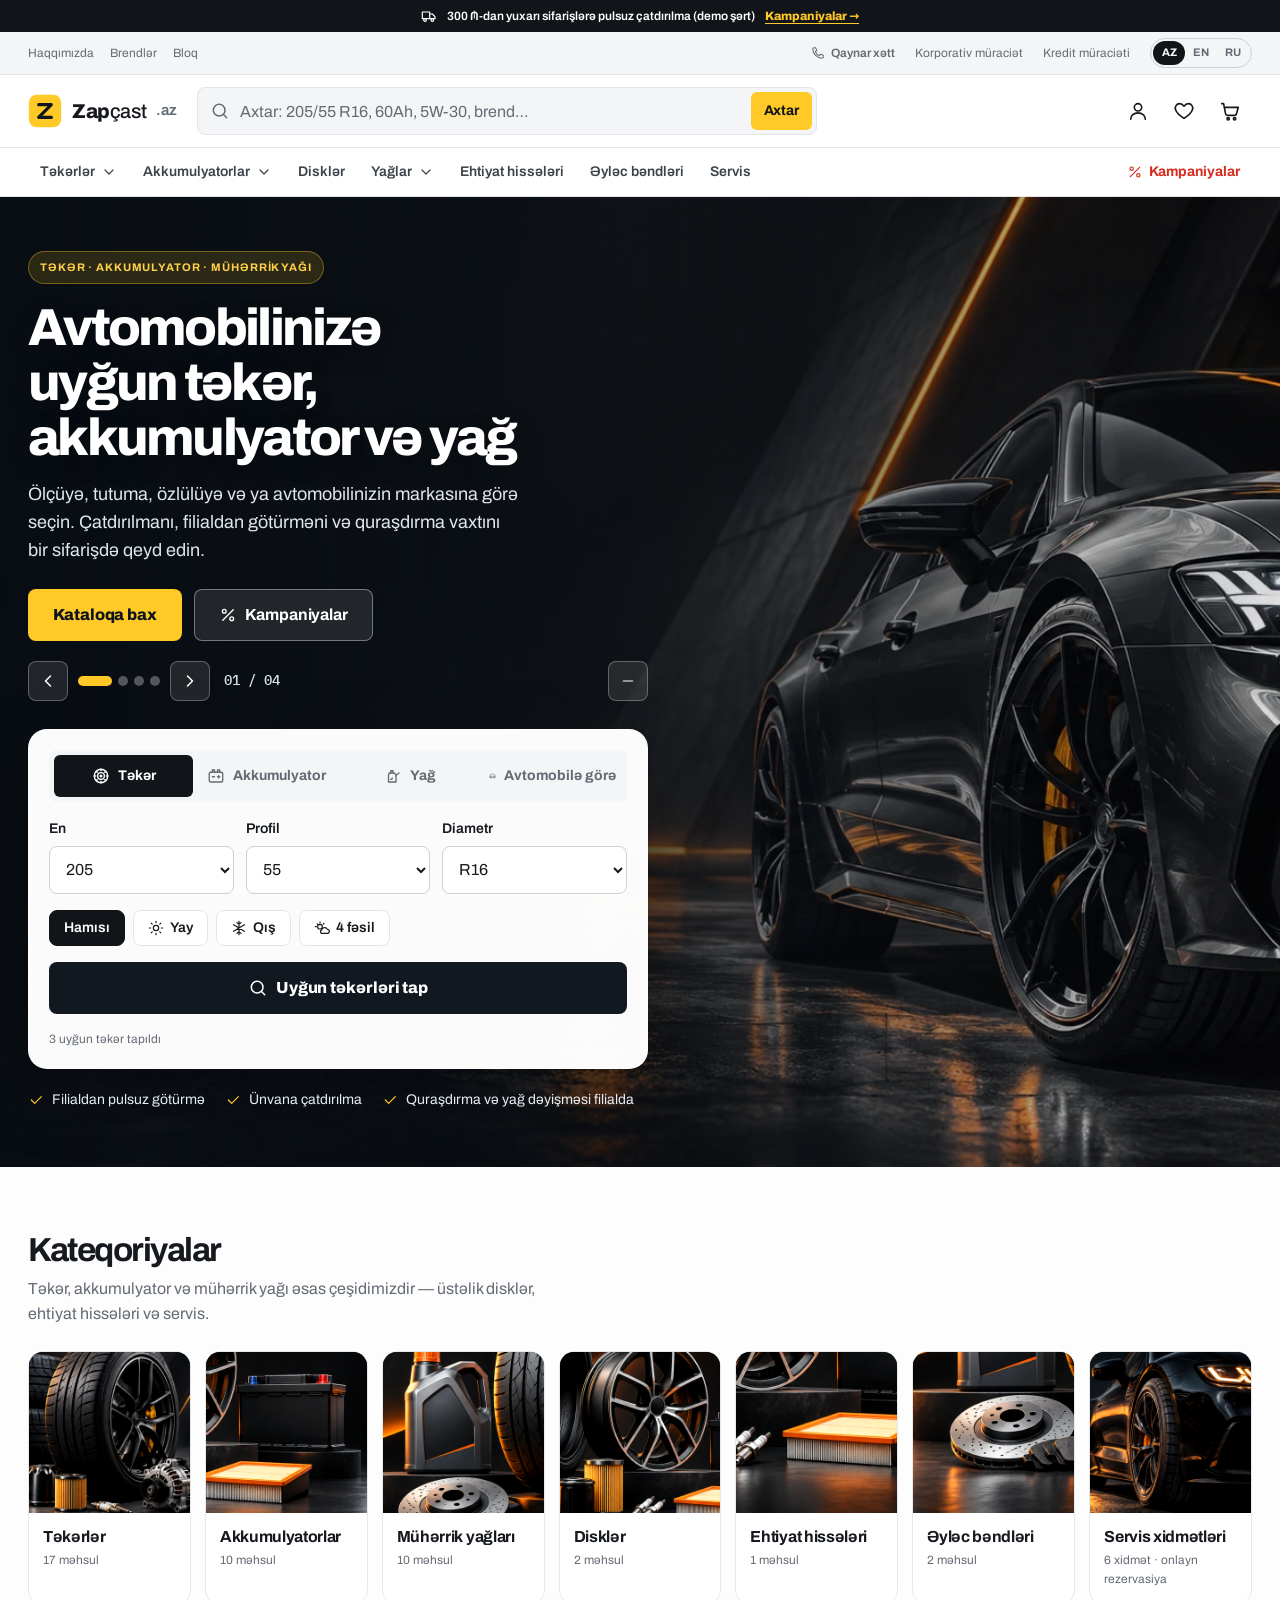
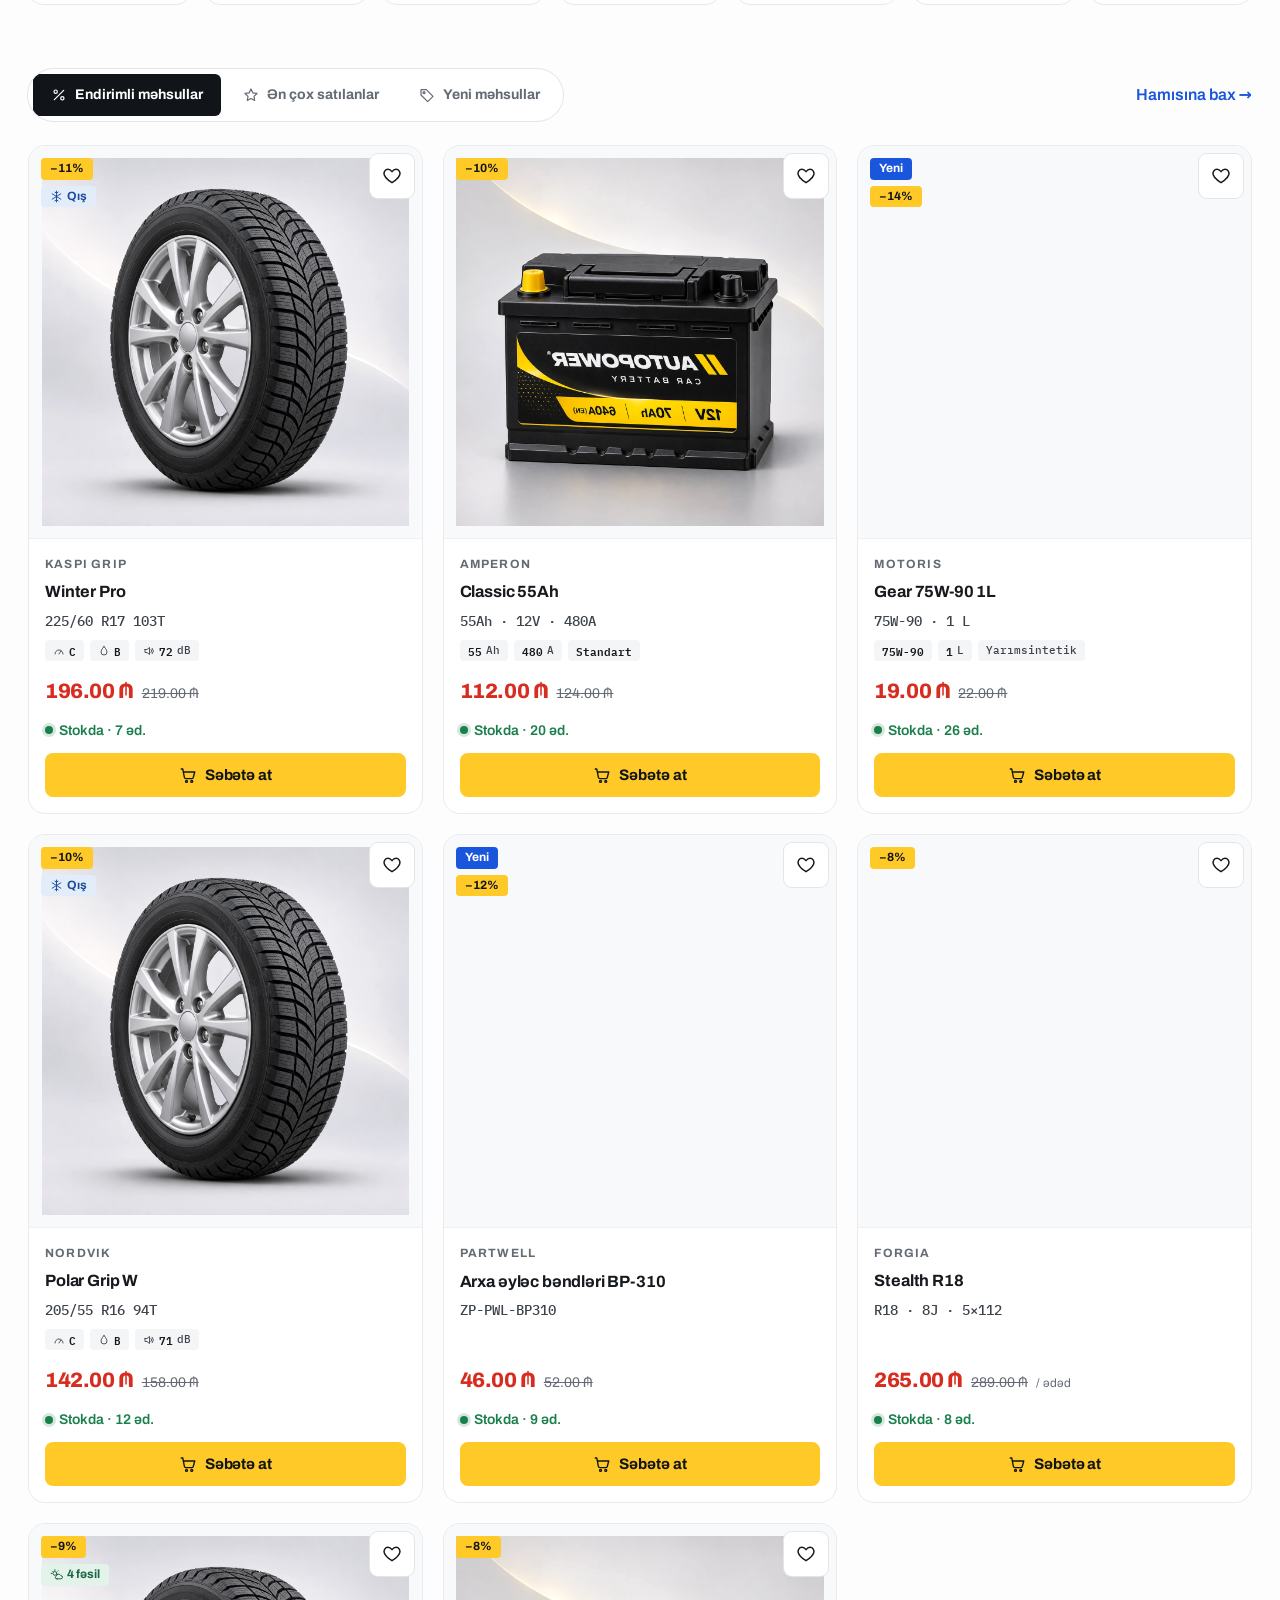
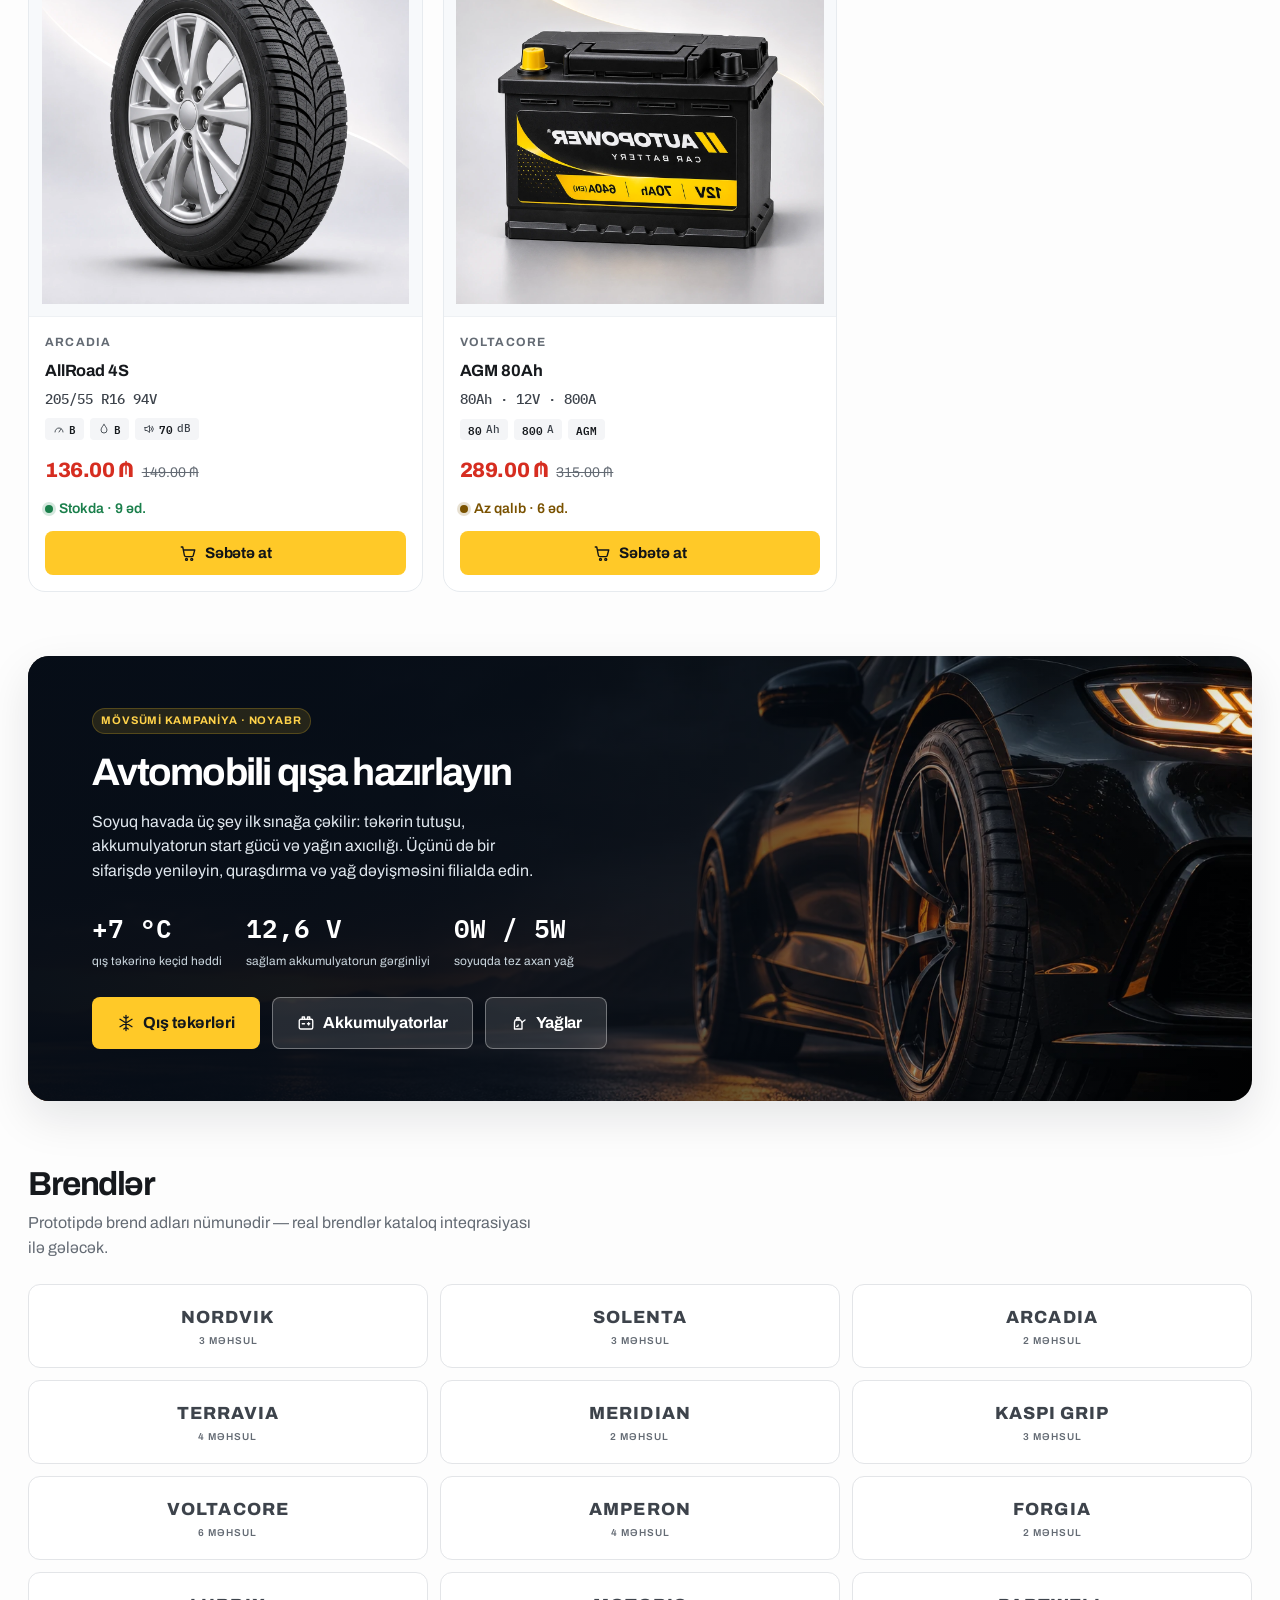
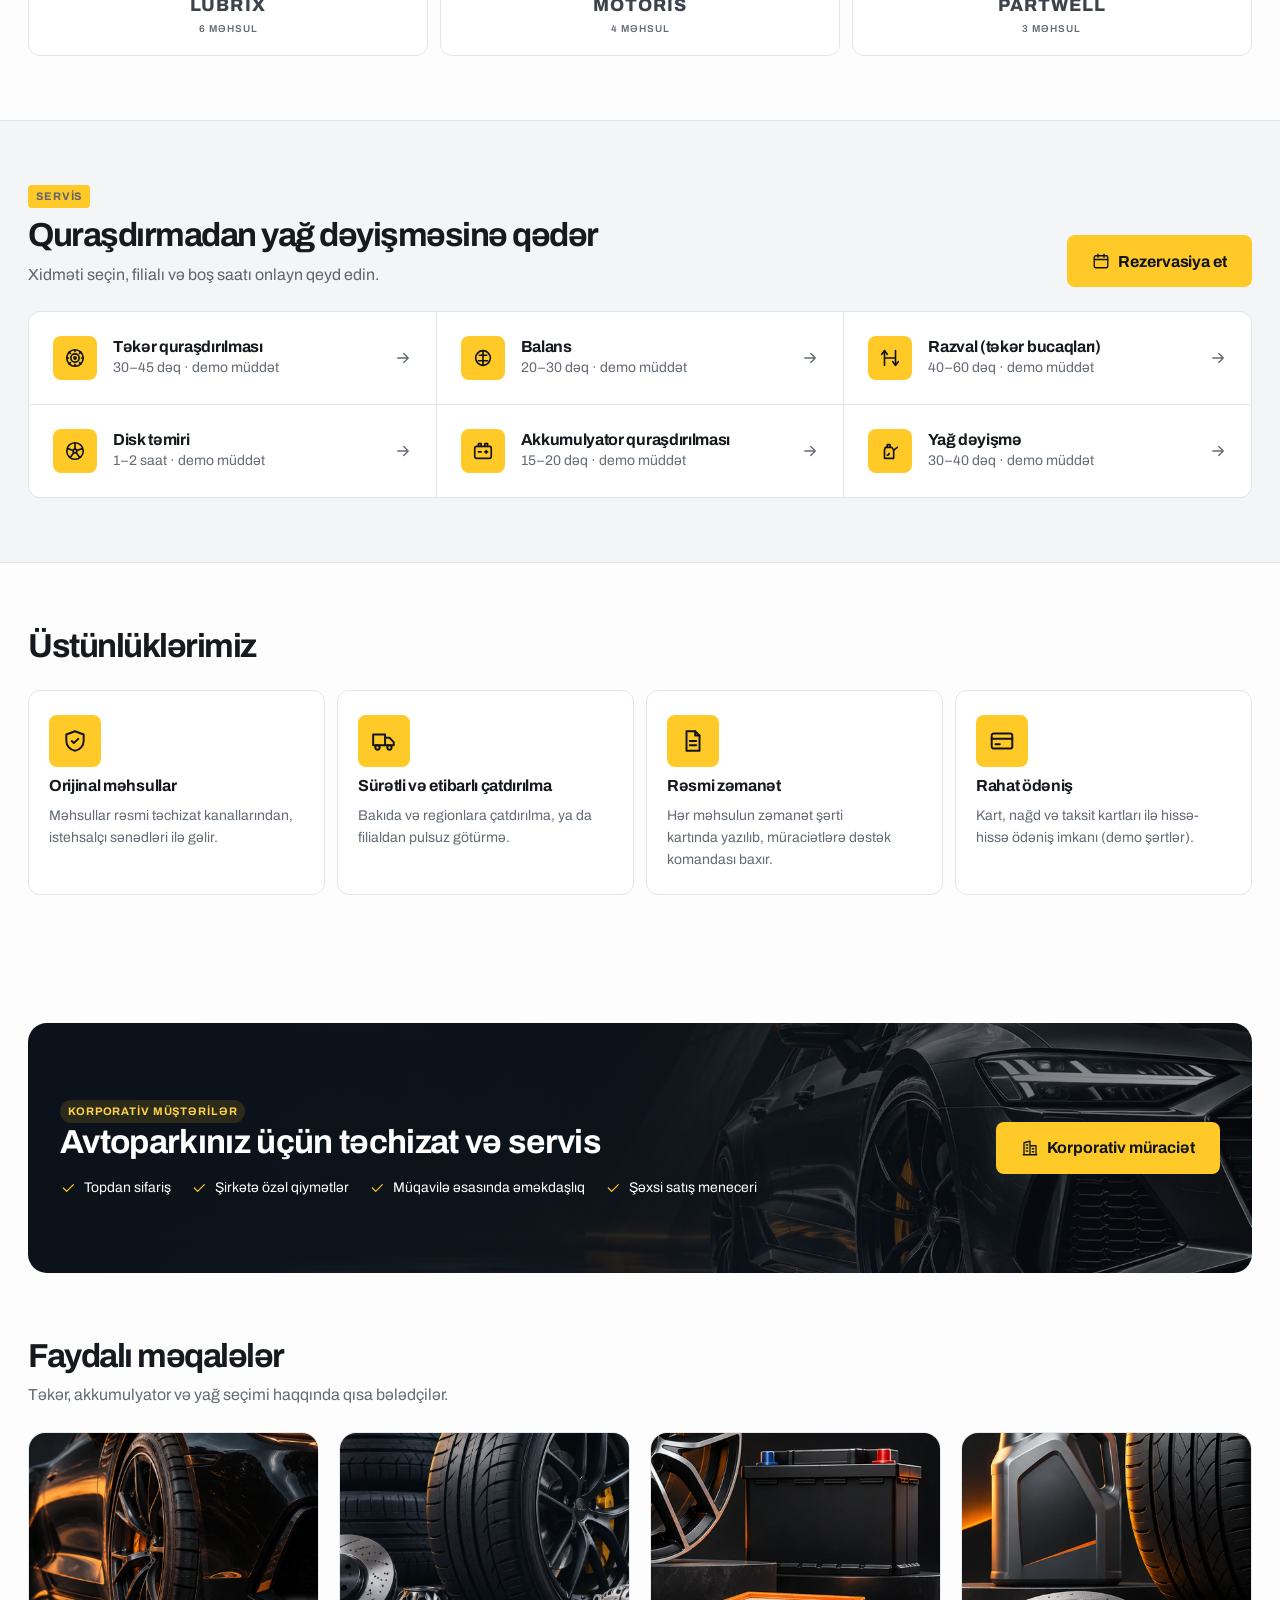
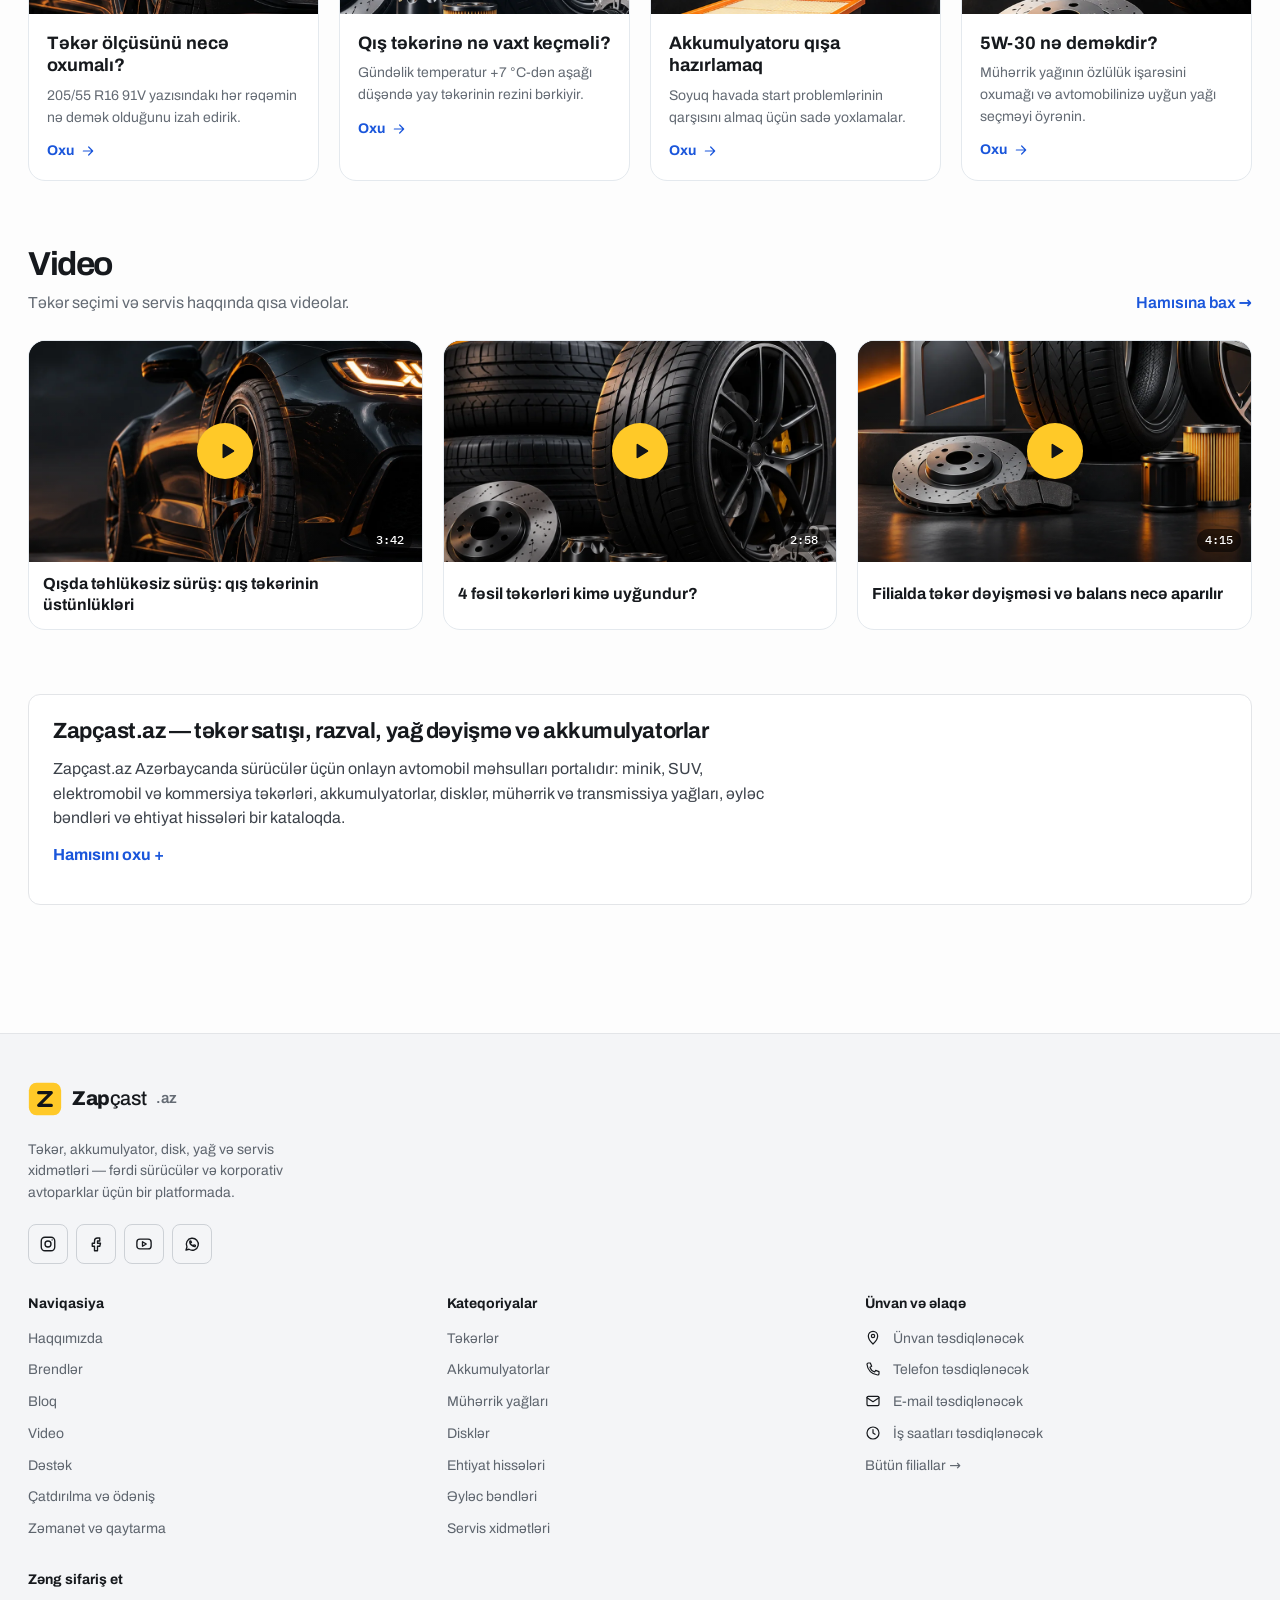
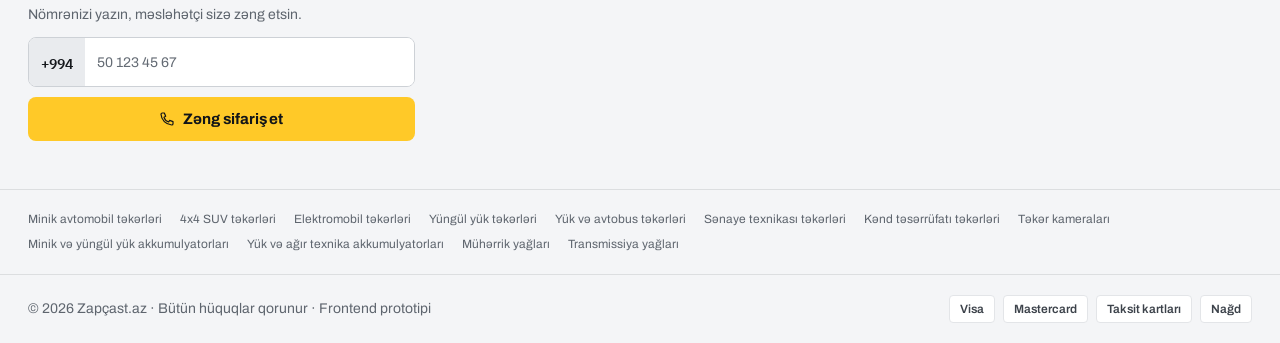
<file: index.html>
<!doctype html>
<html lang="az">
<head>
<meta charset="utf-8">
<meta name="viewport" content="width=device-width, initial-scale=1, viewport-fit=cover">
<title>Zapçast.az — təkər, akkumulyator və servis</title>
<meta name="claude:viewport-fit-sides" content="cover">
<meta name="description" content="Təkər, akkumulyator və mühərrik yağını ölçüyə, tutuma, özlülüyə və ya avtomobilinizin markasına görə tapın, servis vaxtını onlayn rezerv edin.">
<link rel="canonical" href="https://zapcast.az/">
<meta property="og:type" content="website">
<meta property="og:site_name" content="Zapçast.az">
<meta property="og:title" content="Zapçast.az — təkər, akkumulyator və servis">
<meta property="og:description" content="Təkər, akkumulyator və mühərrik yağını ölçüyə, tutuma, özlülüyə və ya avtomobilinizin markasına görə tapın, servis vaxtını onlayn rezerv edin.">
<meta property="og:url" content="https://zapcast.az/">
<meta property="og:locale" content="az_AZ">
<meta name="twitter:card" content="summary_large_image">
<meta name="theme-color" content="#FFC928">
<link rel="icon" href="data:image/svg+xml,%3Csvg xmlns=%27http://www.w3.org/2000/svg%27 viewBox=%270 0 40 40%27%3E%3Ccircle cx=%2720%27 cy=%2720%27 r=%2718%27 fill=%27%23FFC928%27/%3E%3Cpath d=%27M13 13h14L13 27h14%27 fill=%27none%27 stroke=%27%23111418%27 stroke-width=%273.6%27 stroke-linecap=%27round%27 stroke-linejoin=%27round%27/%3E%3C/svg%3E">
<link rel="preload" href="assets/fonts/archivo-latin-wdth-normal.woff2" as="font" type="font/woff2" crossorigin>
<link rel="stylesheet" href="css/fonts.css">
<link rel="stylesheet" href="css/variables.css">
<link rel="stylesheet" href="css/reset.css">
<link rel="stylesheet" href="css/base.css">
<link rel="stylesheet" href="css/layout.css">
<link rel="stylesheet" href="css/components.css">
<link rel="stylesheet" href="css/pages.css">
<link rel="stylesheet" href="css/responsive.css">
<link rel="stylesheet" href="css/theme.css">
<link rel="stylesheet" href="css/premium.css">
</head>
<body>
<div data-component="header"></div>
<main id="main" data-page="home" tabindex="-1">
<section class="hero" aria-labelledby="hero-title">
  <div class="container hero__inner">
    <div class="hero__copy">
      <div class="slider" data-slider aria-roledescription="karusel" aria-label="Kampaniyalar">
        <div class="slider__slides" aria-live="off">
          <div class="slide is-active" data-tone="yellow" data-art="0" role="group" aria-roledescription="slayd" aria-label="1 / 4">
            <p class="eyebrow">Təkər · Akkumulyator · Mühərrik yağı</p>
            <h1 id="hero-title">Avtomobilinizə uyğun təkər, akkumulyator və yağ</h1>
            <p class="hero__lede">Ölçüyə, tutuma, özlülüyə və ya avtomobilinizin markasına görə seçin. Çatdırılmanı, filialdan götürməni və quraşdırma vaxtını bir sifarişdə qeyd edin.</p>
            <div class="cluster"><a class="btn btn--primary btn--lg" href="catalog.html">Kataloqa bax</a><a class="btn btn--on-band btn--lg" href="catalog.html?sale=1"><span data-icon="percent" data-size="18"></span>Kampaniyalar</a></div>
          </div>
          <div class="slide" data-tone="sky" data-art="1" role="group" aria-roledescription="slayd" aria-label="2 / 4">
            <p class="eyebrow">Qış kampaniyası · Noyabr</p>
            <h2 class="slide__title">Qış təkərlərində 11%-dək endirim</h2>
            <p class="hero__lede">Seçilmiş qış modelləri kampaniya qiyməti ilə. Quraşdırma və balans vaxtını eyni sifarişdə seçin.</p>
            <div class="cluster"><a class="btn btn--dark btn--lg" href="catalog.html?cat=tyres&amp;season=winter"><span data-icon="snow" data-size="18"></span>Qış təkərlərinə bax</a><a class="btn btn--on-band btn--lg" href="booking.html?service=mount">Quraşdırma vaxtı seç</a></div>
          </div>
          <div class="slide" data-tone="grey" data-art="2" role="group" aria-roledescription="slayd" aria-label="3 / 4">
            <p class="eyebrow">Akkumulyatorlar</p>
            <h2 class="slide__title">Soyuq səhərdə də ilk cəhddə start</h2>
            <p class="hero__lede">Standart, EFB və AGM akkumulyatorlar — start-stop sistemli avtomobillər daxil. Filialda quraşdırma bir neçə dəqiqə çəkir.</p>
            <div class="cluster"><a class="btn btn--primary btn--lg" href="catalog.html?cat=batteries"><span data-icon="battery" data-size="18"></span>Akkumulyatorlara bax</a><a class="btn btn--on-band btn--lg" href="booking.html?service=battery">Quraşdırmaya yazıl</a></div>
          </div>
          <div class="slide" data-tone="mint" data-art="3" role="group" aria-roledescription="slayd" aria-label="4 / 4">
            <p class="eyebrow">Mühərrik yağları</p>
            <h2 class="slide__title">Yağ və filtr — bir vizitdə dəyişmə</h2>
            <p class="hero__lede">0W-20-dən 10W-40-a qədər mühərrik yağları, transmissiya mayeləri və filtrlər. Dəyişməni filialda onlayn rezerv edin.</p>
            <div class="cluster"><a class="btn btn--primary btn--lg" href="catalog.html?cat=oils"><span data-icon="oil" data-size="18"></span>Yağlara bax</a><a class="btn btn--on-band btn--lg" href="booking.html?service=oil">Yağ dəyişməyə yazıl</a></div>
          </div>
        </div>
        <div class="slider__controls">
          <button type="button" class="slider__btn" data-slide-prev aria-label="Əvvəlki slayd"><span data-icon="chevron-left" data-size="20"></span></button>
          <div class="slider__dots" role="group" aria-label="Slayd seçimi">
            <button type="button" aria-label="1-ci slayd" aria-current="true" data-slide-to="0"></button>
            <button type="button" aria-label="2-ci slayd" data-slide-to="1"></button>
            <button type="button" aria-label="3-cü slayd" data-slide-to="2"></button>
            <button type="button" aria-label="4-cü slayd" data-slide-to="3"></button>
          </div>
          <button type="button" class="slider__btn" data-slide-next aria-label="Növbəti slayd"><span data-icon="chevron-right" data-size="20"></span></button>
          <span class="slider__count mono" data-slide-count>01 / 04</span>
          <button type="button" class="slider__btn slider__pause" data-slide-pause aria-label="Avtomatik keçidi dayandır" aria-pressed="false"><span data-icon="minus" data-size="16"></span></button>
        </div>
      </div>
      <div class="finder" id="finder" data-finder>
        <div class="seg seg--4" role="tablist" aria-label="Nə axtarırsınız?">
          <button type="button" role="tab" id="tab-size" aria-controls="panel-size" aria-selected="true"><span data-icon="tyre" data-size="18"></span>Təkər</button>
          <button type="button" role="tab" id="tab-bat" aria-controls="panel-bat" aria-selected="false" tabindex="-1"><span data-icon="battery" data-size="18"></span>Akkumulyator</button>
          <button type="button" role="tab" id="tab-oil" aria-controls="panel-oil" aria-selected="false" tabindex="-1"><span data-icon="oil" data-size="18"></span>Yağ</button>
          <button type="button" role="tab" id="tab-car" aria-controls="panel-car" aria-selected="false" tabindex="-1"><span data-icon="car" data-size="18"></span>Avtomobilə görə</button>
        </div>
        <div role="tabpanel" id="panel-size" aria-labelledby="tab-size">
          <form id="finder-size" class="stack" action="catalog.html" data-finder-form="tyres">
            <div class="finder__fields">
              <div class="field"><label for="fs-width">En</label><select class="select" id="fs-width" name="w"></select></div>
              <div class="field"><label for="fs-profile">Profil</label><select class="select" id="fs-profile" name="p"></select></div>
              <div class="field"><label for="fs-diameter">Diametr</label><select class="select" id="fs-diameter" name="d"></select></div>
            </div>
            <fieldset class="finder__season">
              <legend class="sr-only">Mövsüm</legend>
              <label class="chip chip--radio"><input type="radio" name="season" value="" checked>Hamısı</label>
              <label class="chip chip--radio"><input type="radio" name="season" value="summer"><span data-icon="sun" data-size="16"></span>Yay</label>
              <label class="chip chip--radio"><input type="radio" name="season" value="winter"><span data-icon="snow" data-size="16"></span>Qış</label>
              <label class="chip chip--radio"><input type="radio" name="season" value="all"><span data-icon="season" data-size="16"></span>4 fəsil</label>
            </fieldset>
            <button class="btn btn--primary btn--lg btn--block" type="submit"><span data-icon="search" data-size="20"></span>Uyğun təkərləri tap</button>
            <p class="finder__note" data-finder-count aria-live="polite"></p>
          </form>
        </div>
        <div role="tabpanel" id="panel-bat" aria-labelledby="tab-bat" hidden>
          <form id="finder-bat" class="stack" action="catalog.html" data-finder-form="batteries">
            <div class="finder__fields finder__fields--2">
              <div class="field"><label for="fb-ah">Tutum</label><select class="select" id="fb-ah" name="ah"></select></div>
              <div class="field"><label for="fb-pol">Polyarlıq</label><select class="select" id="fb-pol" name="pol"><option value="">Fərqi yoxdur</option><option>Sağ (+)</option><option>Sol (+)</option></select></div>
            </div>
            <fieldset class="finder__season">
              <legend class="sr-only">Texnologiya</legend>
              <label class="chip chip--radio"><input type="radio" name="tech" value="" checked>Hamısı</label>
              <label class="chip chip--radio"><input type="radio" name="tech" value="Standart">Standart</label>
              <label class="chip chip--radio"><input type="radio" name="tech" value="EFB">EFB · start-stop</label>
              <label class="chip chip--radio"><input type="radio" name="tech" value="AGM">AGM</label>
            </fieldset>
            <button class="btn btn--primary btn--lg btn--block" type="submit"><span data-icon="search" data-size="20"></span>Uyğun akkumulyatorları tap</button>
            <p class="finder__note" data-finder-count aria-live="polite"></p>
          </form>
        </div>
        <div role="tabpanel" id="panel-oil" aria-labelledby="tab-oil" hidden>
          <form id="finder-oil" class="stack" action="catalog.html" data-finder-form="oils">
            <div class="finder__fields finder__fields--2">
              <div class="field"><label for="fo-visc">Özlülük (SAE)</label><select class="select" id="fo-visc" name="visc"></select></div>
              <div class="field"><label for="fo-type">Növ</label><select class="select" id="fo-type" name="otype"></select></div>
            </div>
            <fieldset class="finder__season">
              <legend class="sr-only">Həcm</legend>
              <label class="chip chip--radio"><input type="radio" name="vol" value="" checked>İstənilən həcm</label>
              <label class="chip chip--radio"><input type="radio" name="vol" value="4">4 L · tam dəyişmə</label>
              <label class="chip chip--radio"><input type="radio" name="vol" value="1">1 L · tamamlama</label>
            </fieldset>
            <button class="btn btn--primary btn--lg btn--block" type="submit"><span data-icon="search" data-size="20"></span>Uyğun yağları tap</button>
            <p class="finder__note" data-finder-count aria-live="polite"></p>
          </form>
        </div>
        <div role="tabpanel" id="panel-car" aria-labelledby="tab-car" hidden>
          <form id="finder-vehicle" class="stack" action="catalog.html">
            <div class="finder__fields finder__fields--vehicle">
              <div class="field"><label for="fv-make">Marka</label><select class="select" id="fv-make"></select></div>
              <div class="field"><label for="fv-model">Model</label><select class="select" id="fv-model"></select></div>
              <div class="field"><label for="fv-year">İl</label><select class="select" id="fv-year"></select></div>
            </div>
            <div class="vehicle-needs" data-vehicle-result aria-live="polite">
              <p class="finder__note">Marka, model və ili seçin — təkər ölçüsünü, akkumulyator tutumunu və yağ özlülüyünü göstərəcəyik.</p>
            </div>
          </form>
        </div>
      </div>
      <ul class="hero__trust" role="list">
        <li><span data-icon="check" data-size="16"></span>Filialdan pulsuz götürmə</li>
        <li><span data-icon="check" data-size="16"></span>Ünvana çatdırılma</li>
        <li><span data-icon="check" data-size="16"></span>Quraşdırma və yağ dəyişməsi filialda</li>
      </ul>
    </div>
    <div class="hero__visual hero__visual--cinematic" aria-hidden="true"></div>
  </div>
</section>

<section class="section" aria-labelledby="cats-title">
  <div class="container">
    <div class="section-head"><div class="section-head__text"><h2 id="cats-title">Kateqoriyalar</h2><p>Təkər, akkumulyator və mühərrik yağı əsas çeşidimizdir — üstəlik disklər, ehtiyat hissələri və servis.</p></div></div>
    <div class="bento" data-categories></div>
  </div>
</section>

<section class="section section--flush-top" aria-labelledby="prod-title">
  <div class="container">
    <h2 class="sr-only" id="prod-title">Məhsullar</h2>
    <div class="product-tabs" data-product-tabs>
      <div class="product-tabs__bar">
        <div class="seg-tabs" role="tablist" aria-label="Məhsul seçimi">
          <button type="button" role="tab" id="pt-sale" aria-controls="pt-panel" aria-selected="true" data-ptab="sale"><span data-icon="percent" data-size="16"></span>Endirimli məhsullar</button>
          <button type="button" role="tab" id="pt-best" aria-controls="pt-panel" aria-selected="false" tabindex="-1" data-ptab="best"><span data-icon="star" data-size="16"></span>Ən çox satılanlar</button>
          <button type="button" role="tab" id="pt-new" aria-controls="pt-panel" aria-selected="false" tabindex="-1" data-ptab="new"><span data-icon="tag" data-size="16"></span>Yeni məhsullar</button>
        </div>
        <a class="link" href="catalog.html?sale=1" data-ptab-all>Hamısına bax →</a>
      </div>
      <div class="product-grid" id="pt-panel" role="tabpanel" aria-labelledby="pt-sale" data-ptab-grid></div>
    </div>
  </div>
</section>

<section class="section section--flush-top" aria-labelledby="promo-title">
  <div class="container">
    <div class="promo">
      <div class="promo__copy">
        <p class="eyebrow">Mövsümi kampaniya · Noyabr</p>
        <h2 id="promo-title">Avtomobili qışa hazırlayın</h2>
        <p>Soyuq havada üç şey ilk sınağa çəkilir: təkərin tutuşu, akkumulyatorun start gücü və yağın axıcılığı. Üçünü də bir sifarişdə yeniləyin, quraşdırma və yağ dəyişməsini filialda edin.</p>
        <div class="promo__facts">
          <div class="promo__fact"><b>+7 °C</b><span>qış təkərinə keçid həddi</span></div>
          <div class="promo__fact"><b>12,6 V</b><span>sağlam akkumulyatorun gərginliyi</span></div>
          <div class="promo__fact"><b>0W / 5W</b><span>soyuqda tez axan yağ</span></div>
        </div>
        <div class="cluster">
          <a class="btn btn--primary btn--lg" href="catalog.html?cat=tyres&amp;season=winter"><span data-icon="snow" data-size="18"></span>Qış təkərləri</a>
          <a class="btn btn--on-band btn--lg" href="catalog.html?cat=batteries"><span data-icon="battery" data-size="18"></span>Akkumulyatorlar</a>
          <a class="btn btn--on-band btn--lg" href="catalog.html?cat=oils"><span data-icon="oil" data-size="18"></span>Yağlar</a>
        </div>
      </div>
      <div class="promo__art" aria-hidden="true"></div>
    </div>
  </div>
</section>

<section class="section section--flush-top" id="brands" aria-labelledby="brands-title">
  <div class="container">
    <div class="section-head"><div class="section-head__text"><h2 id="brands-title">Brendlər</h2><p>Prototipdə brend adları nümunədir — real brendlər kataloq inteqrasiyası ilə gələcək.</p></div></div>
    <div class="brand-strip" data-brands></div>
  </div>
</section>

<section class="service-band" aria-labelledby="svc-title">
  <div class="container">
    <div class="section-head">
      <div class="section-head__text"><p class="eyebrow">Servis</p><h2 id="svc-title">Quraşdırmadan yağ dəyişməsinə qədər</h2><p>Xidməti seçin, filialı və boş saatı onlayn qeyd edin.</p></div>
      <a class="btn btn--primary btn--lg" href="booking.html"><span data-icon="calendar" data-size="18"></span>Rezervasiya et</a>
    </div>
    <div class="service-tiles" data-service-tiles></div>
  </div>
</section>

<section class="section section--flush-top" aria-labelledby="why-title">
  <div class="container">
    <div class="section-head"><div class="section-head__text"><h2 id="why-title">Üstünlüklərimiz</h2></div></div>
    <div class="why">
      <div class="why__item"><span class="why__icon"><span data-icon="shield" data-size="26"></span></span><h3>Orijinal məhsullar</h3><p>Məhsullar rəsmi təchizat kanallarından, istehsalçı sənədləri ilə gəlir.</p></div>
      <div class="why__item"><span class="why__icon"><span data-icon="truck" data-size="26"></span></span><h3>Sürətli və etibarlı çatdırılma</h3><p>Bakıda və regionlara çatdırılma, ya da filialdan pulsuz götürmə.</p></div>
      <div class="why__item"><span class="why__icon"><span data-icon="doc" data-size="26"></span></span><h3>Rəsmi zəmanət</h3><p>Hər məhsulun zəmanət şərti kartında yazılıb, müraciətlərə dəstək komandası baxır.</p></div>
      <div class="why__item"><span class="why__icon"><span data-icon="card" data-size="26"></span></span><h3>Rahat ödəniş</h3><p>Kart, nağd və taksit kartları ilə hissə-hissə ödəniş imkanı (demo şərtlər).</p></div>
    </div>
  </div>
</section>

<section class="section" aria-labelledby="b2b-title">
  <div class="container">
    <div class="b2b-banner">
      <div>
        <p class="eyebrow">Korporativ müştərilər</p>
        <h2 id="b2b-title">Avtoparkınız üçün təchizat və servis</h2>
        <ul class="b2b-banner__list" role="list">
          <li><span data-icon="check" data-size="16"></span>Topdan sifariş</li><li><span data-icon="check" data-size="16"></span>Şirkətə özəl qiymətlər</li>
          <li><span data-icon="check" data-size="16"></span>Müqavilə əsasında əməkdaşlıq</li><li><span data-icon="check" data-size="16"></span>Şəxsi satış meneceri</li>
        </ul>
      </div>
      <div class="b2b-banner__actions">
        <a class="btn btn--ink btn--lg" href="business.html"><span data-icon="building" data-size="18"></span>Korporativ müraciət</a>
      </div>
    </div>
  </div>
</section>

<section class="section section--flush-top" id="blog" aria-labelledby="blog-title">
  <div class="container">
    <div class="section-head"><div class="section-head__text"><h2 id="blog-title">Faydalı məqalələr</h2><p>Təkər, akkumulyator və yağ seçimi haqqında qısa bələdçilər.</p></div></div>
    <div class="grid-4" data-articles></div>
  </div>
</section>

<section class="section section--flush-top" id="video" aria-labelledby="video-title">
  <div class="container">
    <div class="section-head"><div class="section-head__text"><h2 id="video-title">Video</h2><p>Təkər seçimi və servis haqqında qısa videolar.</p></div><button type="button" class="link link-btn" data-video-all>Hamısına bax →</button></div>
    <div class="grid-3" data-videos></div>
  </div>
</section>

<section class="section section--flush-top" aria-labelledby="seo-title">
  <div class="container">
    <article class="seo-text panel">
      <h2 id="seo-title">Zapçast.az — təkər satışı, razval, yağ dəyişmə və akkumulyatorlar</h2>
      <p>Zapçast.az Azərbaycanda sürücülər üçün onlayn avtomobil məhsulları portalıdır: minik, SUV, elektromobil və kommersiya təkərləri, akkumulyatorlar, disklər, mühərrik və transmissiya yağları, əyləc bəndləri və ehtiyat hissələri bir kataloqda.</p>
      <details class="seo-text__more">
        <summary><span class="seo-text__open">Hamısını oxu +</span><span class="seo-text__close">Bağla −</span></summary>
        <div class="prose">
          <h3>Geniş təkər seçimi və düzgün ölçü</h3>
          <p>Yay təkərləri isti havada quru və yaş asfaltda dəqiq idarəetmə verir. Qış təkərləri +7 °C-dən aşağı temperaturda, qar və buzda tutuşu artırır. 4 fəsil təkərləri mülayim iqlimdə il boyu istifadə üçün kompromis seçimdir. Ölçüyə, avtomobilə və mövsümə görə filtrlər düzgün təkəri tez tapmağa kömək edir.</p>
          <h3>Disklər</h3>
          <p>Alüminium ərinti, polad və döymə disklər həm görünüş, həm də idarəetmə üçün seçilir. Disk seçərkən diametr, en, PCD, ET və mərkəz dəliyi (DIA) avtomobilə uyğun olmalıdır.</p>
          <h3>Mühərrik yağları və akkumulyatorlar</h3>
          <p>Yağ seçimində istehsalçının tövsiyə etdiyi özlülük (məsələn 5W-30) və standart əsasdır. Akkumulyator seçərkən tutum (Ah), soyuq start cərəyanı (A) və texnologiya — standart, EFB və ya AGM — avtomobilin sisteminə uyğun olmalıdır.</p>
          <h3>Çatdırılma və ödəniş</h3>
          <p>Bakıda və regionlara çatdırılma, ya da filialdan götürmə mümkündür. Ödəniş kartla onlayn, təhvil zamanı nağd və ya taksit kartları ilə edilə bilər. Prototipdə tariflər və şərtlər nümunədir.</p>
        </div>
      </details>
    </article>
  </div>
</section>
</main>
<div data-component="footer"></div>
<script src="js/core.js" defer></script>
<script src="js/data/products.js" defer></script>
<script src="js/components/icons.js" defer></script>
<script src="js/components/product-media.js" defer></script>
<script src="js/components/toast.js" defer></script>
<script src="js/components/modal.js" defer></script>
<script src="js/modules/store.js" defer></script>
<script src="js/modules/forms.js" defer></script>
<script src="js/components/product-card.js" defer></script>
<script src="js/components/vehicle-selector.js" defer></script>
<script src="js/components/header.js" defer></script>
<script src="js/modules/home.js" defer></script>
<script src="js/modules/catalog.js" defer></script>
<script src="js/modules/product.js" defer></script>
<script src="js/modules/cart.js" defer></script>
<script src="js/modules/checkout.js" defer></script>
<script src="js/modules/booking.js" defer></script>
<script src="js/modules/pages-misc.js" defer></script>
<script src="js/app.js" defer></script>
</body>
</html>
</file>
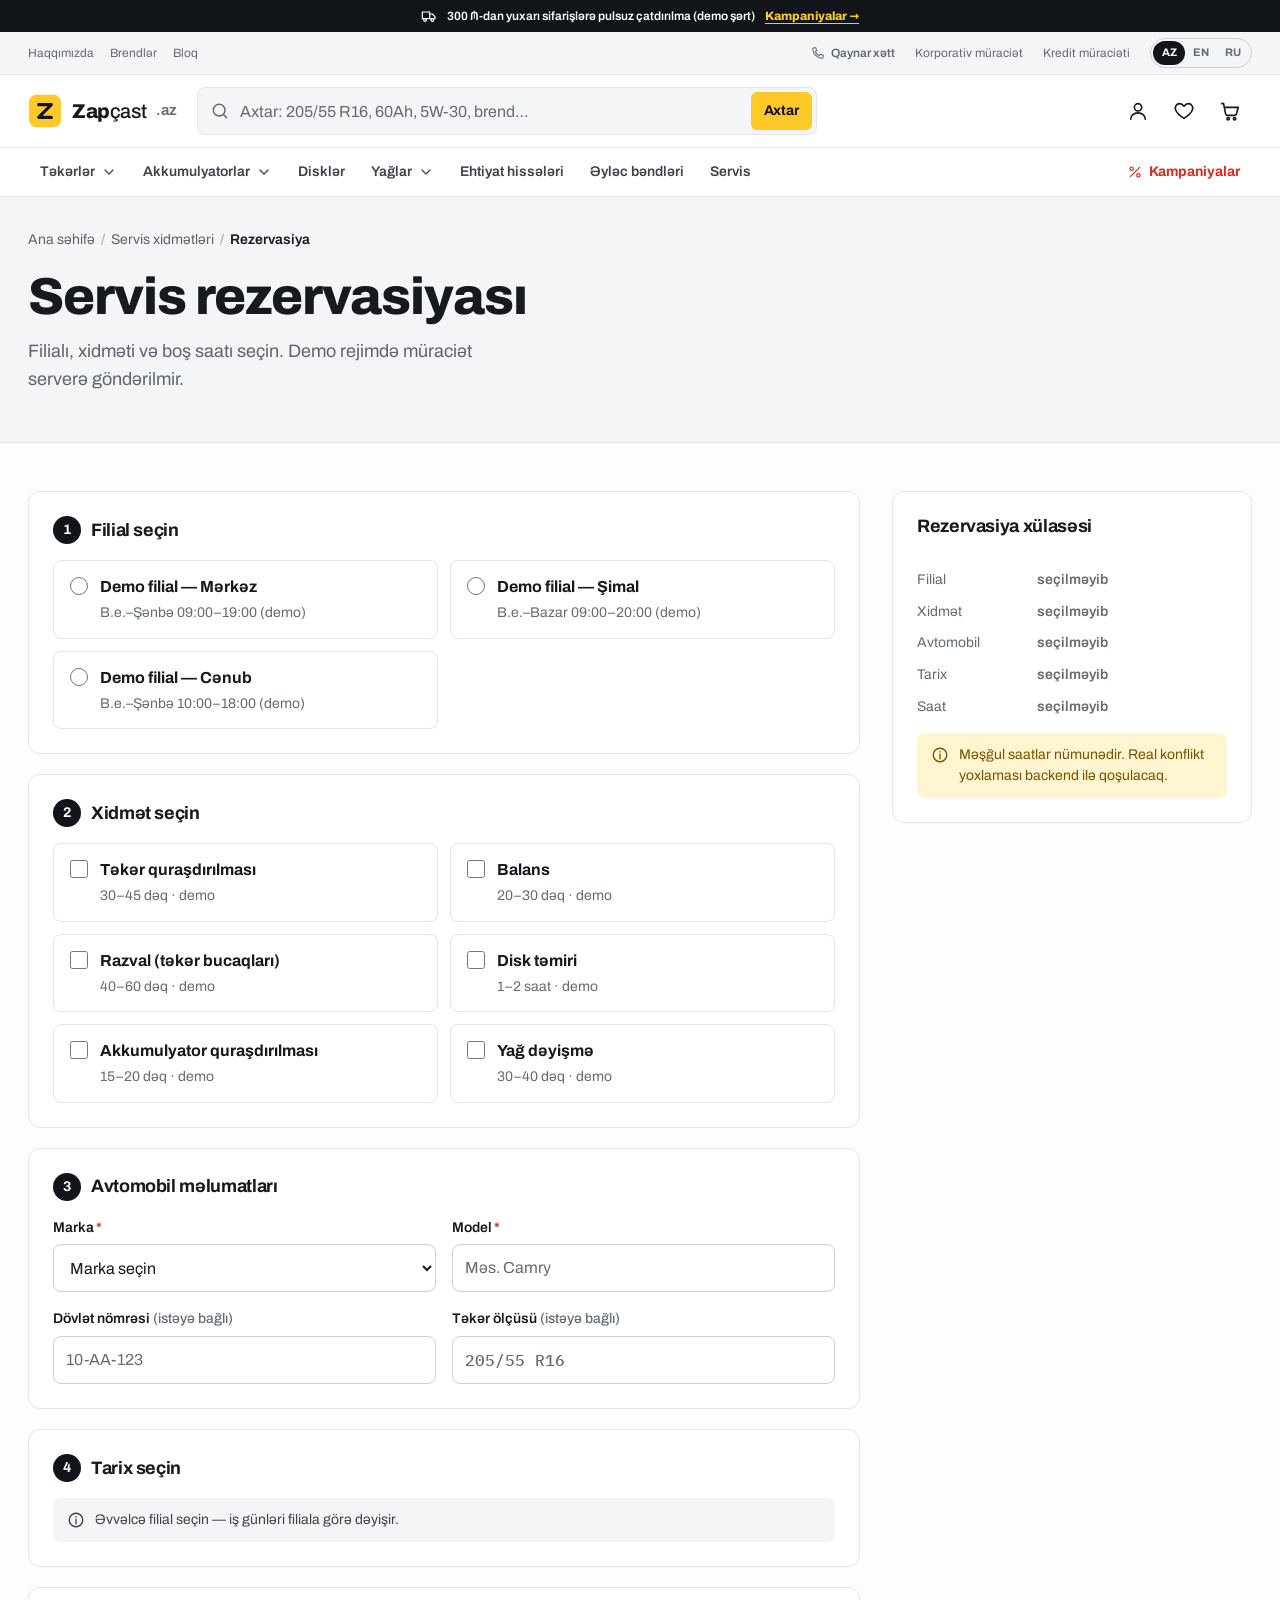
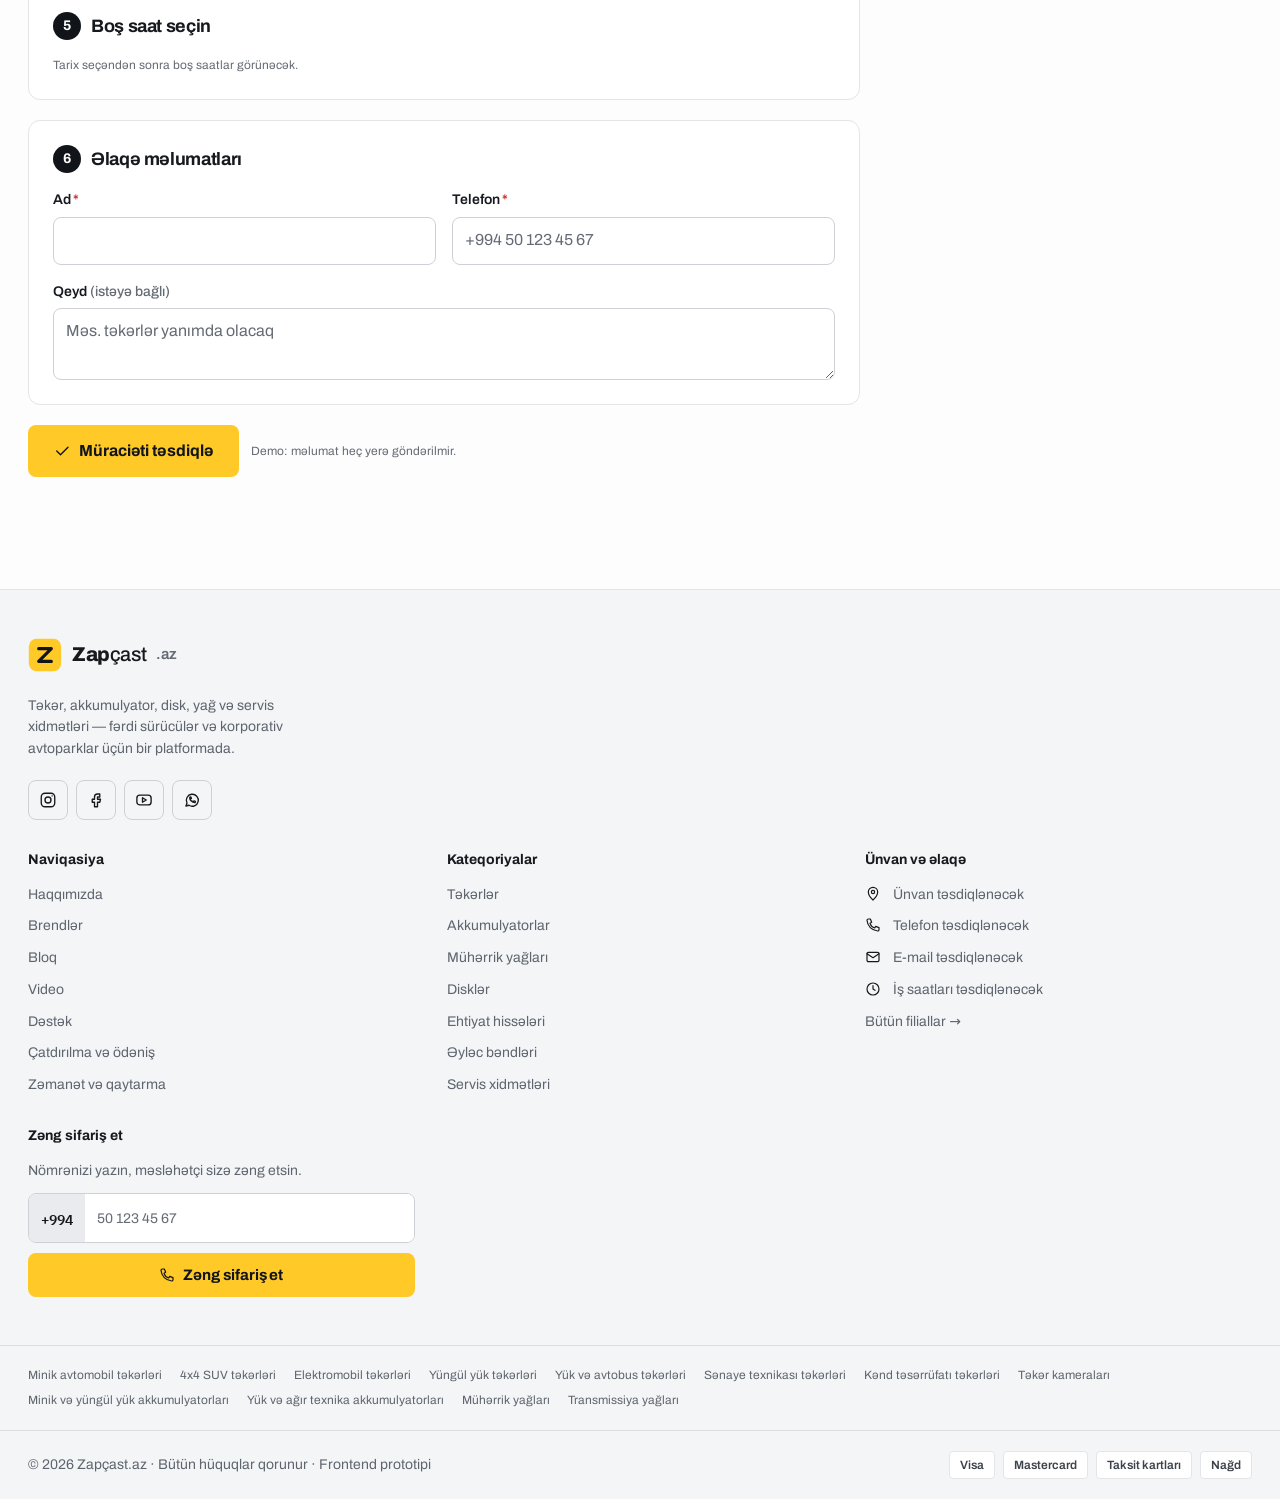
<file: booking.html>
<!doctype html>
<html lang="az">
<head>
<meta charset="utf-8">
<meta name="viewport" content="width=device-width, initial-scale=1, viewport-fit=cover">
<title>Servis rezervasiyası — Zapçast.az</title>
<meta name="claude:viewport-fit-sides" content="cover">
<meta name="description" content="Filial, xidmət, tarix və boş saat seçərək servis rezervasiyası edin.">
<link rel="canonical" href="https://zapcast.az/booking.html">
<meta property="og:type" content="website">
<meta property="og:site_name" content="Zapçast.az">
<meta property="og:title" content="Servis rezervasiyası — Zapçast.az">
<meta property="og:description" content="Filial, xidmət, tarix və boş saat seçərək servis rezervasiyası edin.">
<meta property="og:url" content="https://zapcast.az/booking.html">
<meta property="og:locale" content="az_AZ">
<meta name="twitter:card" content="summary_large_image">
<meta name="theme-color" content="#FFC928">
<link rel="icon" href="data:image/svg+xml,%3Csvg xmlns=%27http://www.w3.org/2000/svg%27 viewBox=%270 0 40 40%27%3E%3Ccircle cx=%2720%27 cy=%2720%27 r=%2718%27 fill=%27%23FFC928%27/%3E%3Cpath d=%27M13 13h14L13 27h14%27 fill=%27none%27 stroke=%27%23111418%27 stroke-width=%273.6%27 stroke-linecap=%27round%27 stroke-linejoin=%27round%27/%3E%3C/svg%3E">
<link rel="preload" href="assets/fonts/archivo-latin-wdth-normal.woff2" as="font" type="font/woff2" crossorigin>
<link rel="stylesheet" href="css/fonts.css">
<link rel="stylesheet" href="css/variables.css">
<link rel="stylesheet" href="css/reset.css">
<link rel="stylesheet" href="css/base.css">
<link rel="stylesheet" href="css/layout.css">
<link rel="stylesheet" href="css/components.css">
<link rel="stylesheet" href="css/pages.css">
<link rel="stylesheet" href="css/responsive.css">
<link rel="stylesheet" href="css/theme.css">
<link rel="stylesheet" href="css/premium.css">
</head>
<body>
<div data-component="header"></div>
<main id="main" data-page="booking" tabindex="-1">
<section class="band-head"><div class="container"><nav class="breadcrumb" aria-label="Breadcrumb"><ol><li><a href="index.html">Ana səhifə</a></li><li><a href="services.html">Servis xidmətləri</a></li><li><span aria-current="page">Rezervasiya</span></li></ol></nav><h1>Servis rezervasiyası</h1><p>Filialı, xidməti və boş saatı seçin. Demo rejimdə müraciət serverə göndərilmir.</p></div></section>
<div class="container section--tight">
  <div class="booking-layout" data-booking-layout>
    <form id="booking-form" class="booking-form" novalidate>
      <section class="panel" aria-labelledby="bk1"><h2 class="panel__title" id="bk1"><span class="step-num">1</span>Filial seçin</h2><fieldset><legend class="sr-only">Filial</legend><div class="choice-grid" data-booking-branches></div></fieldset></section>
      <section class="panel" aria-labelledby="bk2"><h2 class="panel__title" id="bk2"><span class="step-num">2</span>Xidmət seçin</h2><fieldset><legend class="sr-only">Xidmətlər</legend><div class="choice-grid" data-booking-services></div></fieldset><p class="field-error" data-err="services" hidden></p></section>
      <section class="panel" aria-labelledby="bk3"><h2 class="panel__title" id="bk3"><span class="step-num">3</span>Avtomobil məlumatları</h2><div class="form-grid">
        <div class="field"><label for="bk-make">Marka<span class="req">*</span></label><select class="select" id="bk-make" name="make" required></select></div>
        <div class="field"><label for="bk-model">Model<span class="req">*</span></label><input class="input" id="bk-model" name="model" required minlength="2" placeholder="Məs. Camry"></div>
        <div class="field"><label for="bk-plate">Dövlət nömrəsi <span class="opt">(istəyə bağlı)</span></label><input class="input" id="bk-plate" name="plate" placeholder="10-AA-123" autocomplete="off"></div>
        <div class="field"><label for="bk-size">Təkər ölçüsü <span class="opt">(istəyə bağlı)</span></label><input class="input mono" id="bk-size" name="size" placeholder="205/55 R16"></div>
      </div></section>
      <section class="panel" aria-labelledby="bk4"><h2 class="panel__title" id="bk4"><span class="step-num">4</span>Tarix seçin</h2><div data-calendar></div><p class="field-error" data-err="date" hidden></p></section>
      <section class="panel" aria-labelledby="bk5"><h2 class="panel__title" id="bk5"><span class="step-num">5</span>Boş saat seçin</h2><div data-slots></div><p class="field-error" data-err="slot" hidden></p></section>
      <section class="panel" aria-labelledby="bk6"><h2 class="panel__title" id="bk6"><span class="step-num">6</span>Əlaqə məlumatları</h2><div class="form-grid">
        <div class="field"><label for="bk-name">Ad<span class="req">*</span></label><input class="input" id="bk-name" name="name" required minlength="2" autocomplete="name"></div>
        <div class="field"><label for="bk-phone">Telefon<span class="req">*</span></label><input class="input" id="bk-phone" name="phone" type="tel" required autocomplete="tel" placeholder="+994 50 123 45 67"></div>
        <div class="field span-2"><label for="bk-note">Qeyd <span class="opt">(istəyə bağlı)</span></label><textarea class="textarea" id="bk-note" name="note" placeholder="Məs. təkərlər yanımda olacaq"></textarea></div>
      </div></section>
      <div class="form-actions"><button type="submit" class="btn btn--primary btn--lg"><span data-icon="check" data-size="18"></span>Müraciəti təsdiqlə</button><span class="muted fine">Demo: məlumat heç yerə göndərilmir.</span></div>
    </form>
    <aside class="summary panel booking-summary" aria-labelledby="bk-sum">
      <h2 class="panel__title" id="bk-sum">Rezervasiya xülasəsi</h2>
      <dl data-booking-summary></dl>
      <div class="notice notice--demo"><span data-icon="info" data-size="18"></span><span>Məşğul saatlar nümunədir. Real konflikt yoxlaması backend ilə qoşulacaq.</span></div>
    </aside>
  </div>
  <div data-booking-success hidden></div>
</div>
</main>
<div data-component="footer"></div>
<script src="js/core.js" defer></script>
<script src="js/data/products.js" defer></script>
<script src="js/components/icons.js" defer></script>
<script src="js/components/product-media.js" defer></script>
<script src="js/components/toast.js" defer></script>
<script src="js/components/modal.js" defer></script>
<script src="js/modules/store.js" defer></script>
<script src="js/modules/forms.js" defer></script>
<script src="js/components/product-card.js" defer></script>
<script src="js/components/vehicle-selector.js" defer></script>
<script src="js/components/header.js" defer></script>
<script src="js/modules/home.js" defer></script>
<script src="js/modules/catalog.js" defer></script>
<script src="js/modules/product.js" defer></script>
<script src="js/modules/cart.js" defer></script>
<script src="js/modules/checkout.js" defer></script>
<script src="js/modules/booking.js" defer></script>
<script src="js/modules/pages-misc.js" defer></script>
<script src="js/app.js" defer></script>
</body>
</html>
</file>
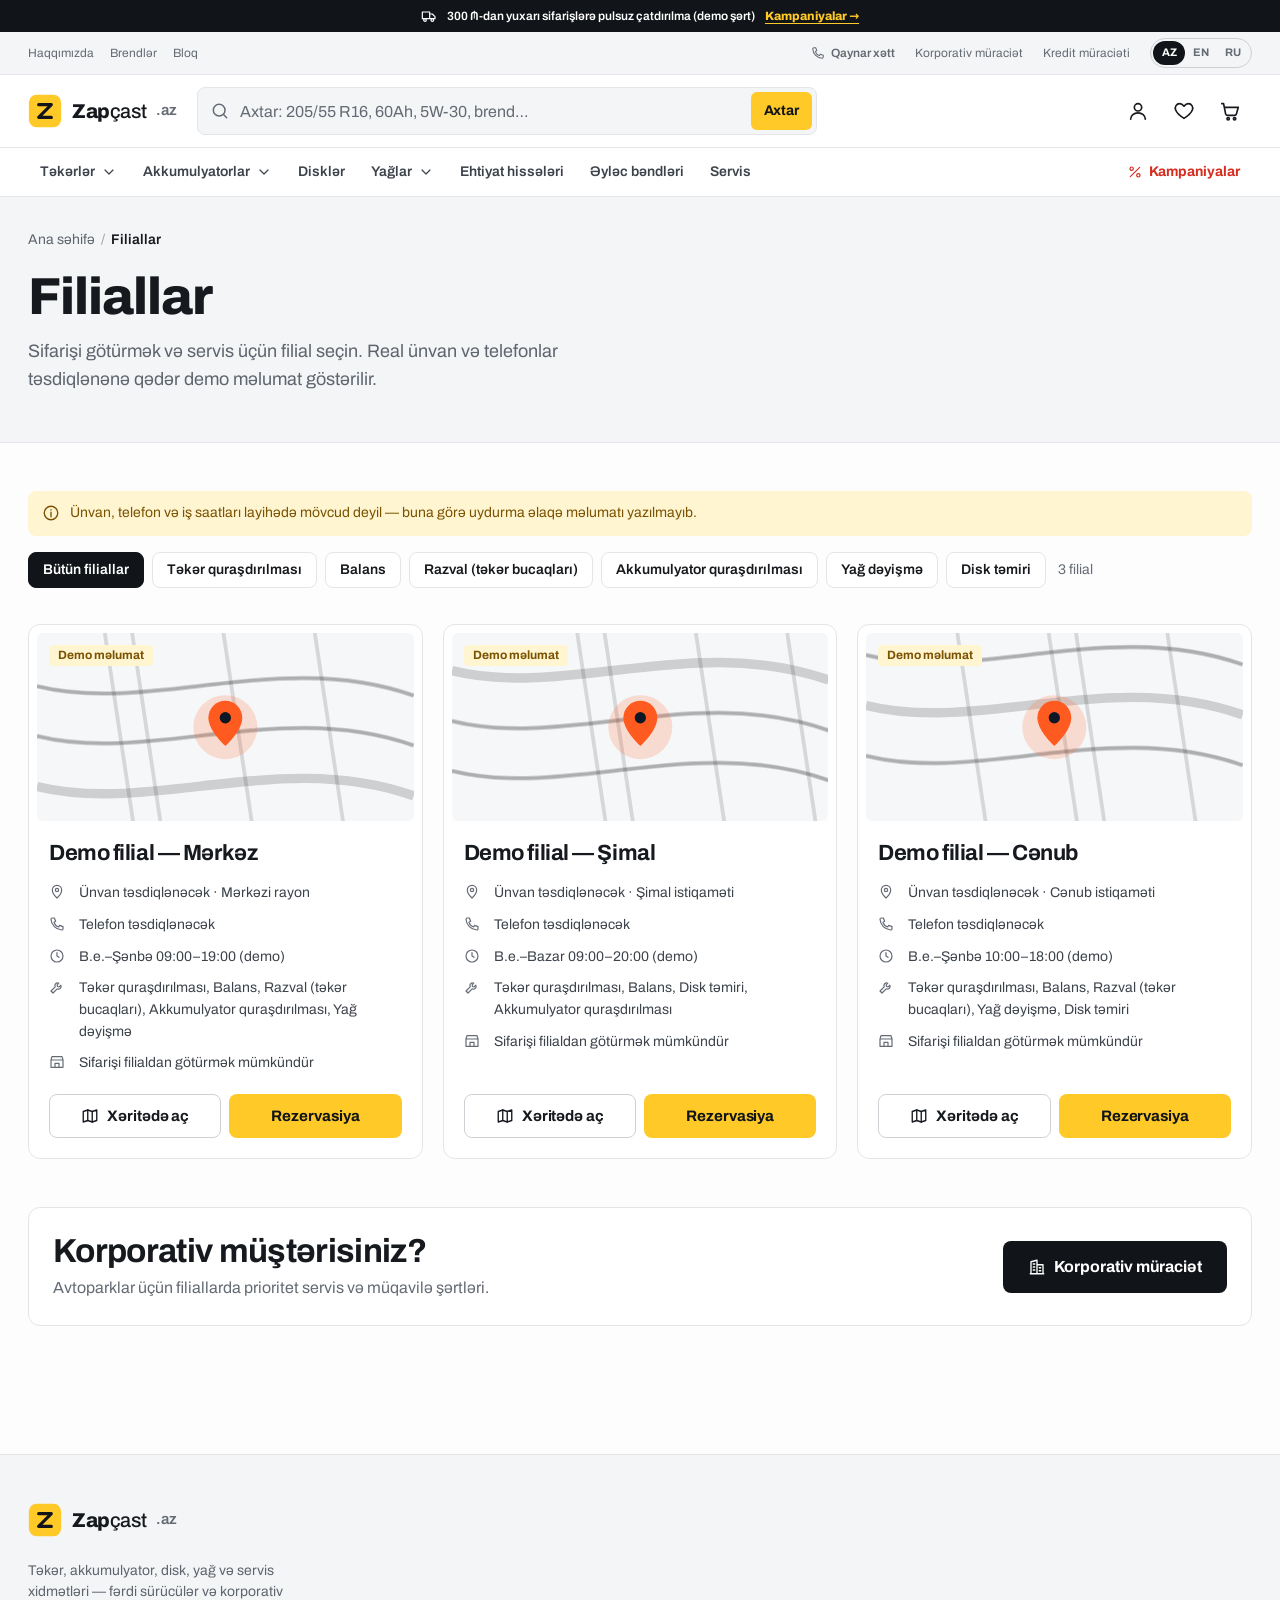
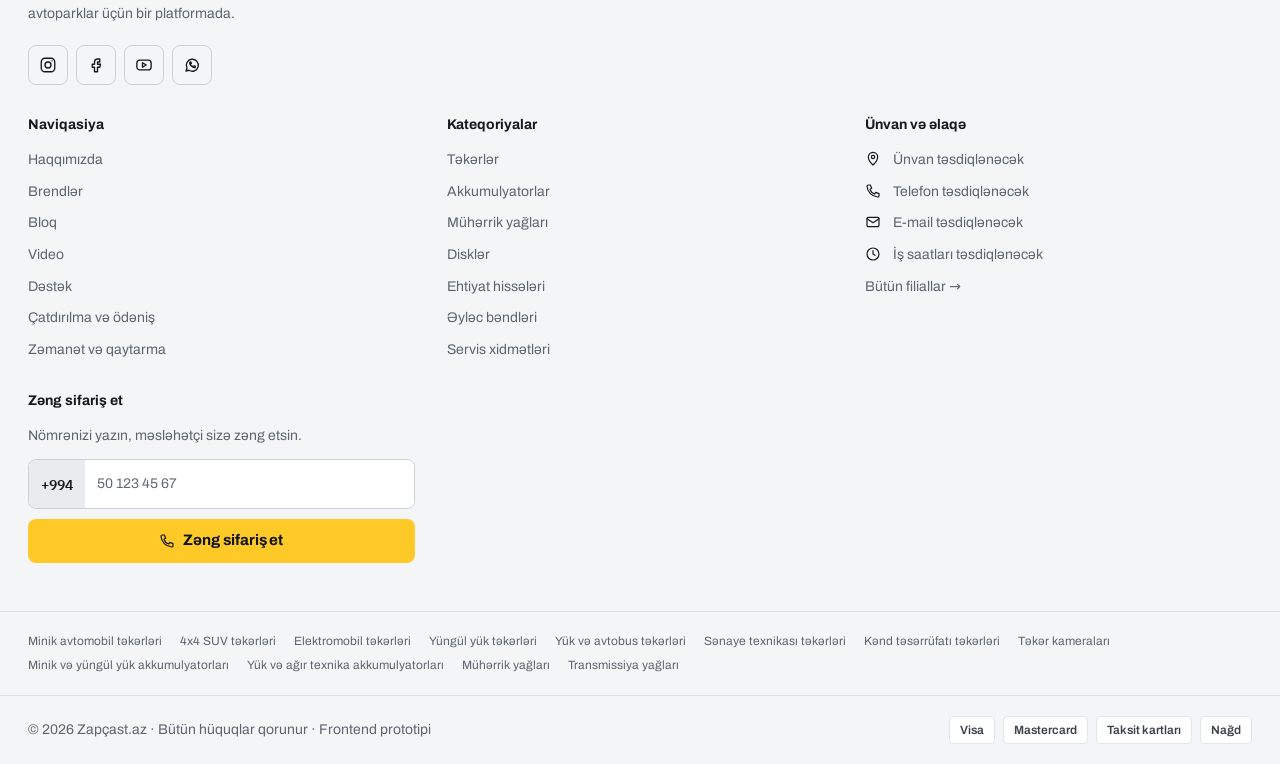
<file: branches.html>
<!doctype html>
<html lang="az">
<head>
<meta charset="utf-8">
<meta name="viewport" content="width=device-width, initial-scale=1, viewport-fit=cover">
<title>Filiallar — Zapçast.az</title>
<meta name="claude:viewport-fit-sides" content="cover">
<meta name="description" content="Zapçast filialları: iş saatları, xidmətlər və servis rezervasiyası.">
<link rel="canonical" href="https://zapcast.az/branches.html">
<meta property="og:type" content="website">
<meta property="og:site_name" content="Zapçast.az">
<meta property="og:title" content="Filiallar — Zapçast.az">
<meta property="og:description" content="Zapçast filialları: iş saatları, xidmətlər və servis rezervasiyası.">
<meta property="og:url" content="https://zapcast.az/branches.html">
<meta property="og:locale" content="az_AZ">
<meta name="twitter:card" content="summary_large_image">
<meta name="theme-color" content="#FFC928">
<link rel="icon" href="data:image/svg+xml,%3Csvg xmlns=%27http://www.w3.org/2000/svg%27 viewBox=%270 0 40 40%27%3E%3Ccircle cx=%2720%27 cy=%2720%27 r=%2718%27 fill=%27%23FFC928%27/%3E%3Cpath d=%27M13 13h14L13 27h14%27 fill=%27none%27 stroke=%27%23111418%27 stroke-width=%273.6%27 stroke-linecap=%27round%27 stroke-linejoin=%27round%27/%3E%3C/svg%3E">
<link rel="preload" href="assets/fonts/archivo-latin-wdth-normal.woff2" as="font" type="font/woff2" crossorigin>
<link rel="stylesheet" href="css/fonts.css">
<link rel="stylesheet" href="css/variables.css">
<link rel="stylesheet" href="css/reset.css">
<link rel="stylesheet" href="css/base.css">
<link rel="stylesheet" href="css/layout.css">
<link rel="stylesheet" href="css/components.css">
<link rel="stylesheet" href="css/pages.css">
<link rel="stylesheet" href="css/responsive.css">
<link rel="stylesheet" href="css/theme.css">
<link rel="stylesheet" href="css/premium.css">
</head>
<body>
<div data-component="header"></div>
<main id="main" data-page="branches" tabindex="-1">
<section class="band-head"><div class="container"><nav class="breadcrumb" aria-label="Breadcrumb"><ol><li><a href="index.html">Ana səhifə</a></li><li><span aria-current="page">Filiallar</span></li></ol></nav><h1>Filiallar</h1><p>Sifarişi götürmək və servis üçün filial seçin. Real ünvan və telefonlar təsdiqlənənə qədər demo məlumat göstərilir.</p></div></section>
<section class="section section--tight" aria-label="Filial siyahısı">
  <div class="container stack">
    <div class="notice notice--demo"><span data-icon="info" data-size="18"></span><span>Ünvan, telefon və iş saatları layihədə mövcud deyil — buna görə uydurma əlaqə məlumatı yazılmayıb.</span></div>
    <div class="toolbar"><div class="chip-row" data-branch-filter role="group" aria-label="Xidmətə görə filtr"></div><span class="page-head__count" data-branch-count aria-live="polite"></span></div>
    <div class="branch-grid" data-branch-grid></div>
  </div>
</section>
<section class="section section--flush-top">
  <div class="container"><div class="panel cta-panel"><div><h2>Korporativ müştərisiniz?</h2><p>Avtoparklar üçün filiallarda prioritet servis və müqavilə şərtləri.</p></div><a class="btn btn--ink btn--lg" href="business.html"><span data-icon="building" data-size="18"></span>Korporativ müraciət</a></div></div>
</section>
</main>
<div data-component="footer"></div>
<script src="js/core.js" defer></script>
<script src="js/data/products.js" defer></script>
<script src="js/components/icons.js" defer></script>
<script src="js/components/product-media.js" defer></script>
<script src="js/components/toast.js" defer></script>
<script src="js/components/modal.js" defer></script>
<script src="js/modules/store.js" defer></script>
<script src="js/modules/forms.js" defer></script>
<script src="js/components/product-card.js" defer></script>
<script src="js/components/vehicle-selector.js" defer></script>
<script src="js/components/header.js" defer></script>
<script src="js/modules/home.js" defer></script>
<script src="js/modules/catalog.js" defer></script>
<script src="js/modules/product.js" defer></script>
<script src="js/modules/cart.js" defer></script>
<script src="js/modules/checkout.js" defer></script>
<script src="js/modules/booking.js" defer></script>
<script src="js/modules/pages-misc.js" defer></script>
<script src="js/app.js" defer></script>
</body>
</html>
</file>
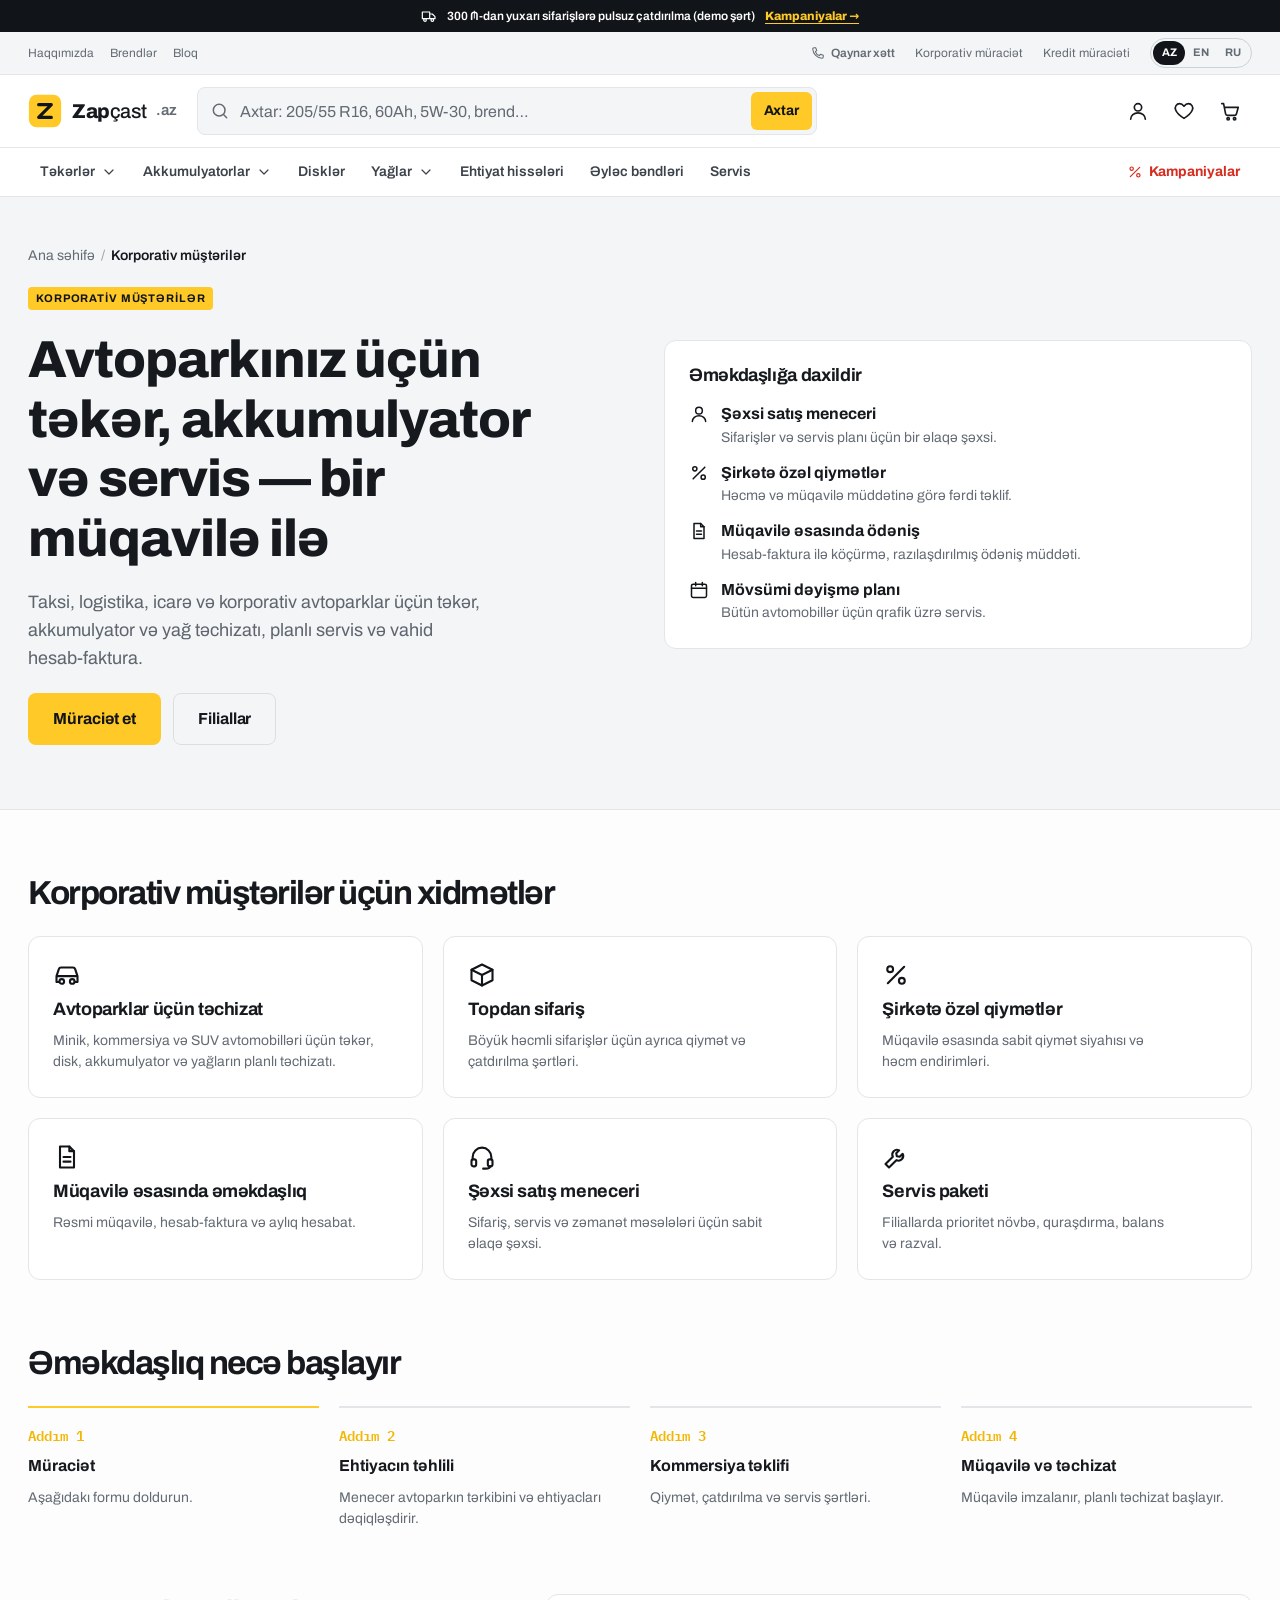
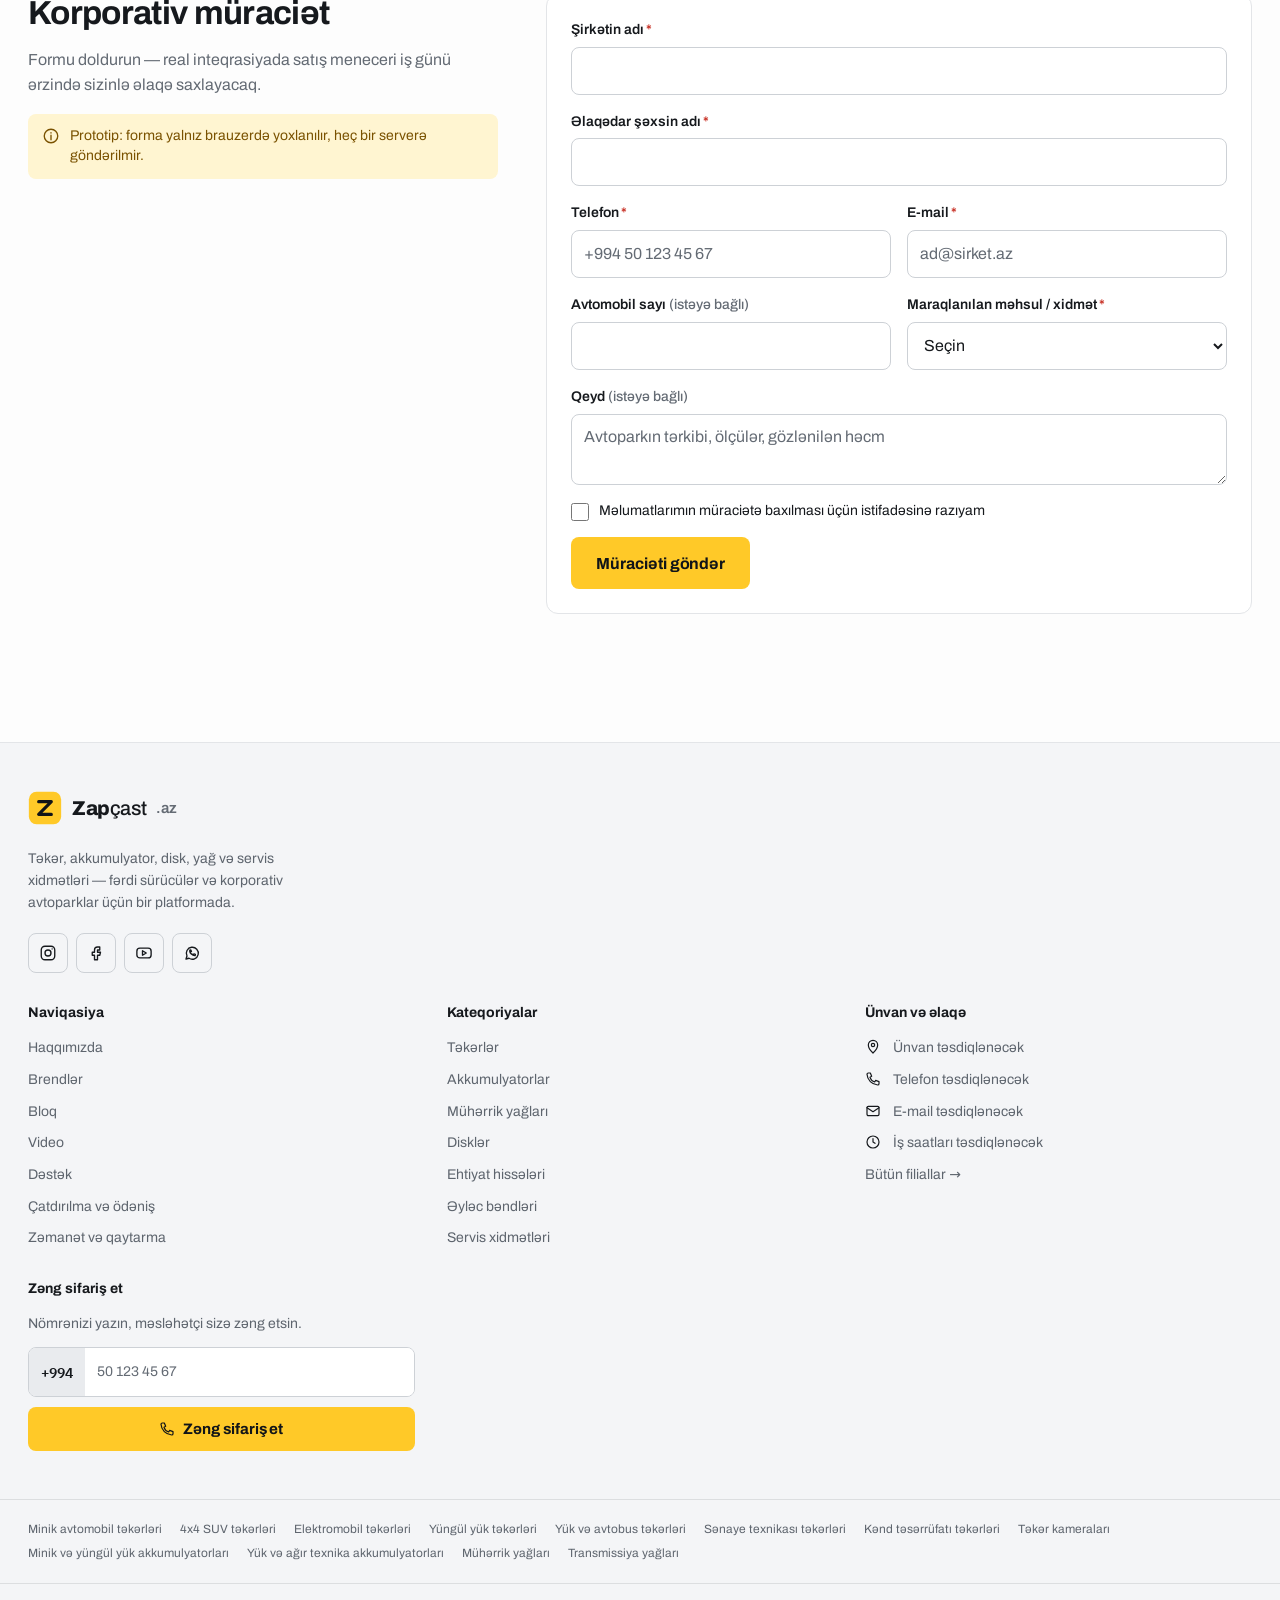
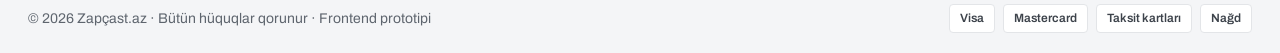
<file: business.html>
<!doctype html>
<html lang="az">
<head>
<meta charset="utf-8">
<meta name="viewport" content="width=device-width, initial-scale=1, viewport-fit=cover">
<title>Korporativ müştərilər — Zapçast.az</title>
<meta name="claude:viewport-fit-sides" content="cover">
<meta name="description" content="Avtoparklar üçün təchizat, topdan sifariş, şirkətə özəl qiymətlər və şəxsi satış meneceri.">
<link rel="canonical" href="https://zapcast.az/business.html">
<meta property="og:type" content="website">
<meta property="og:site_name" content="Zapçast.az">
<meta property="og:title" content="Korporativ müştərilər — Zapçast.az">
<meta property="og:description" content="Avtoparklar üçün təchizat, topdan sifariş, şirkətə özəl qiymətlər və şəxsi satış meneceri.">
<meta property="og:url" content="https://zapcast.az/business.html">
<meta property="og:locale" content="az_AZ">
<meta name="twitter:card" content="summary_large_image">
<meta name="theme-color" content="#FFC928">
<link rel="icon" href="data:image/svg+xml,%3Csvg xmlns=%27http://www.w3.org/2000/svg%27 viewBox=%270 0 40 40%27%3E%3Ccircle cx=%2720%27 cy=%2720%27 r=%2718%27 fill=%27%23FFC928%27/%3E%3Cpath d=%27M13 13h14L13 27h14%27 fill=%27none%27 stroke=%27%23111418%27 stroke-width=%273.6%27 stroke-linecap=%27round%27 stroke-linejoin=%27round%27/%3E%3C/svg%3E">
<link rel="preload" href="assets/fonts/archivo-latin-wdth-normal.woff2" as="font" type="font/woff2" crossorigin>
<link rel="stylesheet" href="css/fonts.css">
<link rel="stylesheet" href="css/variables.css">
<link rel="stylesheet" href="css/reset.css">
<link rel="stylesheet" href="css/base.css">
<link rel="stylesheet" href="css/layout.css">
<link rel="stylesheet" href="css/components.css">
<link rel="stylesheet" href="css/pages.css">
<link rel="stylesheet" href="css/responsive.css">
<link rel="stylesheet" href="css/theme.css">
<link rel="stylesheet" href="css/premium.css">
</head>
<body>
<div data-component="header"></div>
<main id="main" data-page="business" tabindex="-1">
<section class="biz-hero" aria-labelledby="biz-title">
  <div class="container biz-hero__inner">
    <div class="biz-hero__copy">
      <nav class="breadcrumb" aria-label="Breadcrumb"><ol><li><a href="index.html">Ana səhifə</a></li><li><span aria-current="page">Korporativ müştərilər</span></li></ol></nav>
      <p class="eyebrow">Korporativ müştərilər</p>
      <h1 id="biz-title">Avtoparkınız üçün təkər, akkumulyator və servis — bir müqavilə ilə</h1>
      <p>Taksi, logistika, icarə və korporativ avtoparklar üçün təkər, akkumulyator və yağ təchizatı, planlı servis və vahid hesab-faktura.</p>
      <div class="cluster"><a class="btn btn--primary btn--lg" href="#b2b-form-section">Müraciət et</a><a class="btn btn--on-band btn--lg" href="branches.html">Filiallar</a></div>
    </div>
    <div class="biz-panel">
      <h2>Əməkdaşlığa daxildir</h2>
      <ul role="list">
        <li><span data-icon="user" data-size="20"></span><span><b>Şəxsi satış meneceri</b>Sifarişlər və servis planı üçün bir əlaqə şəxsi.</span></li>
        <li><span data-icon="percent" data-size="20"></span><span><b>Şirkətə özəl qiymətlər</b>Həcmə və müqavilə müddətinə görə fərdi təklif.</span></li>
        <li><span data-icon="doc" data-size="20"></span><span><b>Müqavilə əsasında ödəniş</b>Hesab-faktura ilə köçürmə, razılaşdırılmış ödəniş müddəti.</span></li>
        <li><span data-icon="calendar" data-size="20"></span><span><b>Mövsümi dəyişmə planı</b>Bütün avtomobillər üçün qrafik üzrə servis.</span></li>
      </ul>
    </div>
  </div>
</section>
<section class="section" aria-labelledby="feat-title">
  <div class="container">
    <div class="section-head"><div class="section-head__text"><h2 id="feat-title">Korporativ müştərilər üçün xidmətlər</h2></div></div>
    <div class="grid-3">
      <article class="feature-card"><span data-icon="car" data-size="28"></span><h3>Avtoparklar üçün təchizat</h3><p>Minik, kommersiya və SUV avtomobilləri üçün təkər, disk, akkumulyator və yağların planlı təchizatı.</p></article>
      <article class="feature-card"><span data-icon="box" data-size="28"></span><h3>Topdan sifariş</h3><p>Böyük həcmli sifarişlər üçün ayrıca qiymət və çatdırılma şərtləri.</p></article>
      <article class="feature-card"><span data-icon="percent" data-size="28"></span><h3>Şirkətə özəl qiymətlər</h3><p>Müqavilə əsasında sabit qiymət siyahısı və həcm endirimləri.</p></article>
      <article class="feature-card"><span data-icon="doc" data-size="28"></span><h3>Müqavilə əsasında əməkdaşlıq</h3><p>Rəsmi müqavilə, hesab-faktura və aylıq hesabat.</p></article>
      <article class="feature-card"><span data-icon="headset" data-size="28"></span><h3>Şəxsi satış meneceri</h3><p>Sifariş, servis və zəmanət məsələləri üçün sabit əlaqə şəxsi.</p></article>
      <article class="feature-card"><span data-icon="wrench" data-size="28"></span><h3>Servis paketi</h3><p>Filiallarda prioritet növbə, quraşdırma, balans və razval.</p></article>
    </div>
  </div>
</section>
<section class="section section--flush-top" aria-labelledby="proc-title">
  <div class="container">
    <div class="section-head"><div class="section-head__text"><h2 id="proc-title">Əməkdaşlıq necə başlayır</h2></div></div>
    <ol class="service-flow">
      <li><span class="mono">Addım 1</span><b>Müraciət</b><span>Aşağıdakı formu doldurun.</span></li>
      <li><span class="mono">Addım 2</span><b>Ehtiyacın təhlili</b><span>Menecer avtoparkın tərkibini və ehtiyacları dəqiqləşdirir.</span></li>
      <li><span class="mono">Addım 3</span><b>Kommersiya təklifi</b><span>Qiymət, çatdırılma və servis şərtləri.</span></li>
      <li><span class="mono">Addım 4</span><b>Müqavilə və təchizat</b><span>Müqavilə imzalanır, planlı təchizat başlayır.</span></li>
    </ol>
  </div>
</section>
<section class="section section--flush-top" id="b2b-form-section" aria-labelledby="form-title">
  <div class="container biz-form-wrap">
    <div class="stack">
      <h2 id="form-title">Korporativ müraciət</h2>
      <p class="muted">Formu doldurun — real inteqrasiyada satış meneceri iş günü ərzində sizinlə əlaqə saxlayacaq.</p>
      <div class="notice notice--demo"><span data-icon="info" data-size="18"></span><span>Prototip: forma yalnız brauzerdə yoxlanılır, heç bir serverə göndərilmir.</span></div>
    </div>
    <div>
      <form id="b2b-form" class="panel stack" novalidate>
        <div class="form-grid">
          <div class="field span-2"><label for="b2b-company">Şirkətin adı<span class="req">*</span></label><input class="input" id="b2b-company" name="company" required minlength="2" autocomplete="organization"></div>
          <div class="field span-2"><label for="b2b-contact">Əlaqədar şəxsin adı<span class="req">*</span></label><input class="input" id="b2b-contact" name="contact" required minlength="2" autocomplete="name"></div>
          <div class="field"><label for="b2b-phone">Telefon<span class="req">*</span></label><input class="input" id="b2b-phone" name="phone" type="tel" required autocomplete="tel" placeholder="+994 50 123 45 67"></div>
          <div class="field"><label for="b2b-email">E-mail<span class="req">*</span></label><input class="input" id="b2b-email" name="email" type="email" required autocomplete="email" placeholder="ad@sirket.az"></div>
          <div class="field"><label for="b2b-fleet">Avtomobil sayı <span class="opt">(istəyə bağlı)</span></label><input class="input tabular" id="b2b-fleet" name="fleet" type="number" inputmode="numeric" min="1" max="100000"></div>
          <div class="field"><label for="b2b-interest">Maraqlanılan məhsul / xidmət<span class="req">*</span></label><select class="select" id="b2b-interest" name="interest" required></select></div>
          <div class="field span-2"><label for="b2b-note">Qeyd <span class="opt">(istəyə bağlı)</span></label><textarea class="textarea" id="b2b-note" name="note" placeholder="Avtoparkın tərkibi, ölçülər, gözlənilən həcm"></textarea></div>
        </div>
        <label class="check"><input type="checkbox" id="b2b-consent" name="consent" required>Məlumatlarımın müraciətə baxılması üçün istifadəsinə razıyam</label>
        <div class="form-actions"><button class="btn btn--primary btn--lg" type="submit">Müraciəti göndər</button></div>
      </form>
      <div data-b2b-success hidden></div>
    </div>
  </div>
</section>
</main>
<div data-component="footer"></div>
<script src="js/core.js" defer></script>
<script src="js/data/products.js" defer></script>
<script src="js/components/icons.js" defer></script>
<script src="js/components/product-media.js" defer></script>
<script src="js/components/toast.js" defer></script>
<script src="js/components/modal.js" defer></script>
<script src="js/modules/store.js" defer></script>
<script src="js/modules/forms.js" defer></script>
<script src="js/components/product-card.js" defer></script>
<script src="js/components/vehicle-selector.js" defer></script>
<script src="js/components/header.js" defer></script>
<script src="js/modules/home.js" defer></script>
<script src="js/modules/catalog.js" defer></script>
<script src="js/modules/product.js" defer></script>
<script src="js/modules/cart.js" defer></script>
<script src="js/modules/checkout.js" defer></script>
<script src="js/modules/booking.js" defer></script>
<script src="js/modules/pages-misc.js" defer></script>
<script src="js/app.js" defer></script>
</body>
</html>
</file>
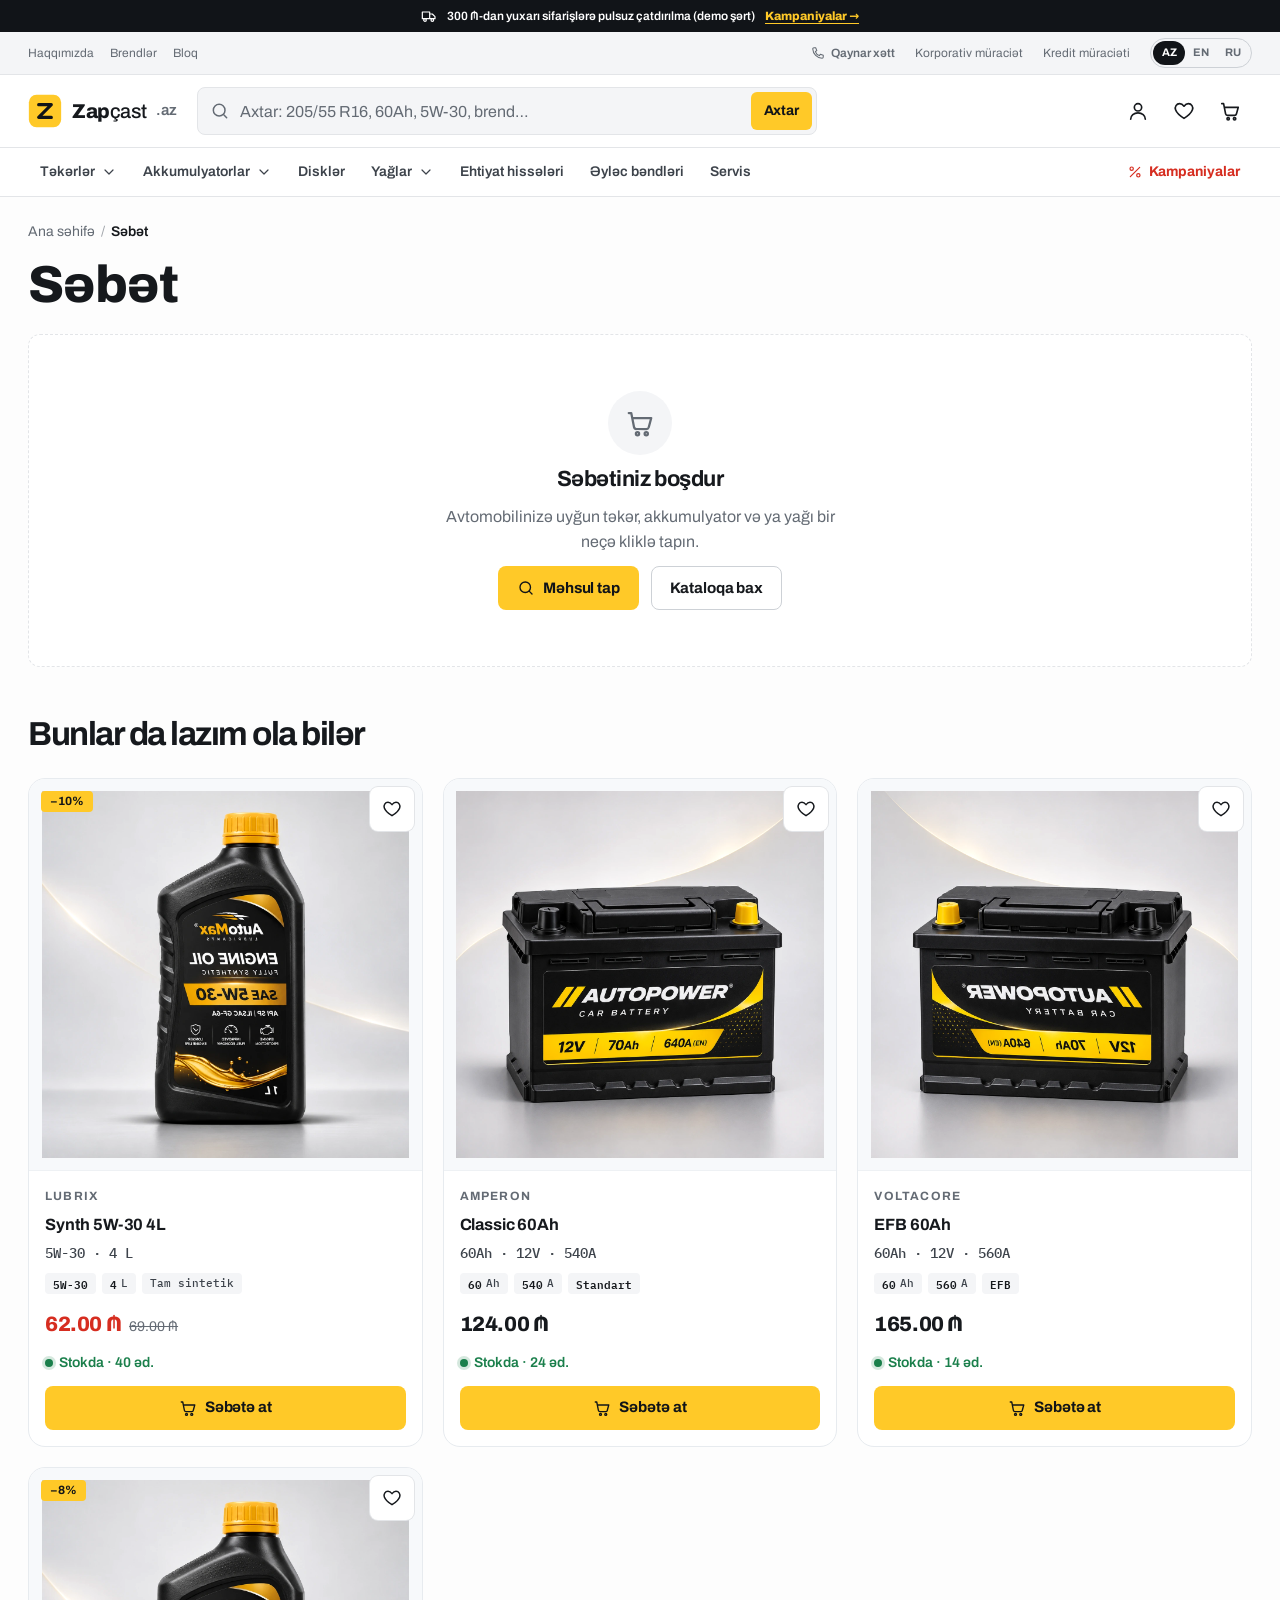
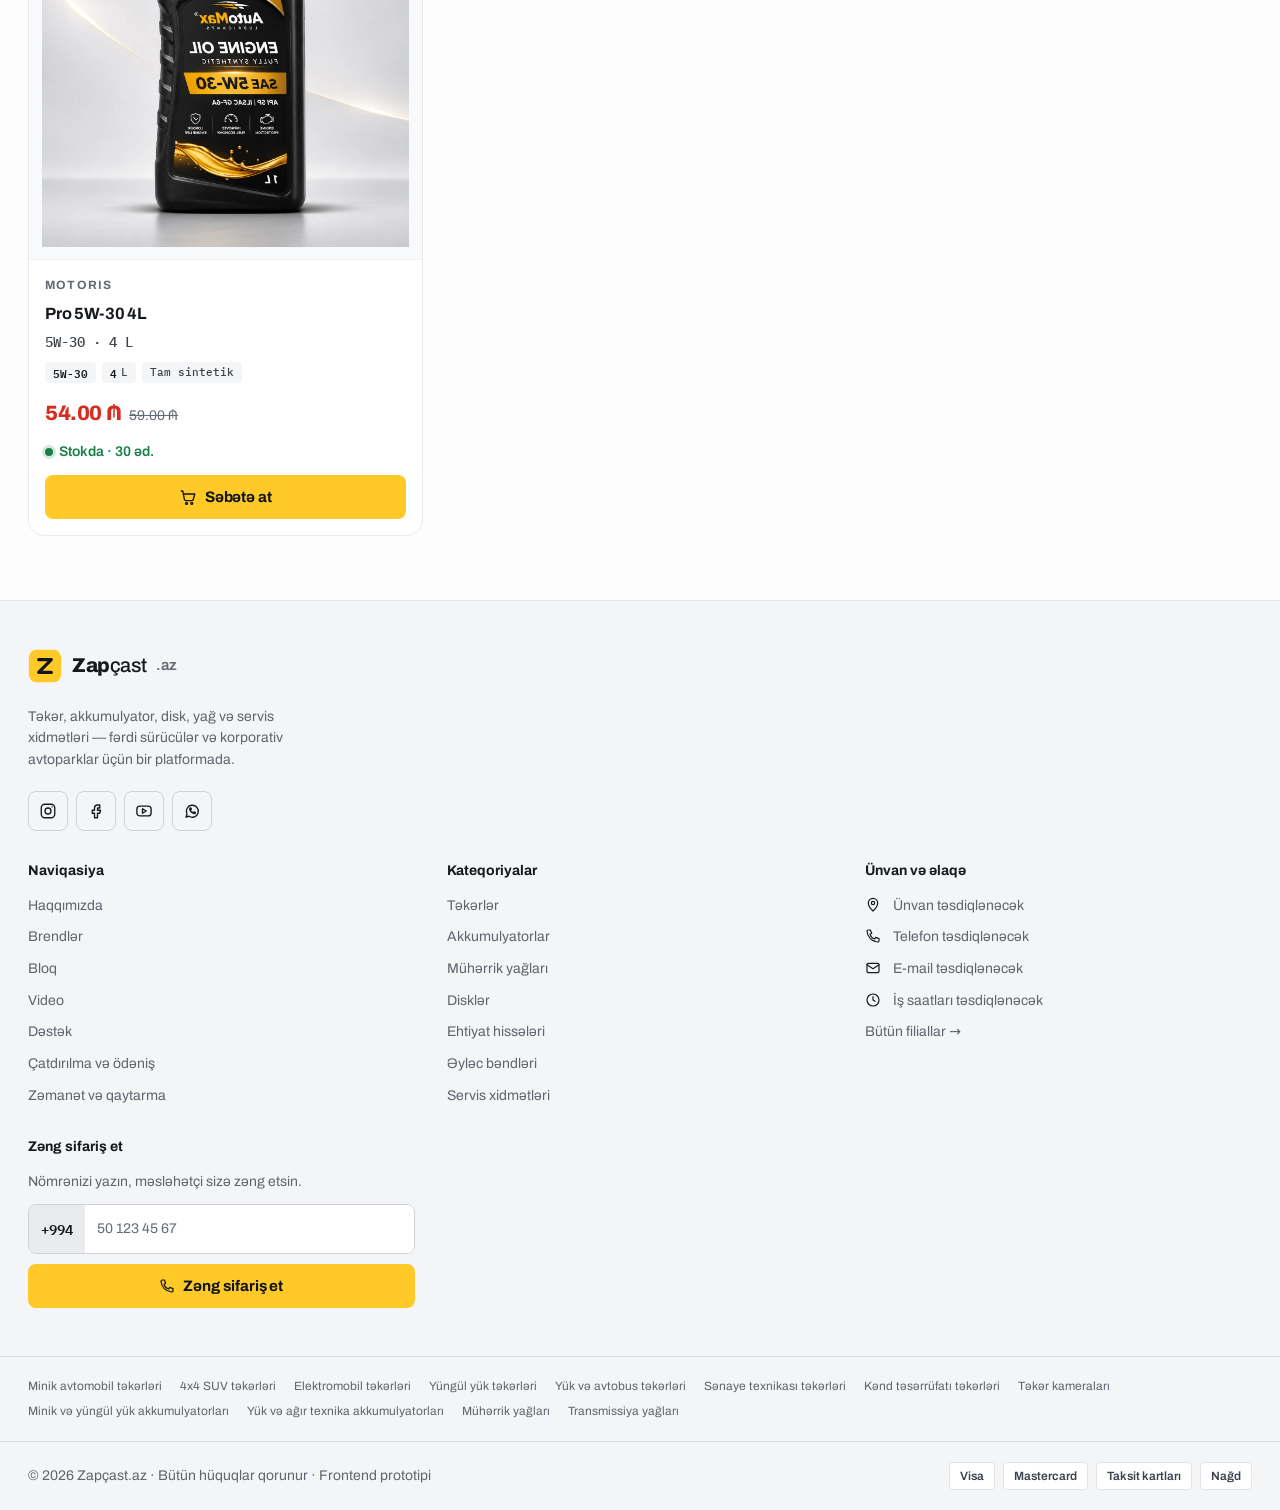
<file: cart.html>
<!doctype html>
<html lang="az">
<head>
<meta charset="utf-8">
<meta name="viewport" content="width=device-width, initial-scale=1, viewport-fit=cover">
<title>Səbət — Zapçast.az</title>
<meta name="claude:viewport-fit-sides" content="cover">
<meta name="description" content="Səbətdəki məhsullar, kupon və sifariş xülasəsi.">
<link rel="canonical" href="https://zapcast.az/cart.html">
<meta property="og:type" content="website">
<meta property="og:site_name" content="Zapçast.az">
<meta property="og:title" content="Səbət — Zapçast.az">
<meta property="og:description" content="Səbətdəki məhsullar, kupon və sifariş xülasəsi.">
<meta property="og:url" content="https://zapcast.az/cart.html">
<meta property="og:locale" content="az_AZ">
<meta name="twitter:card" content="summary_large_image">
<meta name="theme-color" content="#FFC928">
<link rel="icon" href="data:image/svg+xml,%3Csvg xmlns=%27http://www.w3.org/2000/svg%27 viewBox=%270 0 40 40%27%3E%3Ccircle cx=%2720%27 cy=%2720%27 r=%2718%27 fill=%27%23FFC928%27/%3E%3Cpath d=%27M13 13h14L13 27h14%27 fill=%27none%27 stroke=%27%23111418%27 stroke-width=%273.6%27 stroke-linecap=%27round%27 stroke-linejoin=%27round%27/%3E%3C/svg%3E">
<link rel="preload" href="assets/fonts/archivo-latin-wdth-normal.woff2" as="font" type="font/woff2" crossorigin>
<link rel="stylesheet" href="css/fonts.css">
<link rel="stylesheet" href="css/variables.css">
<link rel="stylesheet" href="css/reset.css">
<link rel="stylesheet" href="css/base.css">
<link rel="stylesheet" href="css/layout.css">
<link rel="stylesheet" href="css/components.css">
<link rel="stylesheet" href="css/pages.css">
<link rel="stylesheet" href="css/responsive.css">
<link rel="stylesheet" href="css/theme.css">
<link rel="stylesheet" href="css/premium.css">
</head>
<body>
<div data-component="header"></div>
<main id="main" data-page="cart" tabindex="-1">
<div class="container">
  <div class="page-head">
    <nav class="breadcrumb" aria-label="Breadcrumb"><ol><li><a href="index.html">Ana səhifə</a></li><li><span aria-current="page">Səbət</span></li></ol></nav>
    <div class="page-head__title"><h1>Səbət</h1><span class="page-head__count" data-cart-heading-count></span></div>
  </div>
  <div class="cart-layout" data-cart-layout hidden>
    <section aria-label="Səbətdəki məhsullar"><div class="cart-lines" data-cart-lines></div></section>
    <aside class="summary panel" aria-labelledby="sum-title">
      <h2 id="sum-title" class="panel__title">Sifariş xülasəsi</h2>
      <form class="coupon" data-coupon-form novalidate>
        <div class="field"><label class="sr-only" for="coupon">Kupon kodu</label><input class="input" id="coupon" name="coupon" placeholder="Kupon kodu" autocomplete="off"></div>
        <button class="btn btn--outline" type="submit">Tətbiq et</button>
      </form>
      <p class="field-hint">Demo kodlar: <span class="mono">DEMO10</span>, <span class="mono">QISH25</span> · <button type="button" class="link-btn" data-coupon-remove hidden>Kuponu sil</button></p>
      <div class="summary__rows" data-cart-rows></div>
      <div class="summary-row summary-row--total"><span>Cəmi</span><span data-cart-total aria-live="polite"></span></div>
      <a class="btn btn--primary btn--lg btn--block" href="checkout.html">Sifarişi rəsmiləşdir <span data-icon="arrow-right" data-size="18"></span></a>
      <a class="btn btn--ghost btn--block" href="catalog.html">Alış-verişə davam et</a>
      <div class="notice notice--demo"><span data-icon="info" data-size="18"></span><span>Prototip: qiymətlər nümunədir, ödəniş alınmır.</span></div>
    </aside>
  </div>
  <div class="empty" data-cart-empty hidden>
    <span class="empty__icon"><span data-icon="cart" data-size="30"></span></span>
    <h2>Səbətiniz boşdur</h2>
    <p>Avtomobilinizə uyğun təkər, akkumulyator və ya yağı bir neçə kliklə tapın.</p>
    <div class="cluster"><a class="btn btn--primary" href="index.html"><span data-icon="search" data-size="18"></span>Məhsul tap</a><a class="btn btn--outline" href="catalog.html">Kataloqa bax</a></div>
  </div>
  <section class="cart-cross" aria-labelledby="cross-title">
    <div class="section-head"><div class="section-head__text"><h2 id="cross-title">Bunlar da lazım ola bilər</h2></div></div>
    <div class="product-grid" data-cart-cross></div>
  </section>
</div>
</main>
<div data-component="footer"></div>
<script src="js/core.js" defer></script>
<script src="js/data/products.js" defer></script>
<script src="js/components/icons.js" defer></script>
<script src="js/components/product-media.js" defer></script>
<script src="js/components/toast.js" defer></script>
<script src="js/components/modal.js" defer></script>
<script src="js/modules/store.js" defer></script>
<script src="js/modules/forms.js" defer></script>
<script src="js/components/product-card.js" defer></script>
<script src="js/components/vehicle-selector.js" defer></script>
<script src="js/components/header.js" defer></script>
<script src="js/modules/home.js" defer></script>
<script src="js/modules/catalog.js" defer></script>
<script src="js/modules/product.js" defer></script>
<script src="js/modules/cart.js" defer></script>
<script src="js/modules/checkout.js" defer></script>
<script src="js/modules/booking.js" defer></script>
<script src="js/modules/pages-misc.js" defer></script>
<script src="js/app.js" defer></script>
</body>
</html>
</file>
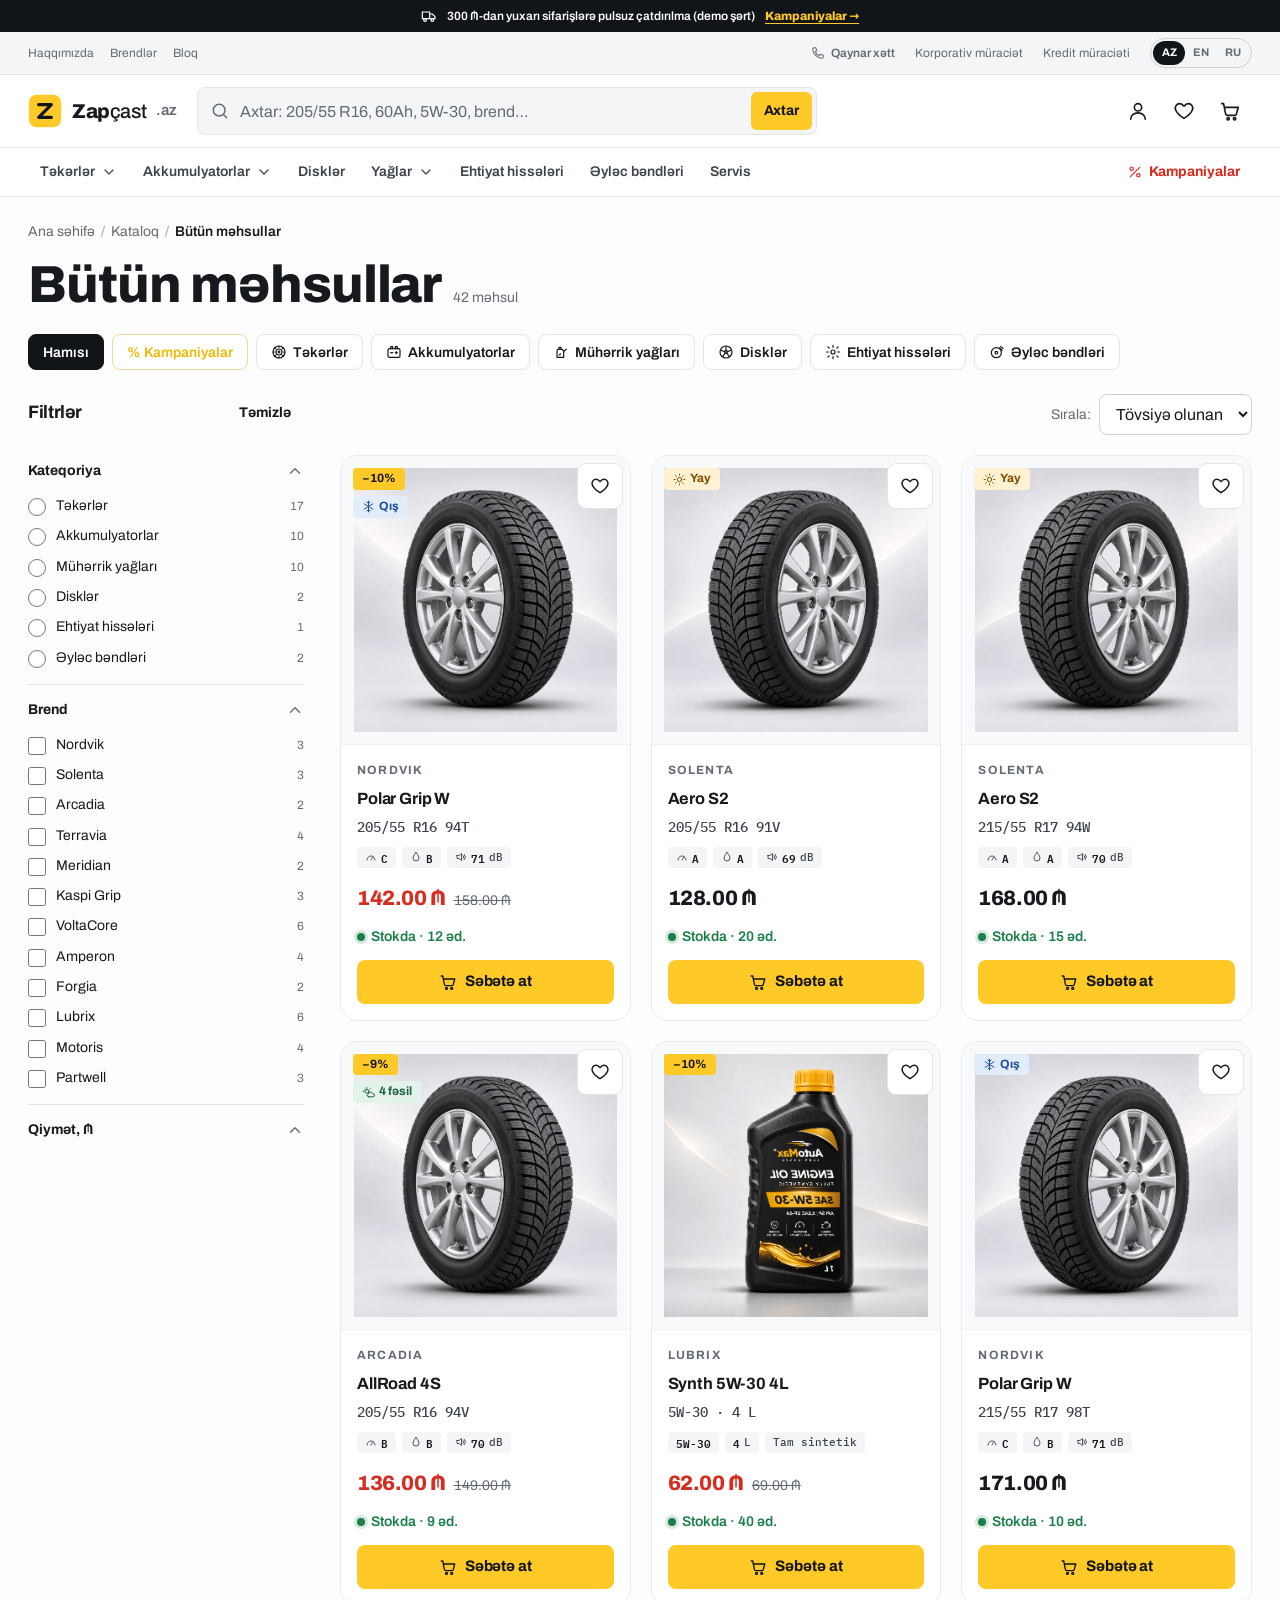
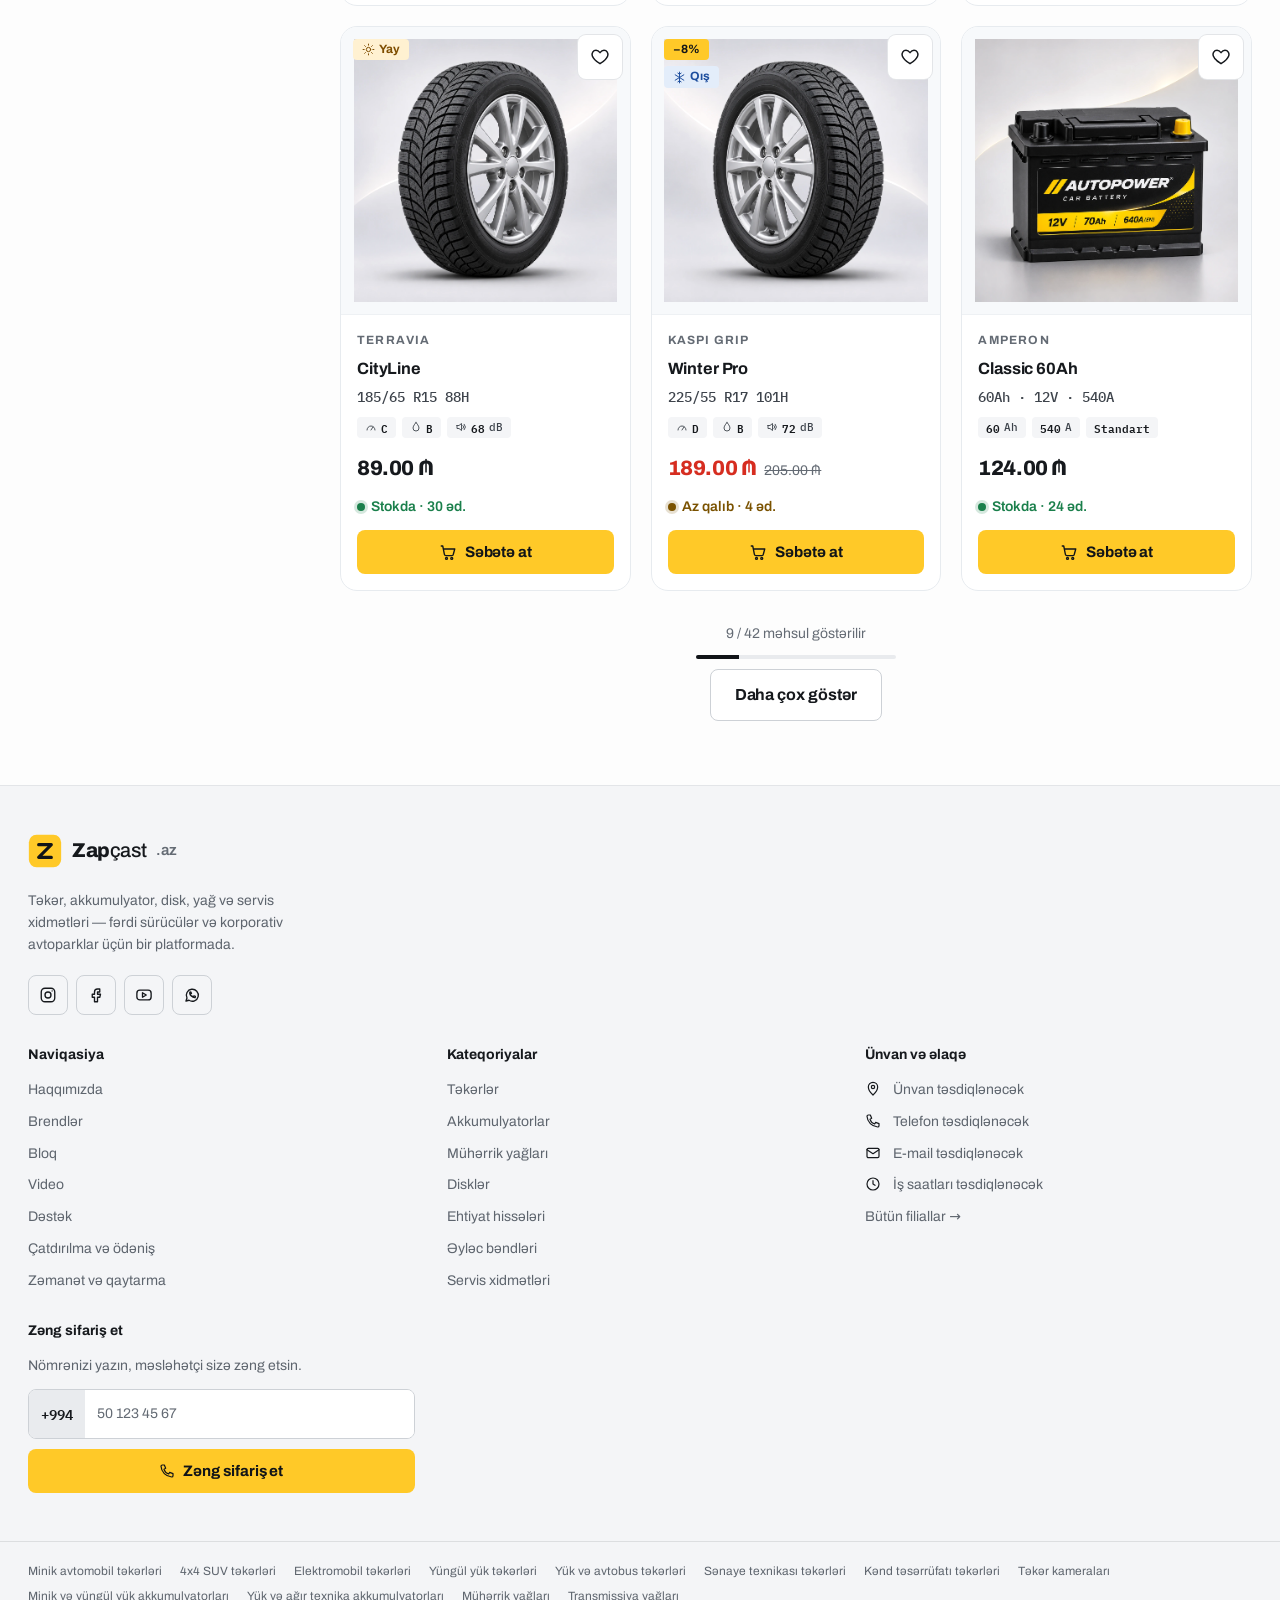
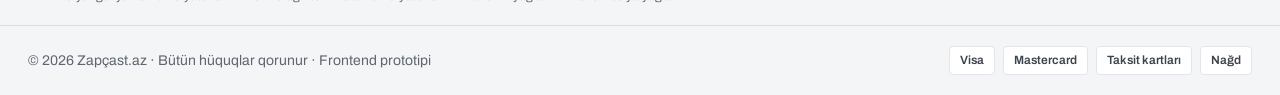
<file: catalog.html>
<!doctype html>
<html lang="az">
<head>
<meta charset="utf-8">
<meta name="viewport" content="width=device-width, initial-scale=1, viewport-fit=cover">
<title>Kataloq — Zapçast.az</title>
<meta name="claude:viewport-fit-sides" content="cover">
<meta name="description" content="Təkər, akkumulyator, disk, mühərrik yağı və ehtiyat hissələri: ölçü, mövsüm, brend və qiymət filtrləri ilə.">
<link rel="canonical" href="https://zapcast.az/catalog.html">
<meta property="og:type" content="website">
<meta property="og:site_name" content="Zapçast.az">
<meta property="og:title" content="Kataloq — Zapçast.az">
<meta property="og:description" content="Təkər, akkumulyator, disk, mühərrik yağı və ehtiyat hissələri: ölçü, mövsüm, brend və qiymət filtrləri ilə.">
<meta property="og:url" content="https://zapcast.az/catalog.html">
<meta property="og:locale" content="az_AZ">
<meta name="twitter:card" content="summary_large_image">
<meta name="theme-color" content="#FFC928">
<link rel="icon" href="data:image/svg+xml,%3Csvg xmlns=%27http://www.w3.org/2000/svg%27 viewBox=%270 0 40 40%27%3E%3Ccircle cx=%2720%27 cy=%2720%27 r=%2718%27 fill=%27%23FFC928%27/%3E%3Cpath d=%27M13 13h14L13 27h14%27 fill=%27none%27 stroke=%27%23111418%27 stroke-width=%273.6%27 stroke-linecap=%27round%27 stroke-linejoin=%27round%27/%3E%3C/svg%3E">
<link rel="preload" href="assets/fonts/archivo-latin-wdth-normal.woff2" as="font" type="font/woff2" crossorigin>
<link rel="stylesheet" href="css/fonts.css">
<link rel="stylesheet" href="css/variables.css">
<link rel="stylesheet" href="css/reset.css">
<link rel="stylesheet" href="css/base.css">
<link rel="stylesheet" href="css/layout.css">
<link rel="stylesheet" href="css/components.css">
<link rel="stylesheet" href="css/pages.css">
<link rel="stylesheet" href="css/responsive.css">
<link rel="stylesheet" href="css/theme.css">
<link rel="stylesheet" href="css/premium.css">
</head>
<body>
<div data-component="header"></div>
<main id="main" data-page="catalog" tabindex="-1">
<div class="container">
  <div class="page-head">
    <nav class="breadcrumb" aria-label="Breadcrumb"><ol><li><a href="index.html">Ana səhifə</a></li><li><a href="catalog.html">Kataloq</a></li><li><span aria-current="page" data-crumb-current>Kataloq</span></li></ol></nav>
    <div class="page-head__title"><h1 data-cat-title>Kataloq</h1><span class="page-head__count" data-cat-count aria-live="polite"></span></div>
  </div>
  <div class="cat-tabs" data-cat-tabs role="group" aria-label="Kateqoriyalar"></div>
  <div class="catalog-layout">
    <aside class="filters" id="filters" aria-label="Filtrlər">
      <div class="filters__head">
        <h2>Filtrlər</h2>
        <button type="button" class="btn btn--ghost btn--sm" data-clear>Təmizlə</button>
        <button type="button" class="icon-btn filters__close" data-close-filters aria-label="Filtrləri bağla"><span data-icon="close" data-size="22"></span></button>
      </div>
      <div class="filters__scroll" data-filter-body></div>
      <div class="filters__foot">
        <button type="button" class="btn btn--outline" data-clear>Təmizlə</button>
        <button type="button" class="btn btn--primary" data-close-filters data-apply-count>Nəticələri göstər</button>
      </div>
    </aside>
    <div class="filters-overlay" data-filters-overlay hidden></div>
    <div class="catalog-main">
      <div class="toolbar">
        <button type="button" class="btn btn--outline toolbar__filter-btn" data-open-filters aria-controls="filters" aria-expanded="false"><span data-icon="filter" data-size="18"></span>Filtrlər</button>
        <div class="toolbar__chips chip-row" data-active-chips aria-label="Aktiv filtrlər"></div>
        <div class="toolbar__sort"><label for="sort">Sırala:</label><select class="select" id="sort"></select></div>
      </div>
      <div class="product-grid product-grid--3" data-catalog-grid></div>
      <div class="empty" data-catalog-empty hidden>
        <span class="empty__icon"><span data-icon="search" data-size="28"></span></span>
        <h2>Uyğun məhsul tapılmadı</h2>
        <p>Filtrləri azaldın.</p>
        <div class="cluster"><button type="button" class="btn btn--primary" data-clear>Filtrləri təmizlə</button><a class="btn btn--outline" href="index.html">Ölçüyə görə axtar</a></div>
      </div>
      <div class="load-more" data-load-more hidden>
        <span class="load-more__meta" data-more-meta></span>
        <span class="load-more__bar" aria-hidden="true"><span data-more-bar></span></span>
        <button type="button" class="btn btn--outline btn--lg">Daha çox göstər</button>
      </div>
    </div>
  </div>
</div>
</main>
<div data-component="footer"></div>
<script src="js/core.js" defer></script>
<script src="js/data/products.js" defer></script>
<script src="js/components/icons.js" defer></script>
<script src="js/components/product-media.js" defer></script>
<script src="js/components/toast.js" defer></script>
<script src="js/components/modal.js" defer></script>
<script src="js/modules/store.js" defer></script>
<script src="js/modules/forms.js" defer></script>
<script src="js/components/product-card.js" defer></script>
<script src="js/components/vehicle-selector.js" defer></script>
<script src="js/components/header.js" defer></script>
<script src="js/modules/home.js" defer></script>
<script src="js/modules/catalog.js" defer></script>
<script src="js/modules/product.js" defer></script>
<script src="js/modules/cart.js" defer></script>
<script src="js/modules/checkout.js" defer></script>
<script src="js/modules/booking.js" defer></script>
<script src="js/modules/pages-misc.js" defer></script>
<script src="js/app.js" defer></script>
</body>
</html>
</file>
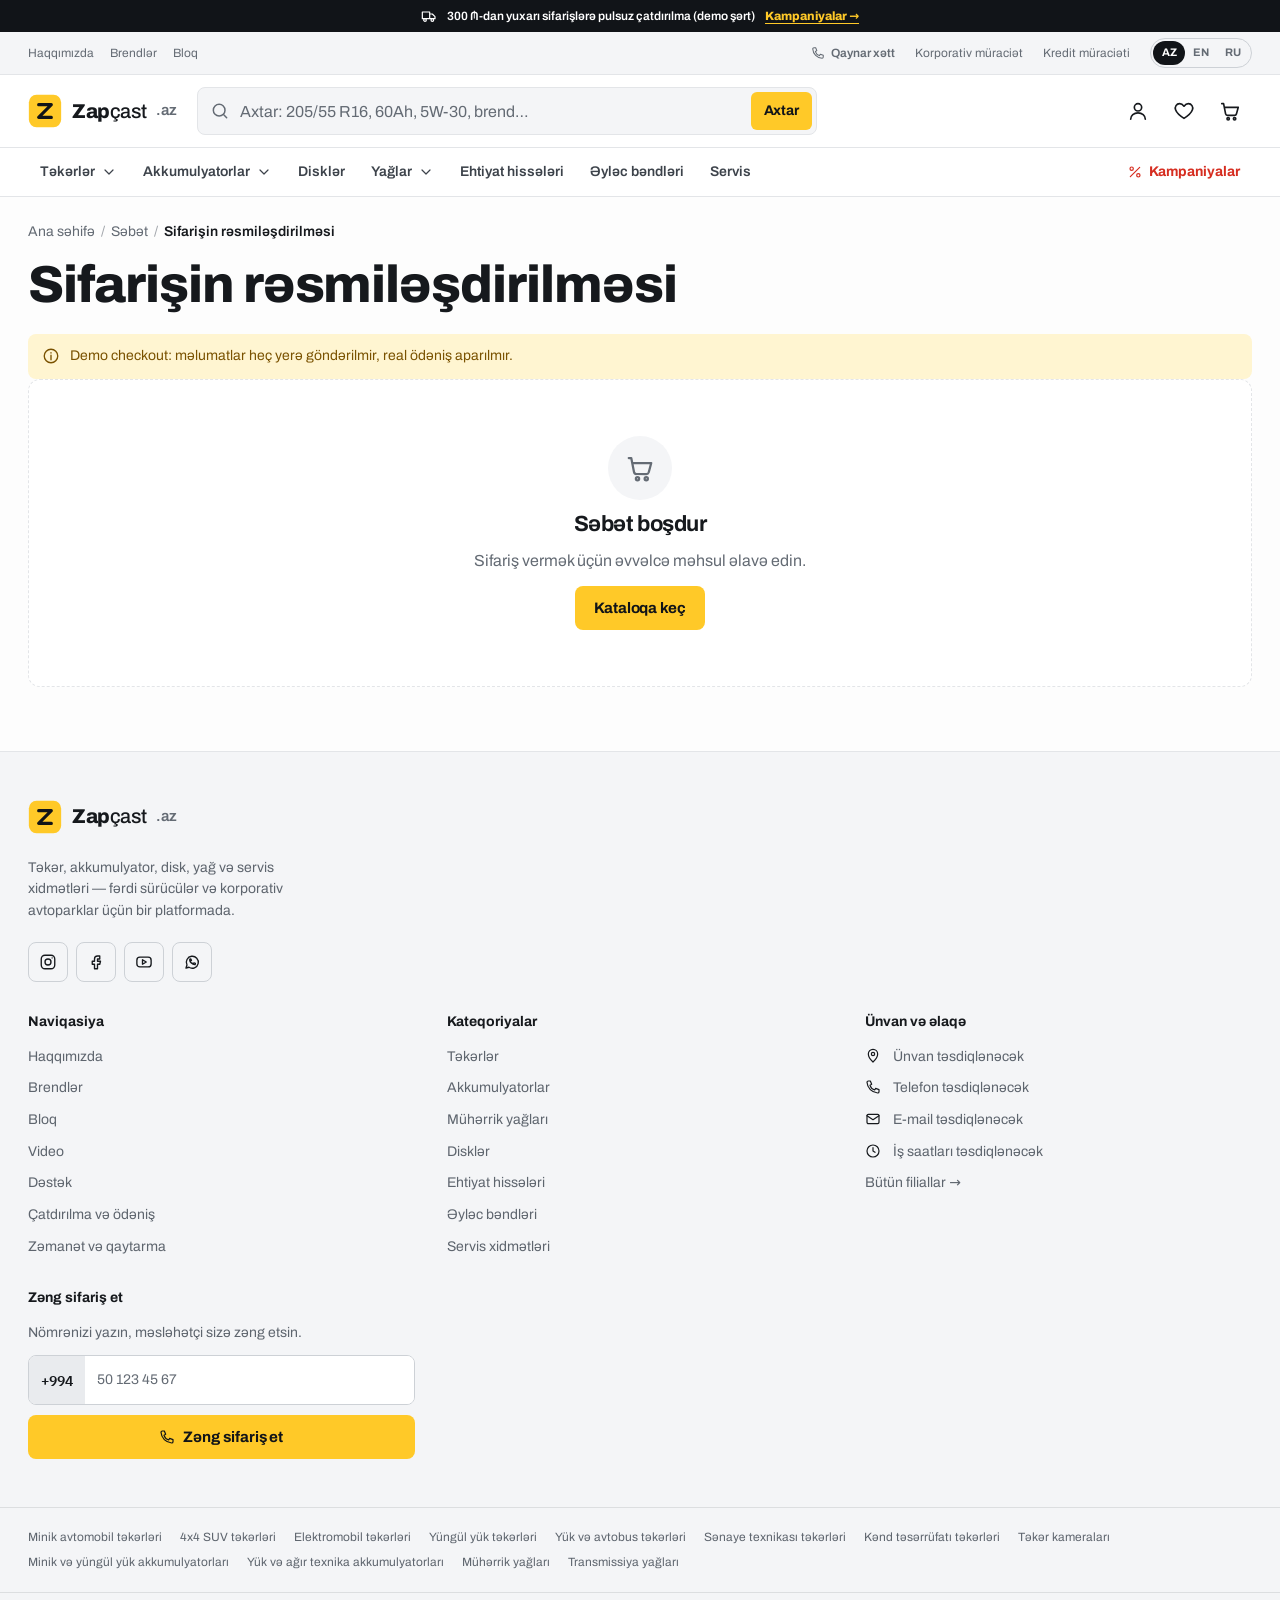
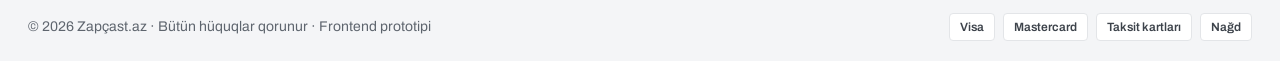
<file: checkout.html>
<!doctype html>
<html lang="az">
<head>
<meta charset="utf-8">
<meta name="viewport" content="width=device-width, initial-scale=1, viewport-fit=cover">
<title>Sifarişin rəsmiləşdirilməsi — Zapçast.az</title>
<meta name="claude:viewport-fit-sides" content="cover">
<meta name="description" content="Əlaqə məlumatları, çatdırılma və ya filialdan götürmə, servis və ödəniş üsulu.">
<link rel="canonical" href="https://zapcast.az/checkout.html">
<meta property="og:type" content="website">
<meta property="og:site_name" content="Zapçast.az">
<meta property="og:title" content="Sifarişin rəsmiləşdirilməsi — Zapçast.az">
<meta property="og:description" content="Əlaqə məlumatları, çatdırılma və ya filialdan götürmə, servis və ödəniş üsulu.">
<meta property="og:url" content="https://zapcast.az/checkout.html">
<meta property="og:locale" content="az_AZ">
<meta name="twitter:card" content="summary_large_image">
<meta name="theme-color" content="#FFC928">
<link rel="icon" href="data:image/svg+xml,%3Csvg xmlns=%27http://www.w3.org/2000/svg%27 viewBox=%270 0 40 40%27%3E%3Ccircle cx=%2720%27 cy=%2720%27 r=%2718%27 fill=%27%23FFC928%27/%3E%3Cpath d=%27M13 13h14L13 27h14%27 fill=%27none%27 stroke=%27%23111418%27 stroke-width=%273.6%27 stroke-linecap=%27round%27 stroke-linejoin=%27round%27/%3E%3C/svg%3E">
<link rel="preload" href="assets/fonts/archivo-latin-wdth-normal.woff2" as="font" type="font/woff2" crossorigin>
<link rel="stylesheet" href="css/fonts.css">
<link rel="stylesheet" href="css/variables.css">
<link rel="stylesheet" href="css/reset.css">
<link rel="stylesheet" href="css/base.css">
<link rel="stylesheet" href="css/layout.css">
<link rel="stylesheet" href="css/components.css">
<link rel="stylesheet" href="css/pages.css">
<link rel="stylesheet" href="css/responsive.css">
<link rel="stylesheet" href="css/theme.css">
<link rel="stylesheet" href="css/premium.css">
</head>
<body>
<div data-component="header"></div>
<main id="main" data-page="checkout" tabindex="-1">
<div class="container">
  <div class="page-head">
    <nav class="breadcrumb" aria-label="Breadcrumb"><ol><li><a href="index.html">Ana səhifə</a></li><li><a href="cart.html">Səbət</a></li><li><span aria-current="page">Sifarişin rəsmiləşdirilməsi</span></li></ol></nav>
    <div class="page-head__title"><h1>Sifarişin rəsmiləşdirilməsi</h1></div>
  </div>
  <div class="notice notice--demo"><span data-icon="info" data-size="18"></span><span>Demo checkout: məlumatlar heç yerə göndərilmir, real ödəniş aparılmır.</span></div>
  <div class="empty" data-co-empty hidden>
    <span class="empty__icon"><span data-icon="cart" data-size="30"></span></span><h2>Səbət boşdur</h2><p>Sifariş vermək üçün əvvəlcə məhsul əlavə edin.</p>
    <a class="btn btn--primary" href="catalog.html">Kataloqa keç</a>
  </div>
  <div class="co-layout section--tight" data-co-layout>
    <div>
      <ol class="co-steps" aria-label="Sifariş addımları">
        <li><button type="button" data-goto="1"><span class="step-num">1</span><span class="co-steps__label">Əlaqə</span></button></li><li><button type="button" data-goto="2"><span class="step-num">2</span><span class="co-steps__label">Çatdırılma</span></button></li><li><button type="button" data-goto="3"><span class="step-num">3</span><span class="co-steps__label">Servis</span></button></li><li><button type="button" data-goto="4"><span class="step-num">4</span><span class="co-steps__label">Ödəniş</span></button></li>
      </ol>
      <form id="checkout-form" novalidate>
        <section class="co-panel panel" data-step="1" aria-labelledby="st1">
          <h2 class="panel__title" id="st1">Əlaqə məlumatları</h2>
          <div class="form-grid">
            <div class="field span-2"><label for="co-name">Ad və soyad<span class="req">*</span></label><input class="input" id="co-name" name="name" required minlength="3" autocomplete="name"></div>
            <div class="field"><label for="co-phone">Telefon<span class="req">*</span></label><input class="input" id="co-phone" name="phone" type="tel" required autocomplete="tel" placeholder="+994 50 123 45 67"></div>
            <div class="field"><label for="co-email">E-mail<span class="req">*</span></label><input class="input" id="co-email" name="email" type="email" required autocomplete="email" placeholder="ad@domen.az"></div>
          </div>
          <div class="co-nav"><span></span><button type="button" class="btn btn--primary btn--lg" data-next>Davam et <span data-icon="arrow-right" data-size="18"></span></button></div>
        </section>

        <section class="co-panel panel" data-step="2" aria-labelledby="st2" hidden>
          <h2 class="panel__title" id="st2">Çatdırılma üsulu</h2>
          <fieldset class="stack-sm"><legend class="sr-only">Çatdırılma üsulu</legend>
            <div class="choice-grid">
              <label class="choice"><input type="radio" name="method" value="address" required checked><span class="choice__body"><span class="choice__title">Ünvana çatdırılma</span><span class="choice__meta">10 ₼, 300 ₼-dan yuxarı pulsuz (demo)</span></span></label>
              <label class="choice"><input type="radio" name="method" value="pickup" required><span class="choice__body"><span class="choice__title">Filialdan götürmə</span><span class="choice__meta">Pulsuz · hazır olanda bildiriş</span></span></label>
            </div>
          </fieldset>
          <div class="form-grid" data-when="address">
            <div class="field"><label for="co-city">Şəhər<span class="req">*</span></label><select class="select" id="co-city" name="city" required><option value="">Seçin</option><option>Bakı</option><option>Sumqayıt</option><option>Gəncə</option><option>Digər</option></select></div>
            <div class="field"><label for="co-address">Ünvan<span class="req">*</span></label><input class="input" id="co-address" name="address" required minlength="5" autocomplete="street-address" placeholder="Küçə, ev, mənzil"></div>
            <div class="field span-2"><label for="co-note">Kuryer üçün qeyd <span class="opt">(istəyə bağlı)</span></label><textarea class="textarea" id="co-note" name="note"></textarea></div>
          </div>
          <fieldset class="stack-sm" data-when="pickup" hidden><legend class="field__label">Filial seçin<span class="req">*</span></legend>
            <div class="choice-grid" data-branch-choices></div>
          </fieldset>
          <div class="co-nav"><button type="button" class="btn btn--ghost" data-prev><span data-icon="chevron-left" data-size="18"></span>Geri</button><button type="button" class="btn btn--primary btn--lg" data-next>Davam et <span data-icon="arrow-right" data-size="18"></span></button></div>
        </section>

        <section class="co-panel panel" data-step="3" aria-labelledby="st3" hidden>
          <h2 class="panel__title" id="st3">Servis xidməti <span class="opt muted">(istəyə bağlı)</span></h2>
          <label class="check"><input type="checkbox" id="co-add-service" name="addService">Məhsulu filialda quraşdırmaq üçün vaxt seçmək istəyirəm</label>
          <div class="stack" data-when="service" hidden>
            <fieldset class="stack-sm"><legend class="field__label">Xidmətlər</legend><div class="svc-checks" data-co-services></div></fieldset>
            <div class="form-grid">
              <div class="field span-2" data-when="svc-branch"><label for="co-svc-branch">Servis filialı<span class="req">*</span></label><select class="select" id="co-svc-branch" name="svcBranch" required></select></div>
              <div class="field"><label for="co-svc-date">Tarix<span class="req">*</span></label><select class="select" id="co-svc-date" name="svcDate" required></select></div>
              <div class="field"><label for="co-svc-time">Saat<span class="req">*</span></label><select class="select" id="co-svc-time" name="svcTime" required></select></div>
            </div>
            <p class="field-hint">Servis qiyməti filialda dəqiqləşdirilir. Filialdan götürmə seçmisinizsə, servis həmin filialda olacaq.</p>
          </div>
          <div class="co-nav"><button type="button" class="btn btn--ghost" data-prev><span data-icon="chevron-left" data-size="18"></span>Geri</button><button type="button" class="btn btn--primary btn--lg" data-next>Davam et <span data-icon="arrow-right" data-size="18"></span></button></div>
        </section>

        <section class="co-panel panel" data-step="4" aria-labelledby="st4" hidden>
          <h2 class="panel__title" id="st4">Ödəniş üsulu</h2>
          <fieldset class="stack-sm"><legend class="sr-only">Ödəniş üsulu</legend>
            <div class="stack-sm">
              <label class="choice"><input type="radio" name="payment" value="card" required checked><span class="choice__body"><span class="choice__title">Bank kartı ilə onlayn</span><span class="choice__meta">Real inteqrasiyada kart məlumatları bankın təhlükəsiz səhifəsində daxil ediləcək</span></span><span data-icon="card" data-size="22"></span></label>
              <label class="choice"><input type="radio" name="payment" value="cash" required><span class="choice__body"><span class="choice__title">Nağd və ya kartla — təhvil zamanı</span><span class="choice__meta">Kuryerə və ya filialda ödəniş</span></span><span data-icon="cash" data-size="22"></span></label>
              <label class="choice"><input type="radio" name="payment" value="installment" required><span class="choice__body"><span class="choice__title">Taksit</span><span class="choice__meta">Şərtlər bank tərəfdaşı ilə dəqiqləşəcək</span></span><span data-icon="percent" data-size="22"></span></label>
            </div>
          </fieldset>
          <div class="notice notice--demo"><span data-icon="info" data-size="18"></span><span>Bu addımda kart məlumatı istənmir — ödəniş yalnız interfeys nümunəsidir.</span></div>
          <label class="check"><input type="checkbox" name="terms" id="co-terms" required>Satış şərtləri və məxfilik siyasəti ilə tanış oldum və razıyam (demo mətn)</label>
          <div class="co-nav"><button type="button" class="btn btn--ghost" data-prev><span data-icon="chevron-left" data-size="18"></span>Geri</button><button type="submit" class="btn btn--primary btn--lg"><span data-icon="check" data-size="18"></span>Sifarişi təsdiqlə</button></div>
        </section>
      </form>
    </div>
    <aside class="summary panel" aria-labelledby="co-sum">
      <h2 class="panel__title" id="co-sum">Sifarişiniz</h2>
      <div data-co-items></div>
      <div class="summary__rows" data-co-rows></div>
      <div class="summary-row summary-row--total"><span>Cəmi</span><span data-co-total aria-live="polite"></span></div>
      <a class="link" href="cart.html">Səbəti redaktə et</a>
    </aside>
  </div>
  <div data-co-success hidden></div>
</div>
</main>
<div data-component="footer"></div>
<script src="js/core.js" defer></script>
<script src="js/data/products.js" defer></script>
<script src="js/components/icons.js" defer></script>
<script src="js/components/product-media.js" defer></script>
<script src="js/components/toast.js" defer></script>
<script src="js/components/modal.js" defer></script>
<script src="js/modules/store.js" defer></script>
<script src="js/modules/forms.js" defer></script>
<script src="js/components/product-card.js" defer></script>
<script src="js/components/vehicle-selector.js" defer></script>
<script src="js/components/header.js" defer></script>
<script src="js/modules/home.js" defer></script>
<script src="js/modules/catalog.js" defer></script>
<script src="js/modules/product.js" defer></script>
<script src="js/modules/cart.js" defer></script>
<script src="js/modules/checkout.js" defer></script>
<script src="js/modules/booking.js" defer></script>
<script src="js/modules/pages-misc.js" defer></script>
<script src="js/app.js" defer></script>
</body>
</html>
</file>
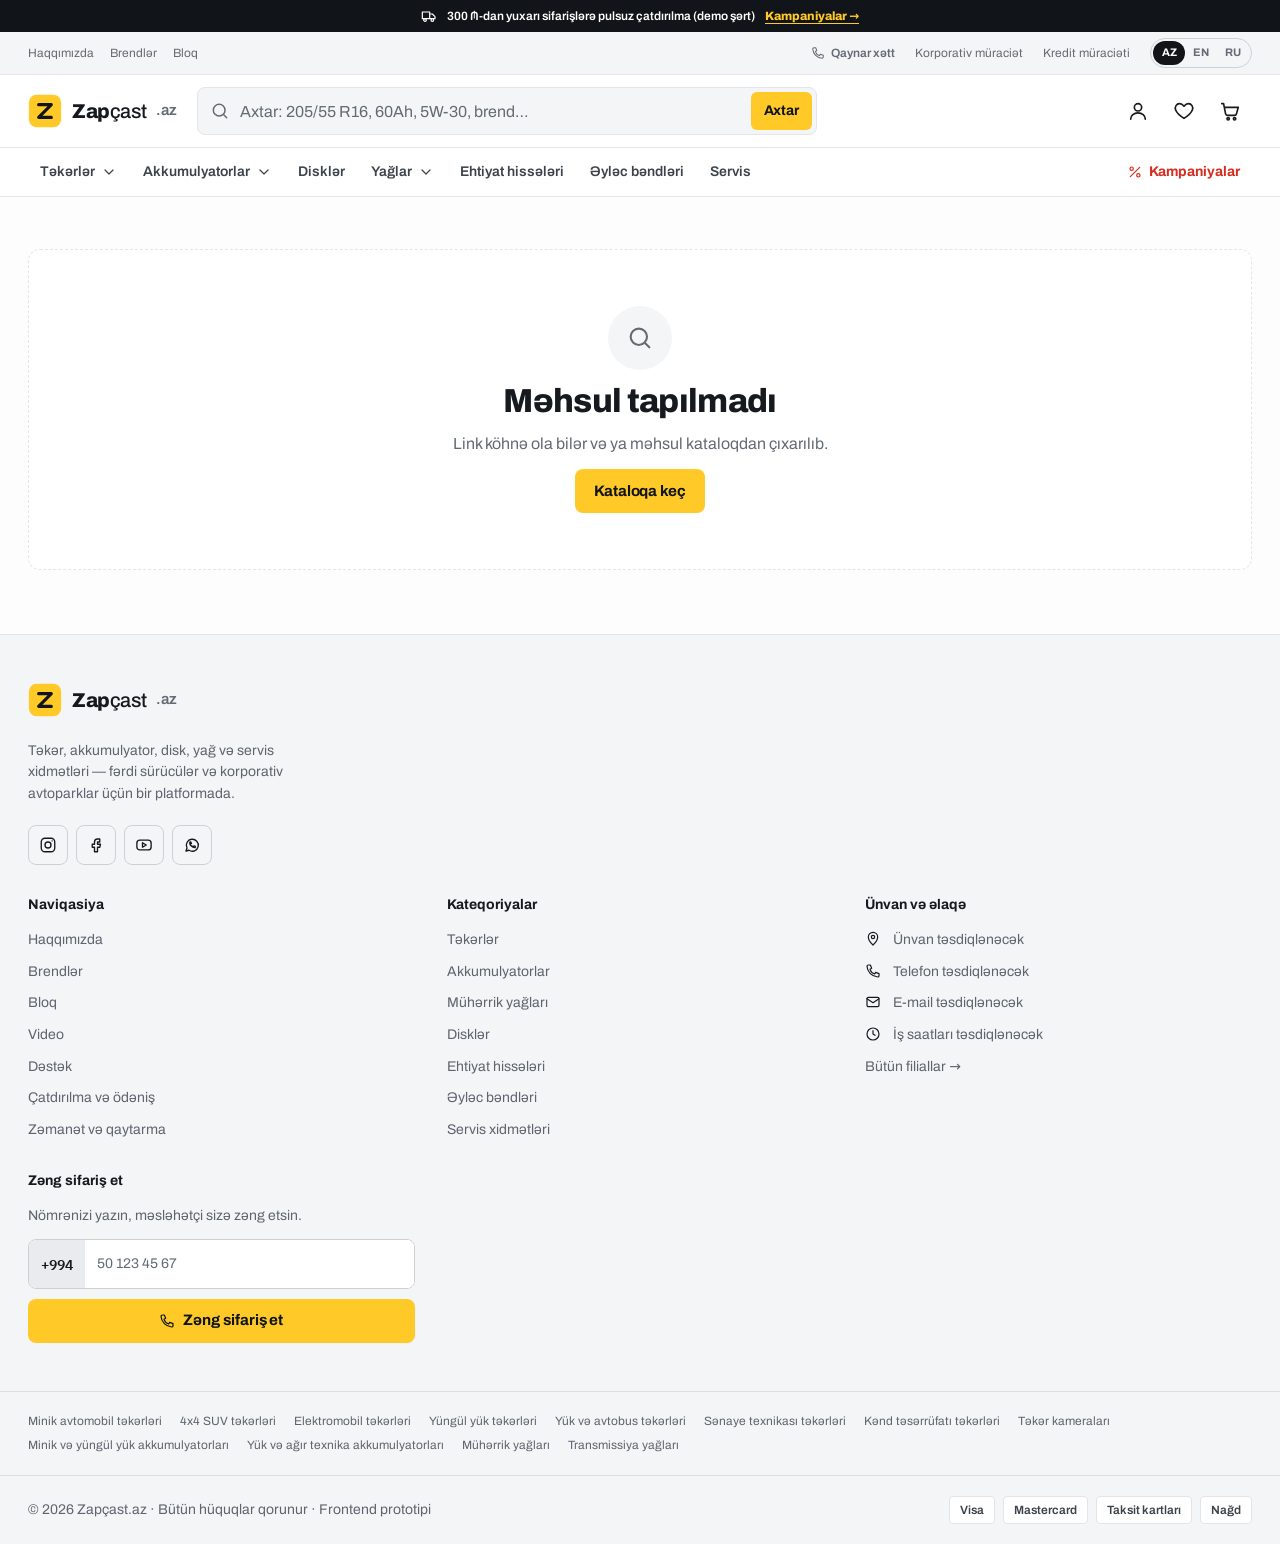
<file: product.html>
<!doctype html>
<html lang="az">
<head>
<meta charset="utf-8">
<meta name="viewport" content="width=device-width, initial-scale=1, viewport-fit=cover">
<title>Məhsul — Zapçast.az</title>
<meta name="claude:viewport-fit-sides" content="cover">
<meta name="description" content="Məhsulun qiyməti, stok vəziyyəti, texniki xüsusiyyətləri və çatdırılma məlumatı.">
<link rel="canonical" href="https://zapcast.az/product.html">
<meta property="og:type" content="website">
<meta property="og:site_name" content="Zapçast.az">
<meta property="og:title" content="Məhsul — Zapçast.az">
<meta property="og:description" content="Məhsulun qiyməti, stok vəziyyəti, texniki xüsusiyyətləri və çatdırılma məlumatı.">
<meta property="og:url" content="https://zapcast.az/product.html">
<meta property="og:locale" content="az_AZ">
<meta name="twitter:card" content="summary_large_image">
<meta name="theme-color" content="#FFC928">
<link rel="icon" href="data:image/svg+xml,%3Csvg xmlns=%27http://www.w3.org/2000/svg%27 viewBox=%270 0 40 40%27%3E%3Ccircle cx=%2720%27 cy=%2720%27 r=%2718%27 fill=%27%23FFC928%27/%3E%3Cpath d=%27M13 13h14L13 27h14%27 fill=%27none%27 stroke=%27%23111418%27 stroke-width=%273.6%27 stroke-linecap=%27round%27 stroke-linejoin=%27round%27/%3E%3C/svg%3E">
<link rel="preload" href="assets/fonts/archivo-latin-wdth-normal.woff2" as="font" type="font/woff2" crossorigin>
<link rel="stylesheet" href="css/fonts.css">
<link rel="stylesheet" href="css/variables.css">
<link rel="stylesheet" href="css/reset.css">
<link rel="stylesheet" href="css/base.css">
<link rel="stylesheet" href="css/layout.css">
<link rel="stylesheet" href="css/components.css">
<link rel="stylesheet" href="css/pages.css">
<link rel="stylesheet" href="css/responsive.css">
<link rel="stylesheet" href="css/theme.css">
<link rel="stylesheet" href="css/premium.css">
</head>
<body>
<div data-component="header"></div>
<main id="main" data-page="product" tabindex="-1">
<div class="container" data-pdp>
  <div class="pdp-loading" aria-label="Məhsul yüklənir" role="status">
    <div class="skeleton"></div>
    <div class="pdp-loading__lines"><div class="skeleton"></div><div class="skeleton"></div><div class="skeleton"></div><div class="skeleton"></div></div>
  </div>
</div>
</main>
<div data-component="footer"></div>
<script src="js/core.js" defer></script>
<script src="js/data/products.js" defer></script>
<script src="js/components/icons.js" defer></script>
<script src="js/components/product-media.js" defer></script>
<script src="js/components/toast.js" defer></script>
<script src="js/components/modal.js" defer></script>
<script src="js/modules/store.js" defer></script>
<script src="js/modules/forms.js" defer></script>
<script src="js/components/product-card.js" defer></script>
<script src="js/components/vehicle-selector.js" defer></script>
<script src="js/components/header.js" defer></script>
<script src="js/modules/home.js" defer></script>
<script src="js/modules/catalog.js" defer></script>
<script src="js/modules/product.js" defer></script>
<script src="js/modules/cart.js" defer></script>
<script src="js/modules/checkout.js" defer></script>
<script src="js/modules/booking.js" defer></script>
<script src="js/modules/pages-misc.js" defer></script>
<script src="js/app.js" defer></script>
</body>
</html>
</file>
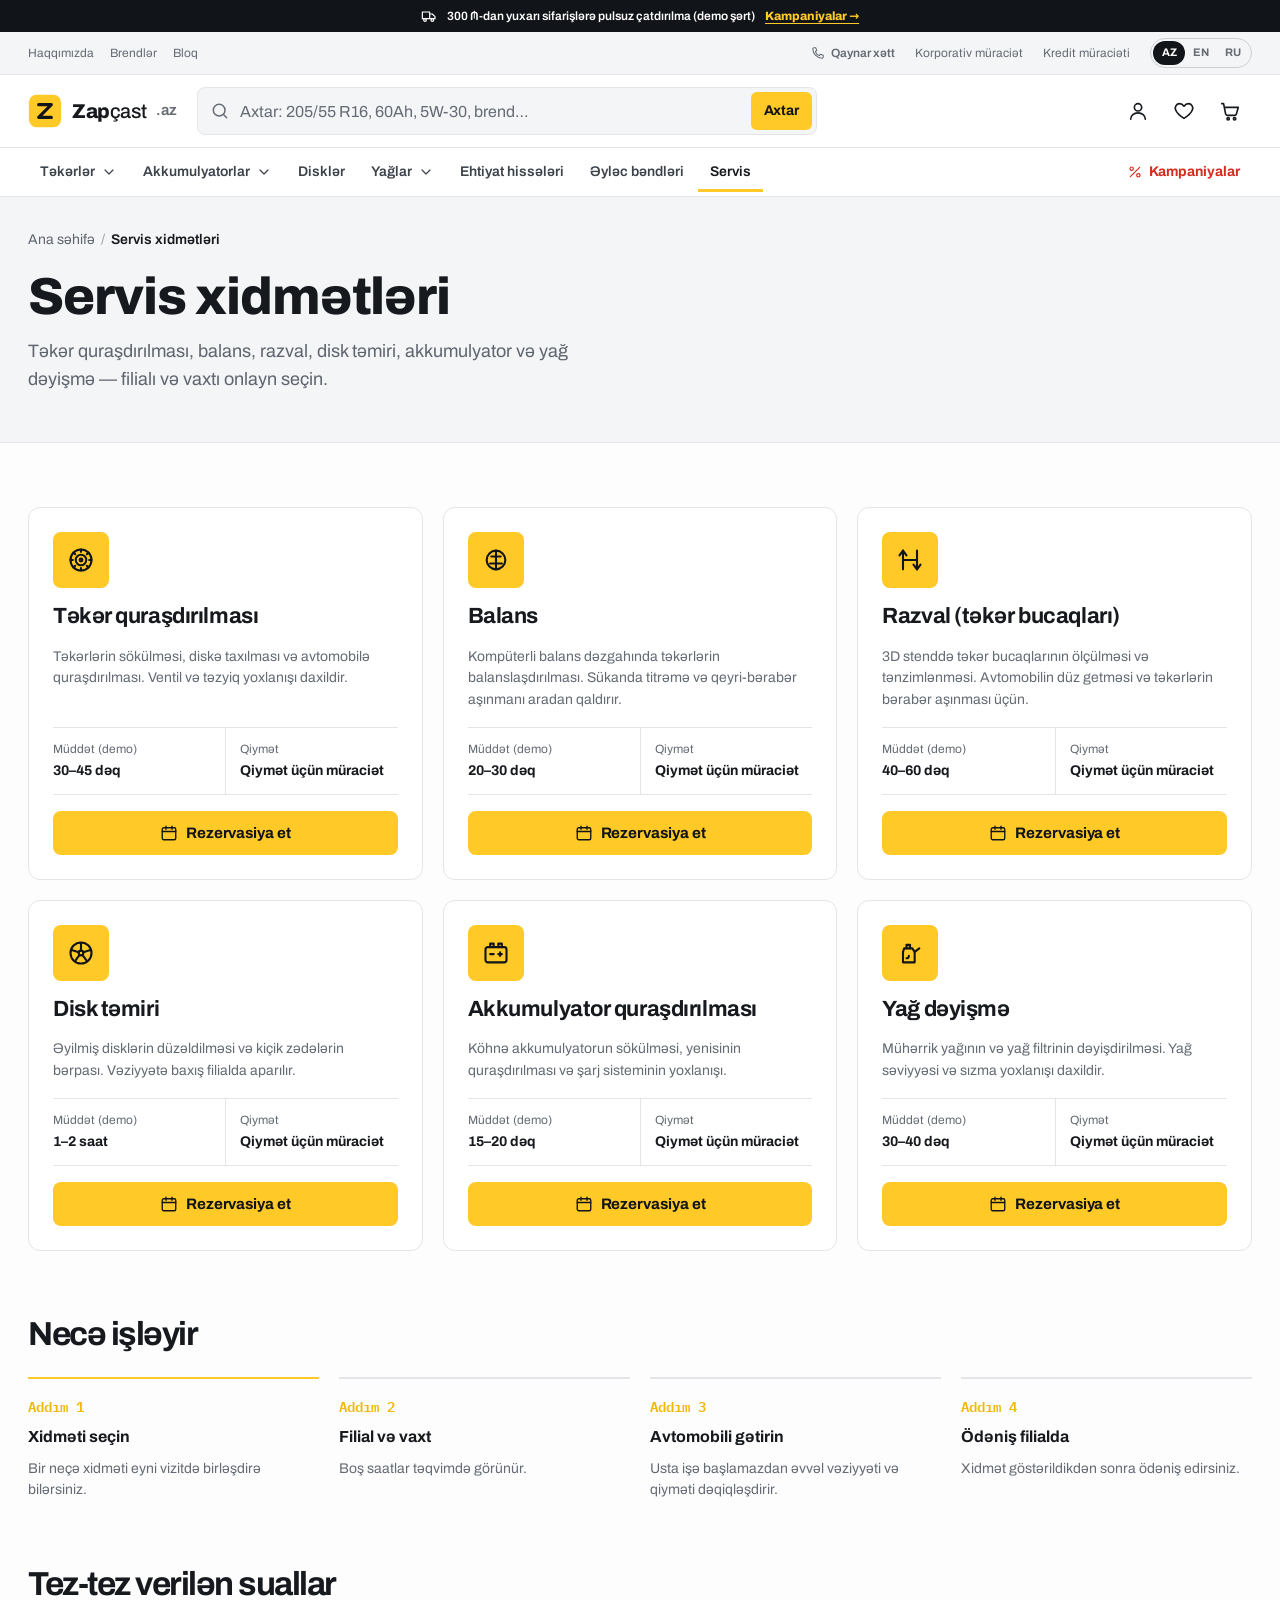
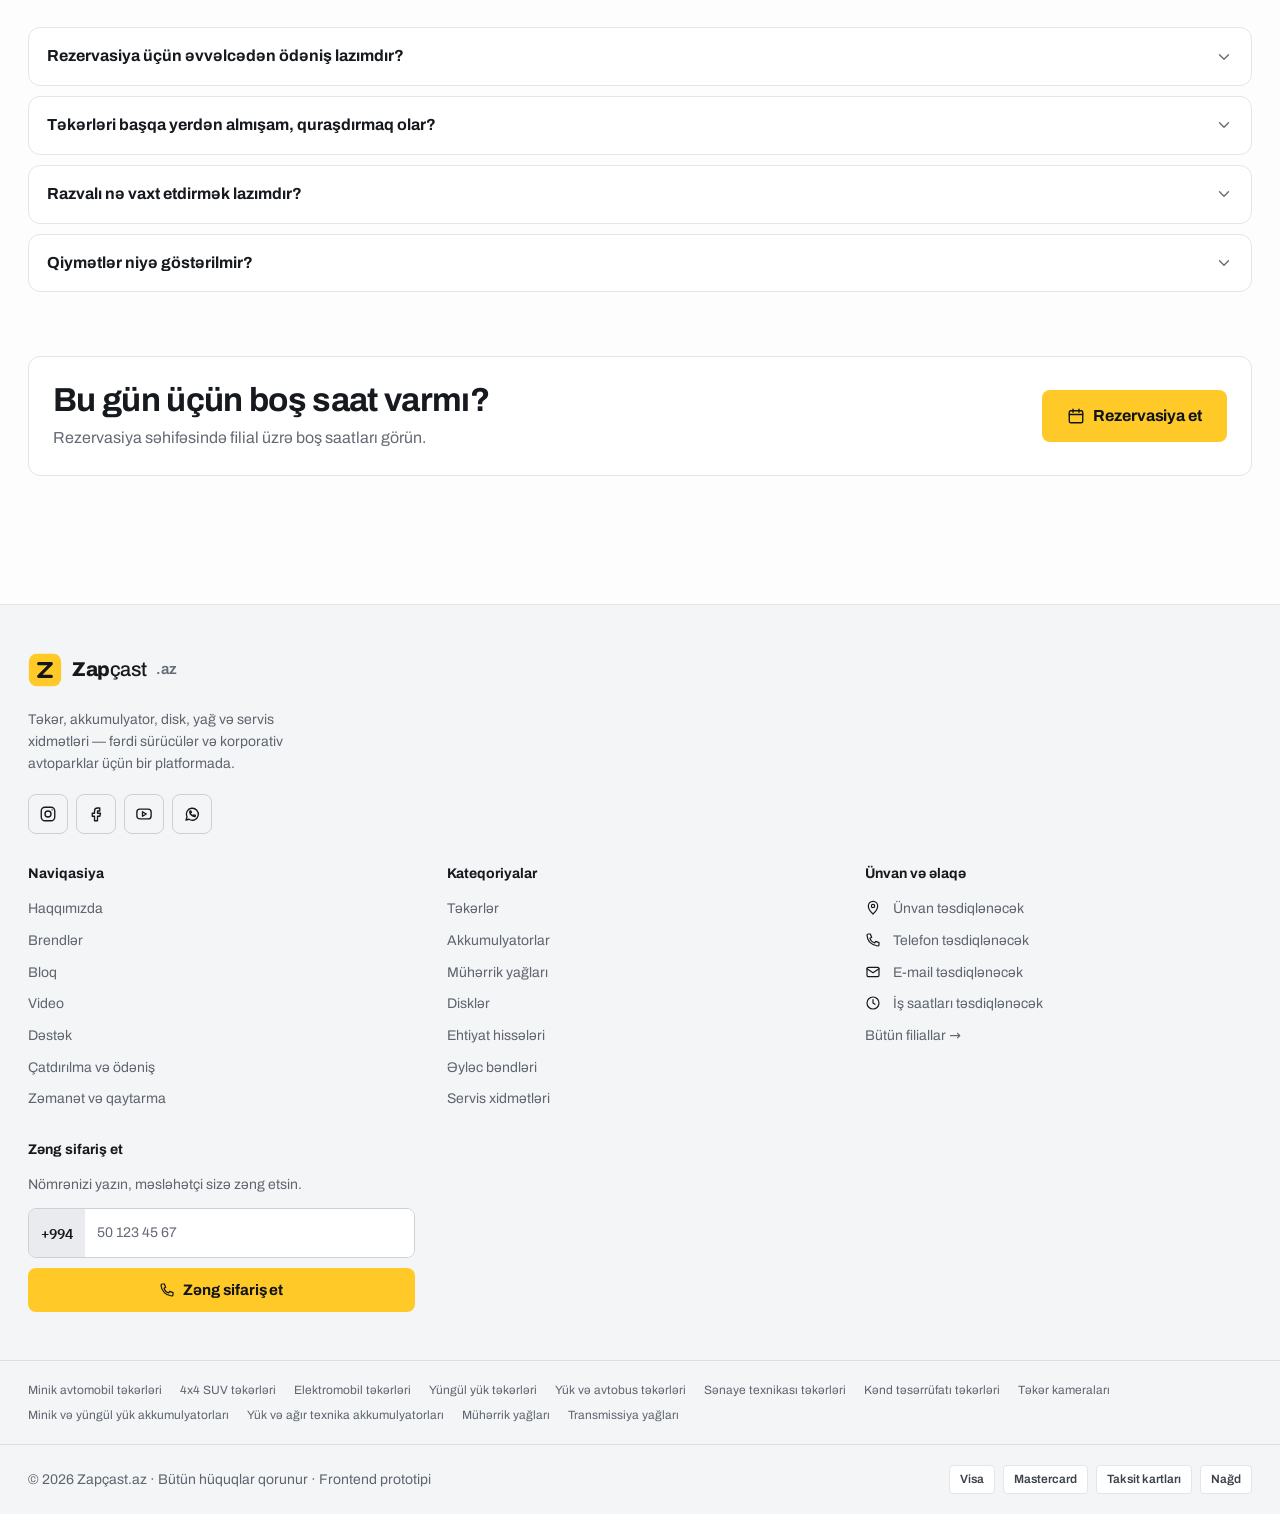
<file: services.html>
<!doctype html>
<html lang="az">
<head>
<meta charset="utf-8">
<meta name="viewport" content="width=device-width, initial-scale=1, viewport-fit=cover">
<title>Servis xidmətləri — Zapçast.az</title>
<meta name="claude:viewport-fit-sides" content="cover">
<meta name="description" content="Təkər quraşdırılması, balans, razval, disk təmiri, akkumulyator quraşdırılması və yağ dəyişmə.">
<link rel="canonical" href="https://zapcast.az/services.html">
<meta property="og:type" content="website">
<meta property="og:site_name" content="Zapçast.az">
<meta property="og:title" content="Servis xidmətləri — Zapçast.az">
<meta property="og:description" content="Təkər quraşdırılması, balans, razval, disk təmiri, akkumulyator quraşdırılması və yağ dəyişmə.">
<meta property="og:url" content="https://zapcast.az/services.html">
<meta property="og:locale" content="az_AZ">
<meta name="twitter:card" content="summary_large_image">
<meta name="theme-color" content="#FFC928">
<link rel="icon" href="data:image/svg+xml,%3Csvg xmlns=%27http://www.w3.org/2000/svg%27 viewBox=%270 0 40 40%27%3E%3Ccircle cx=%2720%27 cy=%2720%27 r=%2718%27 fill=%27%23FFC928%27/%3E%3Cpath d=%27M13 13h14L13 27h14%27 fill=%27none%27 stroke=%27%23111418%27 stroke-width=%273.6%27 stroke-linecap=%27round%27 stroke-linejoin=%27round%27/%3E%3C/svg%3E">
<link rel="preload" href="assets/fonts/archivo-latin-wdth-normal.woff2" as="font" type="font/woff2" crossorigin>
<link rel="stylesheet" href="css/fonts.css">
<link rel="stylesheet" href="css/variables.css">
<link rel="stylesheet" href="css/reset.css">
<link rel="stylesheet" href="css/base.css">
<link rel="stylesheet" href="css/layout.css">
<link rel="stylesheet" href="css/components.css">
<link rel="stylesheet" href="css/pages.css">
<link rel="stylesheet" href="css/responsive.css">
<link rel="stylesheet" href="css/theme.css">
<link rel="stylesheet" href="css/premium.css">
</head>
<body>
<div data-component="header"></div>
<main id="main" data-page="services" tabindex="-1">
<section class="band-head"><div class="container"><nav class="breadcrumb" aria-label="Breadcrumb"><ol><li><a href="index.html">Ana səhifə</a></li><li><span aria-current="page">Servis xidmətləri</span></li></ol></nav><h1>Servis xidmətləri</h1><p>Təkər quraşdırılması, balans, razval, disk təmiri, akkumulyator və yağ dəyişmə — filialı və vaxtı onlayn seçin.</p></div></section>
<section class="section" aria-label="Xidmətlər">
  <div class="container"><div class="service-grid" data-service-grid></div></div>
</section>
<section class="section section--flush-top" aria-labelledby="flow-title">
  <div class="container">
    <div class="section-head"><div class="section-head__text"><h2 id="flow-title">Necə işləyir</h2></div></div>
    <ol class="service-flow">
      <li><span class="mono">Addım 1</span><b>Xidməti seçin</b><span>Bir neçə xidməti eyni vizitdə birləşdirə bilərsiniz.</span></li>
      <li><span class="mono">Addım 2</span><b>Filial və vaxt</b><span>Boş saatlar təqvimdə görünür.</span></li>
      <li><span class="mono">Addım 3</span><b>Avtomobili gətirin</b><span>Usta işə başlamazdan əvvəl vəziyyəti və qiyməti dəqiqləşdirir.</span></li>
      <li><span class="mono">Addım 4</span><b>Ödəniş filialda</b><span>Xidmət göstərildikdən sonra ödəniş edirsiniz.</span></li>
    </ol>
  </div>
</section>
<section class="section section--flush-top" aria-labelledby="faq-title">
  <div class="container">
    <div class="section-head"><div class="section-head__text"><h2 id="faq-title">Tez-tez verilən suallar</h2></div></div>
    <div class="acc-list"><details class="acc"><summary>Rezervasiya üçün əvvəlcədən ödəniş lazımdır?<span data-icon="chevron-down" data-size="18"></span></summary><div class="acc__body"><p>Xeyr. Prototipdə rezervasiya yalnız vaxt seçimidir; ödəniş filialda, xidmət göstərildikdən sonra aparılır.</p></div></details><details class="acc"><summary>Təkərləri başqa yerdən almışam, quraşdırmaq olar?<span data-icon="chevron-down" data-size="18"></span></summary><div class="acc__body"><p>Bəli, quraşdırma və balans xidmətini ayrıca sifariş etmək mümkündür. Təkərin vəziyyətinə filialda baxılır.</p></div></details><details class="acc"><summary>Razvalı nə vaxt etdirmək lazımdır?<span data-icon="chevron-down" data-size="18"></span></summary><div class="acc__body"><p>Təkər dəyişəndə, asqı təmirindən sonra, avtomobil yana çəkəndə və ya təkərlər qeyri-bərabər aşınanda bucaqları yoxlatmaq tövsiyə olunur.</p></div></details><details class="acc"><summary>Qiymətlər niyə göstərilmir?<span data-icon="chevron-down" data-size="18"></span></summary><div class="acc__body"><p>Xidmət qiyməti disk ölçüsündən, avtomobilin növündən və işin həcmindən asılıdır. Real qiymət cədvəli təsdiqlənənə qədər “Qiymət üçün müraciət” göstərilir.</p></div></details></div>
  </div>
</section>
<section class="section section--flush-top">
  <div class="container"><div class="panel cta-panel"><div><h2>Bu gün üçün boş saat varmı?</h2><p>Rezervasiya səhifəsində filial üzrə boş saatları görün.</p></div><a class="btn btn--primary btn--lg" href="booking.html"><span data-icon="calendar" data-size="18"></span>Rezervasiya et</a></div></div>
</section>
</main>
<div data-component="footer"></div>
<script src="js/core.js" defer></script>
<script src="js/data/products.js" defer></script>
<script src="js/components/icons.js" defer></script>
<script src="js/components/product-media.js" defer></script>
<script src="js/components/toast.js" defer></script>
<script src="js/components/modal.js" defer></script>
<script src="js/modules/store.js" defer></script>
<script src="js/modules/forms.js" defer></script>
<script src="js/components/product-card.js" defer></script>
<script src="js/components/vehicle-selector.js" defer></script>
<script src="js/components/header.js" defer></script>
<script src="js/modules/home.js" defer></script>
<script src="js/modules/catalog.js" defer></script>
<script src="js/modules/product.js" defer></script>
<script src="js/modules/cart.js" defer></script>
<script src="js/modules/checkout.js" defer></script>
<script src="js/modules/booking.js" defer></script>
<script src="js/modules/pages-misc.js" defer></script>
<script src="js/app.js" defer></script>
</body>
</html>
</file>
<file: css/fonts.css>
/* Self-hosted fonts (no external font requests). Archivo is variable on
   weight (100–900) and width (62–125%), covering Azerbaijani incl. ə and ₼. */
@font-face {
  font-family: "Archivo";
  font-style: normal;
  font-display: swap;
  font-weight: 100 900;
  font-stretch: 62% 125%;
  src: url(../assets/fonts/archivo-latin-ext-wdth-normal.woff2) format("woff2-variations"), url(../assets/fonts/archivo-latin-ext-wdth-normal.woff2) format("woff2");
  unicode-range: U+0100-02BA, U+02BD-02C5, U+02C7-02CC, U+02CE-02D7, U+02DD-02FF, U+0304, U+0308, U+0329, U+1D00-1DBF, U+1E00-1E9F, U+1EF2-1EFF, U+2020, U+20A0-20AB, U+20AD-20C0, U+2113, U+2C60-2C7F, U+A720-A7FF;
}
@font-face {
  font-family: "Archivo";
  font-style: normal;
  font-display: swap;
  font-weight: 100 900;
  font-stretch: 62% 125%;
  src: url(../assets/fonts/archivo-latin-wdth-normal.woff2) format("woff2-variations"), url(../assets/fonts/archivo-latin-wdth-normal.woff2) format("woff2");
  unicode-range: U+0000-00FF, U+0131, U+0152-0153, U+02BB-02BC, U+02C6, U+02DA, U+02DC, U+0304, U+0308, U+0329, U+2000-206F, U+20AC, U+2122, U+2191, U+2193, U+2212, U+2215, U+FEFF, U+FFFD;
}
@font-face {
  font-family: "IBM Plex Mono";
  font-style: normal;
  font-display: swap;
  font-weight: 500;
  src: url(../assets/fonts/ibm-plex-mono-latin-ext-500-normal.woff2) format("woff2");
  unicode-range: U+0100-02BA, U+02BD-02C5, U+02C7-02CC, U+02CE-02D7, U+02DD-02FF, U+0304, U+0308, U+0329, U+1D00-1DBF, U+1E00-1E9F, U+1EF2-1EFF, U+2020, U+20A0-20AB, U+20AD-20C0, U+2113, U+2C60-2C7F, U+A720-A7FF;
}
@font-face {
  font-family: "IBM Plex Mono";
  font-style: normal;
  font-display: swap;
  font-weight: 500;
  src: url(../assets/fonts/ibm-plex-mono-latin-500-normal.woff2) format("woff2");
  unicode-range: U+0000-00FF, U+0131, U+0152-0153, U+02BB-02BC, U+02C6, U+02DA, U+02DC, U+0304, U+0308, U+0329, U+2000-206F, U+20AC, U+2122, U+2191, U+2193, U+2212, U+2215, U+FEFF, U+FFFD;
}
@font-face {
  font-family: "IBM Plex Mono";
  font-style: normal;
  font-display: swap;
  font-weight: 600;
  src: url(../assets/fonts/ibm-plex-mono-latin-ext-600-normal.woff2) format("woff2");
  unicode-range: U+0100-02BA, U+02BD-02C5, U+02C7-02CC, U+02CE-02D7, U+02DD-02FF, U+0304, U+0308, U+0329, U+1D00-1DBF, U+1E00-1E9F, U+1EF2-1EFF, U+2020, U+20A0-20AB, U+20AD-20C0, U+2113, U+2C60-2C7F, U+A720-A7FF;
}
@font-face {
  font-family: "IBM Plex Mono";
  font-style: normal;
  font-display: swap;
  font-weight: 600;
  src: url(../assets/fonts/ibm-plex-mono-latin-600-normal.woff2) format("woff2");
  unicode-range: U+0000-00FF, U+0131, U+0152-0153, U+02BB-02BC, U+02C6, U+02DA, U+02DC, U+0304, U+0308, U+0329, U+2000-206F, U+20AC, U+2122, U+2191, U+2193, U+2212, U+2215, U+FEFF, U+FFFD;
}
</file>
<file: css/variables.css>
/* =====================================================================
   Zapçast — design tokens ("Daylight" theme)
   Layout concept: a bright retail floor — white pages, light-grey
   bands, flat 1px-bordered cards — with workshop yellow as the single
   brand colour and near-black ink for type and selected states.
   The theme is deliberately light-only.
   ===================================================================== */
:root {
  color-scheme: light;

  /* Brand */
  --yellow: #FFC928;          /* workshop yellow — the brand colour */
  --yellow-strong: #F2B705;
  --yellow-soft: #FFF5D1;
  --on-yellow: #111418;
  --accent: #FFC928;          /* primary actions use the brand yellow */
  --accent-strong: #F2B705;
  --accent-soft: #FFF5D1;
  --on-accent: #111418;
  --cobalt: #1A56DB;          /* links, focus, "new" */
  --sale: #D62D20;            /* campaign prices */
  --ice: #E6EFF8;             /* winter campaign surface */
  --mint: #E5F2EA;
  --glow: rgba(0, 0, 0, 0);   /* no glows in this theme */

  /* Surfaces & text */
  --bg: #FFFFFF;
  --surface: #FFFFFF;
  --surface-2: #F4F5F7;
  --surface-3: #E9EBEE;
  --media-bg: #F6F7F8;
  --text: #16191D;
  --text-2: #3D434B;
  --muted: #646B74;
  --border: #E3E5E8;
  --border-strong: #CDD1D6;
  --link: #1A56DB;

  /* Ink (selected chips, dark buttons) */
  --ink: #111418;
  --ink-hover: #2A2F36;
  --on-ink: #FFFFFF;

  /* Status */
  --success: #1A7F4B;
  --success-bg: #E4F3EA;
  --warning: #C98A00;
  --warning-ink: #7A5200;
  --warning-bg: #FFF5D1;
  --danger: #C62A1E;
  --danger-bg: #FDECEA;

  /* Seasons */
  --summer-bg: #FFF1D1;
  --summer-ink: #7F4E00;
  --winter-bg: #E3EDFA;
  --winter-ink: #1D4E9E;
  --allseason-bg: #E3F3EA;
  --allseason-ink: #1B6342;

  /* Bands — light grey sections (header row, footer, page heads) */
  --band: #F4F5F7;
  --band-2: #E9EBEE;
  --band-deep: #F4F5F7;
  --band-text: #16191D;
  --band-muted: #5E656E;
  --band-line: rgba(17, 20, 24, 0.10);
  --band-field: #FFFFFF;
  --band-field-text: #16191D;

  /* Effects — flat: rings instead of soft shadows */
  --overlay: rgba(17, 20, 24, 0.45);
  --focus: #1A56DB;
  --toast-bg: #111418;
  --toast-text: #FFFFFF;
  --shadow-sm: 0 0 0 1px var(--border);
  --shadow-md: 0 0 0 1px var(--border-strong), 0 6px 16px rgba(17, 20, 24, .06);
  --shadow-lg: 0 0 0 1px var(--border), 0 14px 36px rgba(17, 20, 24, .14);

  /* Type */
  /* Archivo is self-hosted (css/fonts.css) and covers Azerbaijani incl. ə and ₼ */
  --font-display: "Archivo", system-ui, -apple-system, "Segoe UI", Roboto, Arial, sans-serif;
  --font-body: "Archivo", system-ui, -apple-system, "Segoe UI", Roboto, Arial, sans-serif;
  --font-mono: "IBM Plex Mono", ui-monospace, SFMono-Regular, Menlo, Consolas, monospace;
  --fs-xs: .75rem;
  --fs-sm: .875rem;
  --fs-md: 1rem;
  --fs-lg: 1.125rem;
  --fs-xl: 1.375rem;
  --fs-2xl: clamp(1.5rem, 1.2rem + 1.1vw, 2.1rem);
  --fs-3xl: clamp(2rem, 1.4rem + 2.4vw, 3.25rem);

  /* Spacing (4px base) */
  --sp-1: 4px;
  --sp-2: 8px;
  --sp-3: 12px;
  --sp-4: 16px;
  --sp-5: 20px;
  --sp-6: 24px;
  --sp-7: 32px;
  --sp-8: 48px;
  --sp-9: 64px;

  /* Shape & sizing */
  --r-sm: 6px;
  --r-md: 8px;
  --r-lg: 12px;
  --r-xl: 14px;
  --r-pill: 999px;
  --container: 1320px;
  --tap: 44px;
  --sticky-offset: 88px;

  /* Motion */
  --ease: cubic-bezier(.2, .7, .2, 1);
  --dur: 160ms;
}
</file>
<file: css/base.css>
body {
  font-family: var(--font-body);
  font-size: var(--fs-md);
  line-height: 1.55;
  background: var(--bg);
  color: var(--text);
  -webkit-font-smoothing: antialiased;
  min-height: 100vh;
  display: flex;
  flex-direction: column;
}
/* Paint the safe-area band above the sticky header */
body::before {
  content: "";
  position: fixed;
  inset: 0 0 auto;
  height: env(safe-area-inset-top, 0px);
  z-index: 60;
  background: var(--band);
}
body.is-locked { overflow: hidden; }
main { flex: 1 0 auto; }

h1, h2, h3, h4 {
  font-family: var(--font-display);
  line-height: 1.15;
  letter-spacing: -0.015em;
  font-weight: 700;
  text-wrap: balance;
}
h1 { font-size: var(--fs-3xl); }
h2 { font-size: var(--fs-2xl); }
h3 { font-size: var(--fs-lg); }
p { text-wrap: pretty; }

a { text-underline-offset: 3px; text-decoration-thickness: 1px; }
.link { color: var(--link); font-weight: 600; text-decoration: none; }
.link:hover { text-decoration: underline; }

:focus-visible {
  outline: 3px solid var(--focus);
  outline-offset: 2px;
  border-radius: 4px;
}

.sr-only {
  position: absolute !important;
  width: 1px; height: 1px;
  padding: 0; margin: -1px;
  overflow: hidden; clip: rect(0 0 0 0);
  white-space: nowrap; border: 0;
}
.skip-link {
  position: fixed;
  left: 12px; top: -80px;
  z-index: 200;
  padding: 10px 16px;
  background: var(--accent);
  color: var(--on-accent);
  font-weight: 700;
  border-radius: var(--r-md);
  text-decoration: none;
}
.skip-link:focus { top: calc(12px + env(safe-area-inset-top, 0px)); }

.container {
  width: 100%;
  max-width: var(--container);
  margin-inline: auto;
  padding-left: max(16px, env(safe-area-inset-left, 0px));
  padding-right: max(16px, env(safe-area-inset-right, 0px));
}
@media (min-width: 768px) {
  .container {
    padding-left: max(28px, env(safe-area-inset-left, 0px));
    padding-right: max(28px, env(safe-area-inset-right, 0px));
  }
}

.mono { font-family: var(--font-mono); }
.tabular { font-variant-numeric: tabular-nums; }
.muted { color: var(--muted); }
.eyebrow {
  font-family: var(--font-body);
  font-size: var(--fs-xs);
  text-transform: uppercase;
  letter-spacing: .12em;
  font-weight: 700;
  color: var(--muted);
}

.section { padding-block: var(--sp-9); }
.section--tight { padding-block: var(--sp-8); }
.section--flush-top { padding-top: 0; }
.section-head {
  display: flex;
  align-items: flex-end;
  justify-content: space-between;
  gap: var(--sp-4);
  flex-wrap: wrap;
  margin-bottom: var(--sp-6);
}
.section-head__text { display: grid; gap: var(--sp-2); min-width: 0; }
.section-head p { color: var(--muted); max-width: 62ch; }

.stack { display: grid; gap: var(--sp-4); }
.stack-sm { display: grid; gap: var(--sp-2); }
.cluster { display: flex; flex-wrap: wrap; gap: var(--sp-3); align-items: center; }
.prose { display: grid; gap: var(--sp-3); max-width: 68ch; color: var(--text-2); }
.prose h3 { color: var(--text); margin-top: var(--sp-2); }
.prose ul { padding-left: 1.2em; display: grid; gap: 6px; }
.eyebrow { display: inline-flex; align-items: center; gap: 8px; }
.eyebrow::before { content: ""; width: 7px; height: 7px; border-radius: 50%; background: var(--accent); flex: none; }
</file>
<file: css/layout.css>
/* ---------- Top info bar ---------- */
.topbar {
  background: var(--band-deep);
  color: var(--band-muted);
  font-size: var(--fs-xs);
}
.topbar__inner {
  display: flex;
  align-items: center;
  justify-content: space-between;
  gap: var(--sp-4);
  min-height: 36px;
  padding-block: 6px;
}
.topbar__note { display: flex; align-items: center; gap: 8px; min-width: 0; }
.topbar__note svg { flex: none; color: var(--accent); }
.topbar__links { display: flex; align-items: center; gap: var(--sp-5); flex-wrap: wrap; }
.topbar__links a { color: var(--band-muted); text-decoration: none; }
.topbar__links a:hover { color: var(--band-text); }
.topbar__phone { color: var(--band-text); font-weight: 600; display: inline-flex; gap: 6px; align-items: center; }

/* ---------- Header ---------- */
.site-header {
  position: sticky;
  top: env(safe-area-inset-top, 0px);
  z-index: 50;
  background: var(--band);
  color: var(--band-text);
  border-bottom: 1px solid var(--band-line);
}
.header-main {
  display: flex;
  align-items: center;
  gap: var(--sp-5);
  min-height: 72px;
}
.logo {
  display: inline-flex;
  align-items: center;
  gap: 10px;
  text-decoration: none;
  color: var(--band-text);
  flex: none;
}
.logo__mark { width: 34px; height: 34px; }
.logo__word {
  font-family: var(--font-display);
  font-weight: 800;
  font-size: 1.25rem;
  letter-spacing: -0.02em;
}
.logo__word span { color: var(--accent); }
.logo__tld { font-weight: 600; color: var(--band-muted); font-size: .95rem; }

.header-search { flex: 1; min-width: 0; max-width: 620px; }
.header-actions { display: flex; align-items: center; gap: 2px; margin-left: auto; }
.header-actions .icon-btn { color: var(--band-text); }
.header-actions .icon-btn:hover { background: var(--band-line); }
.header-main .header-burger, .header-main .header-search-toggle { display: none; }

.header-nav { border-top: 1px solid var(--band-line); }
.nav-list {
  display: flex;
  align-items: center;
  gap: 2px;
  list-style: none;
  padding: 0;
  margin: 0;
  min-height: 48px;
}
.nav-link {
  display: inline-flex;
  align-items: center;
  gap: 6px;
  min-height: 40px;
  padding: 0 12px;
  border-radius: var(--r-sm);
  color: var(--band-muted);
  text-decoration: none;
  font-weight: 600;
  font-size: var(--fs-sm);
}
.nav-link:hover, .nav-link[aria-expanded="true"] { color: var(--band-text); background: var(--band-line); }
.nav-link[aria-current="page"] { color: var(--band-text); box-shadow: inset 0 -2px 0 var(--accent); border-radius: 0; }
.nav-link--catalog { color: var(--band-text); background: var(--band-2); }
.nav-spacer { flex: 1; }

/* ---------- Mobile menu ---------- */
.mobile-nav__list { list-style: none; padding: 0; margin: 0; display: grid; gap: 2px; }
.mobile-nav__list a {
  display: flex;
  align-items: center;
  gap: 12px;
  min-height: 48px;
  padding: 0 12px;
  border-radius: var(--r-md);
  text-decoration: none;
  font-weight: 600;
}
.mobile-nav__list a:hover, .mobile-nav__list a[aria-current="page"] { background: var(--surface-2); }
.mobile-nav__list svg { color: var(--muted); }
.mobile-nav__group { padding: var(--sp-4) 12px var(--sp-2); }

/* ---------- Page head ---------- */
.page-head { padding-block: var(--sp-6) var(--sp-5); }
.page-head__title { display: flex; align-items: baseline; gap: var(--sp-3); flex-wrap: wrap; margin-top: var(--sp-3); }
.page-head__count { color: var(--muted); font-size: var(--fs-sm); font-variant-numeric: tabular-nums; }

.band-head {
  background: var(--band);
  color: var(--band-text);
  padding-block: var(--sp-7) var(--sp-8);
}
.band-head .breadcrumb, .band-head .breadcrumb a { color: var(--band-muted); }
.band-head .breadcrumb [aria-current] { color: var(--band-text); }
.band-head h1 { margin-top: var(--sp-4); }
.band-head p { color: var(--band-muted); max-width: 60ch; margin-top: var(--sp-3); font-size: var(--fs-lg); }

/* ---------- Footer ---------- */
.site-footer {
  background: var(--band);
  color: var(--band-muted);
  margin-top: var(--sp-9);
  font-size: var(--fs-sm);
}
.footer-top {
  display: grid;
  grid-template-columns: 1.4fr repeat(4, minmax(0, 1fr));
  gap: var(--sp-7);
  padding-block: var(--sp-8);
}
.footer-brand p { margin-top: var(--sp-4); max-width: 34ch; }
.footer-col h2 {
  font-size: var(--fs-sm);
  color: var(--band-text);
  margin-bottom: var(--sp-4);
  letter-spacing: 0;
}
.footer-col ul { list-style: none; padding: 0; margin: 0; display: grid; gap: 10px; }
.footer-col a { color: var(--band-muted); text-decoration: none; }
.footer-col a:hover { color: var(--band-text); text-decoration: underline; }
.footer-social { display: flex; gap: 8px; margin-top: var(--sp-5); }
.footer-social button {
  width: 40px; height: 40px;
  border-radius: var(--r-md);
  border: 1px solid var(--band-line);
  color: var(--band-text);
  display: inline-grid;
  place-items: center;
}
.footer-social button:hover { background: var(--band-line); }
.footer-bottom {
  border-top: 1px solid var(--band-line);
  padding-block: var(--sp-5);
  display: flex;
  align-items: center;
  justify-content: space-between;
  gap: var(--sp-4);
  flex-wrap: wrap;
}
.pay-list { display: flex; gap: 8px; flex-wrap: wrap; list-style: none; padding: 0; margin: 0; }
.pay-list li {
  border: 1px solid var(--band-line);
  border-radius: var(--r-sm);
  padding: 4px 10px;
  color: var(--band-text);
  font-weight: 600;
  font-size: var(--fs-xs);
}

/* ---------- Generic grids ---------- */
.grid-2 { display: grid; grid-template-columns: repeat(2, minmax(0, 1fr)); gap: var(--sp-5); }
.grid-3 { display: grid; grid-template-columns: repeat(3, minmax(0, 1fr)); gap: var(--sp-5); }
.grid-4 { display: grid; grid-template-columns: repeat(4, minmax(0, 1fr)); gap: var(--sp-5); }
.grid-6 { display: grid; grid-template-columns: repeat(6, minmax(0, 1fr)); gap: var(--sp-4); }
.topbar__phone { white-space: nowrap; }
[data-pdp] { padding-top: var(--sp-5); }

/* ---- 2026: glass header ---- */
.site-header {
  background: color-mix(in srgb, var(--band) 93%, transparent);
  -webkit-backdrop-filter: saturate(160%) blur(16px);
  backdrop-filter: saturate(160%) blur(16px);
}
.nav-link { border-radius: var(--r-pill); }
.nav-link[aria-current="page"] { box-shadow: none; border-radius: var(--r-pill); background: var(--band-line); color: var(--band-text); }
.nav-link[aria-current="page"]::after { content: ""; width: 6px; height: 6px; border-radius: 50%; background: var(--accent); }
.nav-link--catalog { background: var(--accent); color: var(--on-accent); }
.nav-link--catalog:hover, .nav-link--catalog[aria-expanded="true"] { background: var(--accent-strong); color: var(--on-accent); }
.site-footer { border-radius: var(--r-xl) var(--r-xl) 0 0; }
.footer-social button { border-radius: var(--r-pill); }
.pay-list li { border-radius: var(--r-pill); }
h1, h2 { letter-spacing: -0.03em; }
h1 { font-weight: 800; }

/* ---- Reference-site structure: top bar, mega menu, footer ---- */
.topbar__links--start { gap: var(--sp-4); }
.topbar__extra { color: var(--band-muted); }
.lang { display: inline-flex; border: 1px solid var(--band-line); border-radius: var(--r-pill); padding: 2px; }
.lang button { min-width: 32px; height: 24px; border-radius: var(--r-pill); font-size: 11px; font-weight: 700; color: var(--band-muted); }
.lang button[aria-pressed="true"] { background: var(--band-text); color: var(--band); }
.lang button:hover:not([aria-pressed="true"]) { color: var(--band-text); }

.header-nav__inner { position: relative; }
.nav-link[data-current="true"] { color: var(--band-text); background: var(--band-line); }
.nav-link--sale { color: var(--accent); }
.nav-link--sale:hover, .nav-link--sale[aria-current="page"] { color: var(--on-accent); background: var(--accent); }
.nav-link--sale[aria-current="page"]::after { display: none; }
.mega {
  position: absolute;
  top: calc(100% + 6px);
  left: max(16px, env(safe-area-inset-left, 0px));
  right: max(16px, env(safe-area-inset-right, 0px));
  z-index: 60;
  display: grid;
  grid-template-columns: minmax(0, 2fr) repeat(2, minmax(0, 1fr));
  gap: var(--sp-7);
  padding: var(--sp-6) var(--sp-7);
  background: var(--surface);
  color: var(--text);
  border-radius: var(--r-xl);
  box-shadow: var(--shadow-lg);
  animation: pop-in 200ms var(--ease);
}
@media (min-width: 768px) { .mega { left: 28px; right: 28px; } }
.mega__col { display: grid; gap: var(--sp-3); align-content: start; min-width: 0; }
.mega__col ul { list-style: none; margin: 0; padding: 0; display: grid; gap: 6px; }
.mega__title { font-size: var(--fs-xs); text-transform: uppercase; letter-spacing: .1em; font-weight: 700; color: var(--muted); }
.mega__list--2 { grid-template-columns: repeat(2, minmax(0, 1fr)); column-gap: var(--sp-5); }
.mega__link { display: flex; justify-content: space-between; align-items: baseline; gap: 8px; padding: 8px 10px; border-radius: var(--r-md); text-decoration: none; font-weight: 600; font-size: var(--fs-sm); }
.mega__link:hover { background: var(--surface-2); }
.mega__link small { color: var(--muted); font-weight: 500; font-size: var(--fs-xs); white-space: nowrap; }
.mega__seasons { display: flex; gap: 10px; padding: 0 10px 4px; }
.mega__seasons a { font-size: var(--fs-xs); color: var(--link); text-decoration: none; font-weight: 600; }
.mega__seasons a:hover { text-decoration: underline; }
.mega__chip { display: flex; align-items: center; gap: 8px; padding: 8px 10px; border-radius: var(--r-md); text-decoration: none; font-weight: 600; font-size: var(--fs-sm); }
.mega__chip small { margin-left: auto; color: var(--muted); }
.mega__chip:hover { background: var(--surface-2); }
.mega__pills { display: flex; flex-wrap: wrap; gap: 6px; }
.mega__pills a { padding: 6px 12px; border-radius: var(--r-pill); background: var(--surface-2); text-decoration: none; font-family: var(--font-mono); font-size: var(--fs-sm); font-weight: 600; }
.mega__pills a:hover { background: var(--accent); color: var(--on-accent); }
.mega__all { font-size: var(--fs-sm); padding-left: 10px; }
.mega__cta { justify-self: start; margin-top: var(--sp-2); }

.mobile-nav__details summary { list-style: none; display: flex; align-items: center; gap: 12px; min-height: 48px; padding: 0 12px; border-radius: var(--r-md); font-weight: 600; cursor: pointer; }
.mobile-nav__details summary::-webkit-details-marker { display: none; }
.mobile-nav__details summary > svg:last-child { margin-left: auto; transition: transform var(--dur) var(--ease); }
.mobile-nav__details[open] summary > svg:last-child { transform: rotate(180deg); }
.mobile-nav__details summary:hover { background: var(--surface-2); }
.mobile-nav__details ul { list-style: none; margin: 0 0 6px; padding: 0 0 0 44px; display: grid; gap: 2px; }
.mobile-nav__details ul a { min-height: 40px; font-weight: 500; font-size: var(--fs-sm); padding: 0 10px; }

.footer-contact li { display: grid; grid-template-columns: 18px minmax(0, 1fr); gap: 10px; align-items: start; }
.footer-contact li:last-child { display: block; }
.footer-contact svg { color: var(--accent); margin-top: 2px; }
.footer-callback p { margin-bottom: var(--sp-3); }
.callback { display: grid; gap: 10px; }
.callback__row { display: flex; align-items: stretch; border-radius: var(--r-md); overflow: hidden; background: var(--band-field); }
.callback__prefix { display: grid; place-items: center; padding: 0 12px; font-family: var(--font-mono); font-weight: 600; color: var(--band-field-text); background: color-mix(in srgb, var(--band-field) 85%, var(--muted)); }
.callback__row .input { border: 0; border-radius: 0; min-width: 0; }
.footer-callback .field-error { color: #FF9A85; }
.footer-cats { border-top: 1px solid var(--band-line); padding-block: var(--sp-5); }
.footer-cats ul { list-style: none; margin: 0; padding: 0; display: flex; flex-wrap: wrap; gap: 6px 18px; font-size: var(--fs-xs); }
.footer-cats a { color: var(--band-muted); text-decoration: none; }
.footer-cats a:hover { color: var(--band-text); text-decoration: underline; }
.mega { grid-template-columns: minmax(0, 2fr); grid-auto-columns: minmax(0, 1fr); grid-auto-flow: column; }
.nav-link--sale { color: var(--on-yellow); background: var(--yellow); }
.nav-link--sale:hover, .nav-link--sale[aria-current="page"] { color: var(--on-yellow); background: var(--yellow-strong); }
.footer-contact svg { color: var(--yellow); }
</file>
<file: css/components.css>
/* =================== Buttons =================== */
.btn {
  display: inline-flex;
  align-items: center;
  justify-content: center;
  gap: 8px;
  min-height: var(--tap);
  padding: 0 18px;
  border-radius: var(--r-md);
  border: 1px solid transparent;
  font-family: var(--font-display);
  font-weight: 700;
  font-size: .95rem;
  line-height: 1.1;
  text-decoration: none;
  white-space: nowrap;
  transition: background-color var(--dur) var(--ease), border-color var(--dur) var(--ease), color var(--dur) var(--ease), transform var(--dur) var(--ease);
}
.btn:active:not([disabled]) { transform: translateY(1px); }
.btn svg { flex: none; }
.btn--primary { background: var(--accent); color: var(--on-accent); }
.btn--primary:hover { background: var(--accent-strong); }
.btn--ink { background: var(--ink); color: var(--on-ink); }
.btn--ink:hover { background: var(--ink-hover); }
.btn--outline { background: var(--surface); color: var(--text); border-color: var(--border-strong); }
.btn--outline:hover { border-color: var(--text); }
.btn--ghost { color: var(--text); }
.btn--ghost:hover { background: var(--surface-2); }
.btn--on-band { color: var(--band-text); border-color: var(--band-line); background: transparent; }
.btn--on-band:hover { background: var(--band-line); }
.btn--sm { min-height: 36px; padding: 0 12px; font-size: var(--fs-sm); }
.btn--lg { min-height: 52px; padding: 0 24px; font-size: 1rem; }
.btn--block { width: 100%; }
.btn[disabled], .btn[aria-disabled="true"] { opacity: .5; cursor: not-allowed; }
.btn.is-loading { position: relative; color: transparent !important; }
.btn.is-loading::after {
  content: "";
  position: absolute;
  width: 18px; height: 18px;
  border-radius: 50%;
  border: 2px solid var(--on-accent);
  border-right-color: transparent;
  animation: spin .7s linear infinite;
}
.btn--ink.is-loading::after { border-color: var(--on-ink); border-right-color: transparent; }
@keyframes spin { to { transform: rotate(360deg); } }

.icon-btn {
  position: relative;
  display: inline-grid;
  place-items: center;
  width: var(--tap);
  height: var(--tap);
  border-radius: var(--r-md);
  color: var(--text);
  transition: background-color var(--dur) var(--ease), color var(--dur) var(--ease);
}
.icon-btn:hover { background: var(--surface-2); }
.icon-btn .count {
  position: absolute;
  top: 3px; right: 1px;
  min-width: 19px; height: 19px;
  padding: 0 5px;
  border-radius: var(--r-pill);
  background: var(--accent);
  color: var(--on-accent);
  font: 700 11px/19px var(--font-body);
  text-align: center;
  font-variant-numeric: tabular-nums;
}
.icon-btn .count:empty, .icon-btn .count[data-count="0"] { display: none; }

/* =================== Forms =================== */
.field { display: flex; flex-direction: column; gap: 6px; min-width: 0; }
.field > label, .field__label { font-weight: 600; font-size: var(--fs-sm); color: var(--text); }
.field .req { color: var(--danger); margin-left: 2px; }
.field .opt { color: var(--muted); font-weight: 500; }
.input, .select, .textarea {
  width: 100%;
  min-height: 46px;
  padding: 10px 12px;
  border: 1px solid var(--border-strong);
  border-radius: var(--r-md);
  background: var(--surface);
  color: var(--text);
  transition: border-color var(--dur) var(--ease), box-shadow var(--dur) var(--ease);
}
.textarea { min-height: 110px; resize: vertical; }
.input::placeholder, .textarea::placeholder { color: var(--muted); opacity: 1; }
.input:focus, .select:focus, .textarea:focus {
  outline: none;
  border-color: var(--focus);
  box-shadow: 0 0 0 3px color-mix(in srgb, var(--focus) 28%, transparent);
}
.field.has-error .input, .field.has-error .select, .field.has-error .textarea { border-color: var(--danger); }
.field-error { color: var(--danger); font-size: var(--fs-sm); font-weight: 500; }
.field-hint { color: var(--muted); font-size: var(--fs-xs); }
.form-grid { display: grid; grid-template-columns: repeat(2, minmax(0, 1fr)); gap: var(--sp-4); }
.form-grid .span-2 { grid-column: 1 / -1; }
.form-actions { display: flex; gap: var(--sp-3); flex-wrap: wrap; align-items: center; }

input[type="checkbox"], input[type="radio"] { accent-color: var(--accent); width: 18px; height: 18px; flex: none; margin: 2px 0 0; }
.check { display: flex; gap: 10px; align-items: flex-start; cursor: pointer; font-size: var(--fs-sm); line-height: 1.45; }
.check__count { margin-left: auto; color: var(--muted); font-variant-numeric: tabular-nums; font-size: var(--fs-xs); padding-top: 2px; }

.choice {
  position: relative;
  display: flex;
  gap: 12px;
  align-items: flex-start;
  padding: 14px 16px;
  border: 1px solid var(--border-strong);
  border-radius: var(--r-md);
  background: var(--surface);
  cursor: pointer;
  transition: border-color var(--dur) var(--ease), background-color var(--dur) var(--ease);
  min-width: 0;
}
.choice:hover { border-color: var(--text-2); }
.choice:has(input:checked) { border-color: var(--accent); box-shadow: inset 0 0 0 1px var(--accent); background: color-mix(in srgb, var(--accent-soft) 55%, var(--surface)); }
.choice:has(input:focus-visible) { outline: 3px solid var(--focus); outline-offset: 2px; }
.choice__body { display: grid; gap: 2px; min-width: 0; }
.choice__title { font-weight: 700; font-family: var(--font-display); }
.choice__meta { color: var(--muted); font-size: var(--fs-sm); }
.choice__aside { margin-left: auto; font-weight: 700; white-space: nowrap; font-variant-numeric: tabular-nums; }
.choice-grid { display: grid; grid-template-columns: repeat(2, minmax(0, 1fr)); gap: var(--sp-3); }

/* =================== Chips & badges =================== */
.chip {
  display: inline-flex;
  align-items: center;
  gap: 6px;
  min-height: 36px;
  padding: 0 14px;
  border-radius: var(--r-pill);
  border: 1px solid var(--border-strong);
  background: var(--surface);
  color: var(--text);
  font-size: var(--fs-sm);
  font-weight: 600;
  white-space: nowrap;
  text-decoration: none;
}
.chip:hover { border-color: var(--text-2); }
.chip[aria-pressed="true"], .chip.is-active { background: var(--ink); border-color: var(--ink); color: var(--on-ink); }
.chip--remove { padding-right: 8px; background: var(--surface-2); border-color: transparent; }
.chip--remove svg { opacity: .7; }
.chip-row { display: flex; gap: 8px; flex-wrap: wrap; align-items: center; }

.badge {
  display: inline-flex;
  align-items: center;
  gap: 4px;
  padding: 3px 8px;
  border-radius: var(--r-sm);
  font-size: var(--fs-xs);
  font-weight: 700;
  line-height: 1.3;
  white-space: nowrap;
}
.badge--sale { background: var(--accent); color: var(--on-accent); }
.badge--summer { background: var(--summer-bg); color: var(--summer-ink); }
.badge--winter { background: var(--winter-bg); color: var(--winter-ink); }
.badge--all { background: var(--allseason-bg); color: var(--allseason-ink); }
.badge--neutral { background: var(--surface-2); color: var(--text-2); }
.badge--demo { background: var(--warning-bg); color: var(--warning-ink); }

.stock { display: inline-flex; align-items: center; gap: 6px; font-size: var(--fs-sm); font-weight: 600; }
.stock::before { content: ""; width: 8px; height: 8px; border-radius: 50%; background: currentColor; }
.stock--in { color: var(--success); }
.stock--low { color: var(--warning-ink); }
.stock--out { color: var(--danger); }

/* =================== Price =================== */
.price { display: flex; align-items: baseline; gap: 8px; flex-wrap: wrap; }
.price__now {
  font-family: var(--font-display);
  font-weight: 800;
  font-size: 1.25rem;
  letter-spacing: -0.01em;
  font-variant-numeric: tabular-nums;
}
.price__now.is-sale { color: var(--danger); }
.price__old { color: var(--muted); text-decoration: line-through; font-size: var(--fs-sm); font-variant-numeric: tabular-nums; }
.price__unit { color: var(--muted); font-size: var(--fs-xs); }
.price--lg .price__now { font-size: 2.1rem; }
.price--lg .price__old { font-size: var(--fs-md); }

/* =================== Product card =================== */
.product-grid { display: grid; grid-template-columns: repeat(4, minmax(0, 1fr)); gap: var(--sp-5); }
.product-grid--3 { grid-template-columns: repeat(3, minmax(0, 1fr)); }
.pcard {
  position: relative;
  display: flex;
  flex-direction: column;
  min-width: 0;
  background: var(--surface);
  border: 1px solid var(--border);
  border-radius: var(--r-lg);
  overflow: hidden;
  transition: box-shadow var(--dur) var(--ease), border-color var(--dur) var(--ease);
}
.pcard:hover { box-shadow: var(--shadow-md); border-color: var(--border-strong); }
.pcard__media {
  position: relative;
  display: block;
  aspect-ratio: 1 / 1;
  max-width: 100%;
  background: var(--media-bg);
  padding: 22px;
}
.pcard__media svg { width: 100%; height: 100%; transition: transform 400ms var(--ease); }
.pcard:hover .pcard__media svg { transform: scale(1.035); }
.pcard__badges { position: absolute; top: 12px; left: 12px; display: flex; flex-direction: column; gap: 6px; align-items: flex-start; z-index: 1; }
.pcard__fav {
  position: absolute;
  top: 8px; right: 8px;
  z-index: 2;
  background: var(--surface);
  border-radius: var(--r-pill);
  box-shadow: var(--shadow-sm);
}
.fav-btn[aria-pressed="true"] { color: var(--danger); }
.fav-btn[aria-pressed="true"] svg path { fill: currentColor; }
.pcard__body { display: flex; flex-direction: column; gap: 8px; padding: 16px; flex: 1; min-width: 0; }
.pcard__brand { font-size: var(--fs-xs); text-transform: uppercase; letter-spacing: .1em; color: var(--muted); font-weight: 700; }
.pcard__title { font-family: var(--font-display); font-weight: 700; font-size: 1rem; line-height: 1.3; }
.pcard__title a { text-decoration: none; }
.pcard__title a:hover { text-decoration: underline; }
.pcard__size { font-family: var(--font-mono); font-size: var(--fs-sm); color: var(--text-2); }
.pcard__specs { display: flex; gap: 6px; flex-wrap: wrap; }
.spec-pill {
  display: inline-flex;
  align-items: center;
  gap: 4px;
  font-family: var(--font-mono);
  font-size: 11px;
  padding: 2px 7px;
  border-radius: 4px;
  background: var(--surface-2);
  color: var(--text-2);
}
.spec-pill b { font-weight: 600; color: var(--text); }
.pcard__foot { margin-top: auto; display: grid; gap: 12px; padding-top: 6px; }
.pcard__row { display: flex; justify-content: space-between; align-items: center; gap: 8px; flex-wrap: wrap; }

/* =================== Category card =================== */
.cat-card {
  display: flex;
  flex-direction: column;
  gap: 14px;
  padding: 20px;
  min-width: 0;
  border-radius: var(--r-lg);
  background: var(--surface);
  border: 1px solid var(--border);
  text-decoration: none;
  transition: border-color var(--dur) var(--ease), transform var(--dur) var(--ease);
}
.cat-card:hover { border-color: var(--accent); transform: translateY(-2px); }
.cat-card__icon {
  width: 52px; height: 52px;
  display: grid; place-items: center;
  border-radius: var(--r-md);
  background: var(--surface-2);
  color: var(--text);
}
.cat-card:hover .cat-card__icon { background: var(--accent-soft); color: var(--accent-strong); }
.cat-card__name { font-family: var(--font-display); font-weight: 700; }
.cat-card__meta { color: var(--muted); font-size: var(--fs-sm); margin-top: -10px; }

/* =================== Breadcrumb =================== */
.breadcrumb ol { display: flex; flex-wrap: wrap; align-items: center; gap: 6px; list-style: none; padding: 0; margin: 0; font-size: var(--fs-sm); color: var(--muted); }
.breadcrumb li { display: inline-flex; align-items: center; gap: 6px; }
.breadcrumb li + li::before { content: "/"; opacity: .6; }
.breadcrumb a { color: var(--muted); text-decoration: none; }
.breadcrumb a:hover { text-decoration: underline; }
.breadcrumb [aria-current] { color: var(--text); font-weight: 600; }

/* =================== Drawer =================== */
.drawer { position: fixed; inset: 0; z-index: 100; display: flex; justify-content: flex-end; }
.drawer--left { justify-content: flex-start; }
.drawer__overlay { position: absolute; inset: 0; background: var(--overlay); animation: fade-in var(--dur) var(--ease); }
.drawer__panel {
  position: relative;
  width: min(420px, 100%);
  height: 100%;
  background: var(--surface);
  color: var(--text);
  display: flex;
  flex-direction: column;
  box-shadow: var(--shadow-lg);
  padding-top: env(safe-area-inset-top, 0px);
  padding-bottom: env(safe-area-inset-bottom, 0px);
  animation: slide-in-right 240ms var(--ease);
}
.drawer--left .drawer__panel { animation-name: slide-in-left; }
.drawer__head { display: flex; align-items: center; justify-content: space-between; gap: 12px; padding: 14px 16px 14px 20px; border-bottom: 1px solid var(--border); }
.drawer__head h2 { font-size: var(--fs-lg); }
.drawer__body { flex: 1; overflow-y: auto; padding: 16px 20px; overscroll-behavior: contain; }
.drawer__foot { border-top: 1px solid var(--border); padding: 16px 20px; display: grid; gap: 12px; }
@keyframes slide-in-right { from { transform: translateX(100%); } }
@keyframes slide-in-left { from { transform: translateX(-100%); } }
@keyframes fade-in { from { opacity: 0; } }

.mini-line { display: grid; grid-template-columns: 64px minmax(0, 1fr) auto; gap: 12px; align-items: center; padding-block: 12px; border-bottom: 1px solid var(--border); }
.mini-line__media { width: 64px; height: 64px; background: var(--media-bg); border-radius: var(--r-md); padding: 6px; }
.mini-line__title { font-weight: 600; font-size: var(--fs-sm); line-height: 1.35; }
.mini-line__meta { color: var(--muted); font-size: var(--fs-xs); font-family: var(--font-mono); }
.mini-line__price { font-weight: 700; font-variant-numeric: tabular-nums; text-align: right; font-size: var(--fs-sm); }
.summary-row { display: flex; justify-content: space-between; gap: 12px; font-variant-numeric: tabular-nums; }
.summary-row--total { font-family: var(--font-display); font-size: var(--fs-lg); font-weight: 800; }

/* =================== Modal =================== */
.modal { position: fixed; inset: 0; z-index: 110; display: grid; place-items: center; padding: max(16px, env(safe-area-inset-top, 0px)) 16px max(16px, env(safe-area-inset-bottom, 0px)); }
.modal__overlay { position: absolute; inset: 0; background: var(--overlay); animation: fade-in var(--dur) var(--ease); }
.modal__dialog {
  position: relative;
  width: min(560px, 100%);
  max-height: calc(100dvh - 32px);
  overflow: auto;
  background: var(--surface);
  color: var(--text);
  border-radius: var(--r-lg);
  box-shadow: var(--shadow-lg);
  padding: 28px;
  animation: pop-in 220ms var(--ease);
}
.modal__dialog--wide { width: min(720px, 100%); }
.modal__close { position: absolute; top: 10px; right: 10px; }
.modal__title { font-size: var(--fs-xl); padding-right: 40px; margin-bottom: var(--sp-4); }
@keyframes pop-in { from { opacity: 0; transform: translateY(8px) scale(.98); } }

/* =================== Toast =================== */
.toast-region {
  position: fixed;
  z-index: 120;
  top: calc(env(safe-area-inset-top, 0px) + var(--sticky-offset));
  right: max(16px, env(safe-area-inset-right, 0px));
  display: flex;
  flex-direction: column;
  gap: 10px;
  width: min(380px, calc(100% - 32px));
  pointer-events: none;
}
.toast {
  pointer-events: auto;
  display: flex;
  gap: 12px;
  align-items: flex-start;
  padding: 14px 14px 14px 16px;
  background: var(--toast-bg);
  color: var(--toast-text);
  border-radius: var(--r-md);
  box-shadow: var(--shadow-lg);
  animation: pop-in 220ms var(--ease);
  font-size: var(--fs-sm);
}
.toast.is-leaving { opacity: 0; transform: translateY(-6px); transition: all 200ms var(--ease); }
.toast__icon { flex: none; width: 22px; height: 22px; display: grid; place-items: center; border-radius: 50%; background: var(--success); color: #fff; }
.toast--error .toast__icon { background: var(--danger); }
.toast--info .toast__icon { background: var(--accent); color: var(--on-accent); }
.toast__body { flex: 1; min-width: 0; display: grid; gap: 2px; }
.toast__title { font-weight: 700; }
.toast__text { opacity: .82; }
.toast__action { color: var(--accent); font-weight: 700; text-decoration: none; margin-top: 4px; }
.toast__action:hover { text-decoration: underline; }
.toast__close { flex: none; width: 28px; height: 28px; display: grid; place-items: center; border-radius: 6px; color: inherit; opacity: .7; }
.toast__close:hover { opacity: 1; background: rgba(255, 255, 255, .1); }

/* =================== Tabs =================== */
.tabs__list { display: flex; gap: 4px; border-bottom: 1px solid var(--border); overflow-x: auto; scrollbar-width: none; }
.tab {
  padding: 14px 16px;
  font-weight: 700;
  font-family: var(--font-display);
  color: var(--muted);
  border-bottom: 2px solid transparent;
  margin-bottom: -1px;
  white-space: nowrap;
}
.tab:hover { color: var(--text); }
.tab[aria-selected="true"] { color: var(--text); border-color: var(--accent); }
.tabs__panel { padding-top: var(--sp-6); }

/* =================== Accordion =================== */
.acc-list { display: grid; gap: 10px; }
.acc { border: 1px solid var(--border); border-radius: var(--r-md); background: var(--surface); }
.acc > summary {
  list-style: none;
  display: flex;
  justify-content: space-between;
  align-items: center;
  gap: 12px;
  padding: 16px 18px;
  font-weight: 700;
  font-family: var(--font-display);
  cursor: pointer;
  min-height: var(--tap);
}
.acc > summary::-webkit-details-marker { display: none; }
.acc > summary svg { flex: none; transition: transform var(--dur) var(--ease); color: var(--muted); }
.acc[open] > summary svg { transform: rotate(180deg); }
.acc__body { padding: 0 18px 18px; color: var(--text-2); }

/* =================== Quantity stepper =================== */
.qty { display: inline-flex; align-items: center; border: 1px solid var(--border-strong); border-radius: var(--r-md); background: var(--surface); }
.qty button { width: 40px; height: 44px; display: grid; place-items: center; color: var(--text); border-radius: var(--r-md); }
.qty button:hover:not([disabled]) { background: var(--surface-2); }
.qty button[disabled] { opacity: .35; cursor: not-allowed; }
.qty input { width: 44px; height: 44px; border: 0; background: transparent; text-align: center; font-weight: 700; font-variant-numeric: tabular-nums; }
.qty input:focus { outline: none; }
.qty:focus-within { border-color: var(--focus); }
.qty--sm button { width: 34px; height: 36px; }
.qty--sm input { width: 34px; height: 36px; font-size: var(--fs-sm); }

/* =================== Empty / loading =================== */
.empty {
  display: flex;
  flex-direction: column;
  align-items: center;
  text-align: center;
  gap: 12px;
  padding: 56px 20px;
  border: 1px dashed var(--border-strong);
  border-radius: var(--r-lg);
  background: var(--surface);
}
.empty__icon { width: 64px; height: 64px; display: grid; place-items: center; border-radius: 50%; background: var(--surface-2); color: var(--muted); }
.empty h2, .empty h3 { font-size: var(--fs-xl); }
.empty p { color: var(--muted); max-width: 44ch; }
.skeleton { background: linear-gradient(90deg, var(--surface-2) 25%, var(--surface-3) 50%, var(--surface-2) 75%); background-size: 200% 100%; animation: shimmer 1.2s infinite; border-radius: var(--r-md); }
@keyframes shimmer { to { background-position: -200% 0; } }

/* =================== Search & suggestions =================== */
.search { position: relative; }
.search__form {
  display: flex;
  align-items: center;
  background: var(--band-field);
  color: var(--band-field-text);
  border-radius: var(--r-md);
  border: 1px solid transparent;
  overflow: hidden;
}
.search__form:focus-within { border-color: var(--accent); box-shadow: 0 0 0 3px color-mix(in srgb, var(--accent) 30%, transparent); }
.search__icon { padding-left: 12px; color: var(--muted); flex: none; }
.search__input { flex: 1; min-width: 0; height: 46px; border: 0; background: transparent; padding: 0 10px; color: var(--band-field-text); }
.search__input:focus { outline: none; }
.search__input::placeholder { color: var(--muted); }
.search__submit { margin: 4px; min-height: 38px; }
.suggest {
  position: absolute;
  top: calc(100% + 6px);
  left: 0; right: 0;
  z-index: 70;
  background: var(--surface);
  color: var(--text);
  border: 1px solid var(--border);
  border-radius: var(--r-md);
  box-shadow: var(--shadow-lg);
  padding: 6px;
  max-height: min(70vh, 460px);
  overflow-y: auto;
}
.suggest__item { display: grid; grid-template-columns: 44px minmax(0, 1fr) auto; gap: 12px; align-items: center; padding: 8px; border-radius: var(--r-sm); text-decoration: none; }
.suggest__item:hover, .suggest__item.is-active { background: var(--surface-2); }
.suggest__media { width: 44px; height: 44px; background: var(--media-bg); border-radius: 8px; padding: 4px; }
.suggest__title { font-weight: 600; font-size: var(--fs-sm); line-height: 1.3; }
.suggest__meta { font-family: var(--font-mono); font-size: var(--fs-xs); color: var(--muted); }
.suggest__price { font-weight: 700; font-size: var(--fs-sm); font-variant-numeric: tabular-nums; }
.suggest__all { display: block; padding: 10px 8px; font-weight: 700; color: var(--link); text-decoration: none; border-top: 1px solid var(--border); margin-top: 4px; }
.suggest__empty { padding: 14px 10px; color: var(--muted); font-size: var(--fs-sm); }

/* =================== Dropdown =================== */
.dropdown { position: relative; }
.dropdown__menu {
  position: absolute;
  top: calc(100% + 4px);
  left: 0;
  z-index: 60;
  min-width: 280px;
  background: var(--surface);
  color: var(--text);
  border: 1px solid var(--border);
  border-radius: var(--r-md);
  box-shadow: var(--shadow-lg);
  padding: 8px;
  display: grid;
  gap: 2px;
}
.dropdown__item { display: flex; align-items: center; gap: 12px; padding: 10px; border-radius: var(--r-sm); text-decoration: none; font-weight: 600; font-size: var(--fs-sm); }
.dropdown__item:hover, .dropdown__item:focus-visible { background: var(--surface-2); }
.dropdown__item svg { color: var(--muted); }
.dropdown__item small { display: block; color: var(--muted); font-weight: 500; }

/* =================== Notices =================== */
.notice { display: flex; gap: 10px; align-items: flex-start; padding: 12px 14px; border-radius: var(--r-md); font-size: var(--fs-sm); line-height: 1.45; }
.notice svg { flex: none; margin-top: 1px; }
.notice--demo { background: var(--warning-bg); color: var(--warning-ink); }
.notice--info { background: var(--surface-2); color: var(--text-2); }
.notice--success { background: var(--success-bg); color: var(--success); }

/* =================== Panel (form/summary surface) =================== */
.panel { background: var(--surface); border: 1px solid var(--border); border-radius: var(--r-lg); padding: var(--sp-6); min-width: 0; }
.panel__title { font-size: var(--fs-lg); margin-bottom: var(--sp-4); display: flex; align-items: center; gap: 10px; }
.step-num {
  flex: none;
  width: 28px; height: 28px;
  border-radius: 50%;
  display: inline-grid; place-items: center;
  background: var(--ink); color: var(--on-ink);
  font: 700 var(--fs-sm)/1 var(--font-display);
}

/* =================== Back to top =================== */
.back-to-top {
  position: fixed;
  right: max(16px, env(safe-area-inset-right, 0px));
  bottom: calc(16px + env(safe-area-inset-bottom, 0px));
  z-index: 40;
  width: 46px; height: 46px;
  border-radius: 50%;
  display: grid; place-items: center;
  background: var(--ink);
  color: var(--on-ink);
  box-shadow: var(--shadow-md);
  opacity: 0;
  transform: translateY(12px);
  pointer-events: none;
  transition: opacity var(--dur) var(--ease), transform var(--dur) var(--ease);
}
.back-to-top.is-visible { opacity: 1; transform: none; pointer-events: auto; }

/* =================== Spec table =================== */
.spec-table { width: 100%; font-size: var(--fs-sm); }
.spec-table th, .spec-table td { text-align: left; padding: 12px 14px; border-bottom: 1px solid var(--border); vertical-align: top; }
.spec-table th { width: 42%; color: var(--muted); font-weight: 500; }
.spec-table td { font-weight: 600; }
.spec-table tr:nth-child(odd) th, .spec-table tr:nth-child(odd) td { background: var(--surface-2); }

/* Small utilities used by components */
.logo--plain { color: var(--text); }
.empty--plain { border: 0; padding: 40px 8px; }
.mini-line__title { text-decoration: none; display: block; }
.mini-line__title:hover { text-decoration: underline; }
.remove-btn--flush { padding-left: 0; }
.fine { font-size: var(--fs-xs); }
.panel__title--flush { margin: 0; }
.buybox__row--split { justify-content: space-between; }
.empty--page { margin-top: var(--sp-7); }
.empty--page h1 { font-size: var(--fs-2xl); }
.table-wrap { overflow-x: auto; border: 1px solid var(--border); border-radius: var(--r-md); }
.table-wrap .spec-table tr:last-child th, .table-wrap .spec-table tr:last-child td { border-bottom: 0; }
.toast__undo { background: none; text-align: left; padding: 0; justify-self: start; cursor: pointer; }

/* Radio rendered as chip */
.chip--radio { cursor: pointer; position: relative; }
.chip--radio input { position: absolute; opacity: 0; width: 1px; height: 1px; pointer-events: none; }
.chip--radio:has(input:checked) { background: var(--ink); border-color: var(--ink); color: var(--on-ink); }
.chip--radio:has(input:focus-visible) { outline: 3px solid var(--focus); outline-offset: 2px; }

/* =====================================================================
   2026 style layer — soft surfaces, pill controls, quieter borders
   ===================================================================== */
.btn { border-radius: var(--r-pill); letter-spacing: -0.005em; }
.btn--primary { box-shadow: 0 8px 20px -10px var(--glow); }
.btn--primary:hover { box-shadow: 0 12px 26px -10px var(--glow); }
.btn--outline { border-color: var(--border-strong); background: transparent; }
.btn--outline:hover { background: var(--surface); border-color: var(--text); }
.icon-btn { border-radius: var(--r-pill); }
.input, .select, .textarea { border-radius: var(--r-md); min-height: 48px; background: var(--surface); }
.choice { border-radius: var(--r-md); border-color: var(--border); }
.chip { border-color: var(--border); background: var(--surface); }
.badge { border-radius: var(--r-pill); padding: 3px 9px; }

.pcard {
  border: 0;
  border-radius: var(--r-lg);
  box-shadow: var(--shadow-sm);
  transition: transform var(--dur) var(--ease), box-shadow var(--dur) var(--ease);
}
.pcard:hover { transform: translateY(-3px); box-shadow: var(--shadow-md); }
.pcard__media { margin: 8px 8px 0; border-radius: calc(var(--r-lg) - 6px); }
.pcard__badges { top: 18px; left: 18px; }
.pcard__fav { top: 14px; right: 14px; }
.pcard__title { font-size: 1.02rem; letter-spacing: -0.01em; }
.price__now { font-size: 1.3rem; letter-spacing: -0.02em; }
.price--lg .price__now { font-size: 2.4rem; }
.spec-pill { border-radius: var(--r-pill); padding: 2px 8px; }

.panel, .buybox, .perks, .cart-lines, .acc, .empty, .table-wrap { border-color: var(--border); border-radius: var(--r-lg); }
.panel { box-shadow: var(--shadow-sm); border-color: transparent; }
.empty { border-style: dashed; }
.modal__dialog { border-radius: var(--r-xl); }
.drawer__panel { border-radius: var(--r-xl) 0 0 var(--r-xl); }
.drawer--left .drawer__panel { border-radius: 0 var(--r-xl) var(--r-xl) 0; }
.toast { border-radius: var(--r-lg); }
.dropdown__menu, .suggest { border-radius: var(--r-lg); padding: 8px; }
.dropdown__item, .suggest__item { border-radius: var(--r-md); }
.search__form { border-radius: var(--r-pill); padding-left: 4px; }
.search__submit { border-radius: var(--r-pill); }
.qty { border-radius: var(--r-pill); }
.qty button { border-radius: var(--r-pill); }
.cat-card { border: 0; box-shadow: var(--shadow-sm); }
.stock::before { box-shadow: 0 0 0 3px color-mix(in srgb, currentColor 18%, transparent); }
.link { color: var(--link); }
.media-img { width: 100%; height: 100%; object-fit: contain; display: block; }
.badge--new { background: var(--cobalt); color: #FFFFFF; }
.chip--sale { color: var(--accent-strong); border-color: color-mix(in srgb, var(--accent) 40%, var(--border)); }
.chip--sale[aria-pressed="true"] { background: var(--accent); border-color: var(--accent); color: var(--on-accent); }

/* ---- Yellow accents ---- */
.badge--sale { background: var(--yellow); color: var(--on-yellow); }
.btn--dark { background: #0E1726; color: #FFFFFF; }
.btn--dark:hover { background: #1E2B40; }
.btn--yellow { background: var(--yellow); color: var(--on-yellow); }
.btn--yellow:hover { background: var(--yellow-strong); }
.announce { background: var(--yellow); color: var(--on-yellow); font-size: var(--fs-xs); font-weight: 600; }
.announce__inner { display: flex; align-items: center; justify-content: center; gap: 10px; min-height: 32px; text-align: center; padding-block: 4px; }
.announce a { color: inherit; font-weight: 800; }
</file>
<file: css/pages.css>
/* =====================================================================
   HOME
   ===================================================================== */
.hero { background: var(--band); color: var(--band-text); overflow: hidden; position: relative; }
.hero::after {
  /* faint tread texture along the bottom edge */
  content: "";
  position: absolute;
  inset: auto 0 0 0;
  height: 10px;
  background: repeating-linear-gradient(115deg, var(--band-line) 0 6px, transparent 6px 16px);
}
.hero__inner {
  display: grid;
  grid-template-columns: minmax(0, 1.08fr) minmax(0, .92fr);
  gap: var(--sp-8);
  align-items: center;
  padding-block: var(--sp-8) var(--sp-9);
}
.hero__copy { display: grid; gap: var(--sp-5); min-width: 0; }
.hero .eyebrow { color: var(--accent); }
.hero h1 { color: var(--band-text); max-width: 17ch; }
.hero__lede { color: var(--band-muted); font-size: var(--fs-lg); max-width: 52ch; }
.hero__trust { display: flex; flex-wrap: wrap; gap: var(--sp-3) var(--sp-5); color: var(--band-muted); font-size: var(--fs-sm); list-style: none; padding: 0; margin: 0; }
.hero__trust li { display: inline-flex; gap: 8px; align-items: center; }
.hero__trust svg { color: var(--accent); }

.finder { background: var(--surface); color: var(--text); border-radius: var(--r-lg); padding: var(--sp-5); box-shadow: var(--shadow-lg); display: grid; gap: var(--sp-4); }
.seg { display: grid; grid-template-columns: 1fr 1fr; background: var(--surface-2); padding: 4px; border-radius: var(--r-md); gap: 4px; }
.seg [role="tab"] {
  min-height: 42px;
  border-radius: 8px;
  font-weight: 700;
  font-family: var(--font-display);
  color: var(--muted);
  display: inline-flex; align-items: center; justify-content: center; gap: 8px;
}
.seg [role="tab"][aria-selected="true"] { background: var(--surface); color: var(--text); box-shadow: var(--shadow-sm); }
.finder__fields { display: grid; grid-template-columns: repeat(3, minmax(0, 1fr)); gap: var(--sp-3); }
.finder__season { display: flex; gap: 8px; flex-wrap: wrap; }
.finder__note { font-size: var(--fs-xs); color: var(--muted); }

.hero__visual { position: relative; display: grid; gap: var(--sp-5); justify-items: center; min-width: 0; }
.hero__tyre { width: min(440px, 100%); aspect-ratio: 1; max-width: 100%; }
.hero__tyre svg { width: 100%; height: 100%; filter: drop-shadow(0 30px 40px rgba(0,0,0,.35)); animation: tyre-in 900ms var(--ease) both; }
@keyframes tyre-in { from { transform: rotate(-40deg) scale(.94); opacity: .3; } }
.size-decoder { display: flex; flex-wrap: wrap; justify-content: center; gap: 6px; font-family: var(--font-mono); max-width: 100%; }
.size-decoder__seg {
  display: grid;
  justify-items: center;
  gap: 4px;
  padding: 8px 10px;
  border: 1px solid var(--band-line);
  border-radius: var(--r-sm);
  min-width: 56px;
}
.size-decoder__seg b { font-size: 1.15rem; color: var(--band-text); font-weight: 600; }
.size-decoder__seg span { font-family: var(--font-body); font-size: 10.5px; color: var(--band-muted); text-transform: uppercase; letter-spacing: .06em; white-space: nowrap; }
.size-decoder__seg.is-accent { border-color: var(--accent); }
.size-decoder__seg.is-accent b { color: var(--accent); }
.size-decoder__caption { color: var(--band-muted); font-size: var(--fs-xs); text-align: center; }

.promo {
  display: grid;
  grid-template-columns: minmax(0, 1.2fr) minmax(0, .8fr);
  background: var(--band-2);
  color: var(--band-text);
  border-radius: var(--r-lg);
  overflow: hidden;
}
.promo__copy { padding: var(--sp-8) var(--sp-7); display: grid; gap: var(--sp-4); align-content: center; min-width: 0; }
.promo__copy .eyebrow { color: var(--accent); }
.promo__copy p { color: var(--band-muted); max-width: 50ch; }
.promo__facts { display: flex; gap: var(--sp-6); flex-wrap: wrap; margin-block: var(--sp-2); }
.promo__fact b { display: block; font-family: var(--font-mono); font-size: 1.6rem; color: var(--band-text); font-weight: 600; }
.promo__fact span { color: var(--band-muted); font-size: var(--fs-xs); }
.promo__art { background: var(--band-deep); display: grid; place-items: center; padding: var(--sp-6); min-height: 240px; }
.promo__art svg { width: 100%; max-width: 320px; height: 260px; }

.brand-strip { display: grid; grid-template-columns: repeat(6, minmax(0, 1fr)); gap: var(--sp-3); }
.brand-tile {
  display: grid;
  place-items: center;
  min-height: 84px;
  padding: 12px;
  background: var(--surface);
  border: 1px solid var(--border);
  border-radius: var(--r-md);
  text-decoration: none;
  font-family: var(--font-display);
  font-weight: 800;
  font-size: 1.1rem;
  letter-spacing: .06em;
  text-transform: uppercase;
  color: var(--text-2);
  transition: border-color var(--dur) var(--ease), color var(--dur) var(--ease);
}
.brand-tile:hover { border-color: var(--accent); color: var(--text); }
.brand-tile small { display: block; font-family: var(--font-body); font-size: 10px; font-weight: 600; letter-spacing: .1em; color: var(--muted); margin-top: 2px; text-align: center; }

.why { display: grid; grid-template-columns: repeat(4, minmax(0, 1fr)); border-top: 1px solid var(--border); border-bottom: 1px solid var(--border); }
.why__item { padding: var(--sp-6) var(--sp-5); display: grid; gap: 10px; align-content: start; min-width: 0; }
.why__item + .why__item { border-left: 1px solid var(--border); }
.why__icon { color: var(--accent-strong); }
.why__item h3 { font-size: var(--fs-md); }
.why__item p { color: var(--muted); font-size: var(--fs-sm); }

.service-band { background: var(--band); color: var(--band-text); padding-block: var(--sp-9); }
.service-band .section-head p { color: var(--band-muted); }
.service-band .eyebrow { color: var(--accent); }
.service-tiles { display: grid; grid-template-columns: repeat(3, minmax(0, 1fr)); gap: 1px; background: var(--band-line); border: 1px solid var(--band-line); border-radius: var(--r-lg); overflow: hidden; }
.service-tile { background: var(--band); padding: var(--sp-6); display: grid; grid-template-columns: auto minmax(0, 1fr) auto; gap: var(--sp-4); align-items: center; text-decoration: none; transition: background-color var(--dur) var(--ease); }
.service-tile:hover { background: var(--band-2); }
.service-tile__icon { width: 44px; height: 44px; border-radius: var(--r-md); background: var(--band-2); color: var(--accent); display: grid; place-items: center; }
.service-tile h3 { font-size: var(--fs-md); color: var(--band-text); }
.service-tile p { color: var(--band-muted); font-size: var(--fs-sm); }
.service-tile > svg { color: var(--band-muted); }

.b2b-banner {
  display: grid;
  grid-template-columns: minmax(0, 1fr) auto;
  gap: var(--sp-7);
  align-items: center;
  padding: var(--sp-7);
  border-radius: var(--r-lg);
  background: var(--surface);
  border: 1px solid var(--border);
}
.b2b-banner__list { display: flex; flex-wrap: wrap; gap: 8px 20px; list-style: none; padding: 0; margin: var(--sp-4) 0 0; color: var(--text-2); font-size: var(--fs-sm); }
.b2b-banner__list li { display: inline-flex; gap: 8px; align-items: center; }
.b2b-banner__list svg { color: var(--success); }
.b2b-banner__actions { display: flex; gap: var(--sp-3); flex-wrap: wrap; }

.article-card { display: flex; flex-direction: column; background: var(--surface); border: 1px solid var(--border); border-radius: var(--r-lg); overflow: hidden; text-align: left; min-width: 0; transition: box-shadow var(--dur) var(--ease); }
.article-card:hover { box-shadow: var(--shadow-md); }
.article-card__cover { aspect-ratio: 16 / 9; background: var(--band-2); display: grid; place-items: center; color: var(--accent); max-width: 100%; }
.article-card__cover svg { width: 46%; height: auto; }
.article-card__body { padding: var(--sp-5); display: grid; gap: 8px; }
.article-card__title { font-family: var(--font-display); font-weight: 700; font-size: var(--fs-lg); line-height: 1.25; }
.article-card__text { color: var(--muted); font-size: var(--fs-sm); }
.article-card__more { color: var(--link); font-weight: 700; font-size: var(--fs-sm); display: inline-flex; align-items: center; gap: 6px; margin-top: 4px; }

/* =====================================================================
   CATALOG
   ===================================================================== */
.catalog-layout { display: grid; grid-template-columns: 280px minmax(0, 1fr); gap: var(--sp-7); align-items: start; }
.filters { display: grid; gap: var(--sp-2); position: sticky; top: calc(var(--sticky-offset) + 40px); max-height: calc(100vh - var(--sticky-offset) - 60px); overflow-y: auto; padding-right: 4px; scrollbar-width: thin; }
.filters__head { display: flex; justify-content: space-between; align-items: center; padding-bottom: var(--sp-2); }
.filters__head h2 { font-size: var(--fs-lg); }
.fgroup { border-bottom: 1px solid var(--border); }
.fgroup > summary { list-style: none; display: flex; justify-content: space-between; align-items: center; padding: 14px 0; font-weight: 700; font-family: var(--font-display); cursor: pointer; font-size: var(--fs-sm); }
.fgroup > summary::-webkit-details-marker { display: none; }
.fgroup > summary svg { transition: transform var(--dur) var(--ease); color: var(--muted); }
.fgroup[open] > summary svg { transform: rotate(180deg); }
.fgroup__body { padding-bottom: var(--sp-4); display: grid; gap: 10px; }
.fgroup__body--chips { display: flex; flex-wrap: wrap; gap: 6px; }
.fgroup__body--chips .chip { min-height: 32px; padding: 0 10px; font-family: var(--font-mono); font-weight: 500; }
.price-range { display: grid; grid-template-columns: 1fr auto 1fr; gap: 8px; align-items: center; }
.price-range .input { min-height: 40px; }
.filters__foot { display: none; }

.toolbar { display: flex; align-items: center; gap: var(--sp-3); flex-wrap: wrap; margin-bottom: var(--sp-5); }
.toolbar__filter-btn { display: none; }
.toolbar__chips { flex: 1; min-width: 0; }
.toolbar__sort { display: flex; align-items: center; gap: 8px; margin-left: auto; }
.toolbar__sort label { font-size: var(--fs-sm); color: var(--muted); white-space: nowrap; }
.toolbar__sort .select { min-height: 40px; width: auto; }
.cat-tabs { display: flex; gap: 8px; overflow-x: auto; padding-bottom: 4px; margin-bottom: var(--sp-5); scrollbar-width: thin; }
.load-more { display: grid; justify-items: center; gap: 10px; margin-top: var(--sp-7); }
.load-more__meta { color: var(--muted); font-size: var(--fs-sm); font-variant-numeric: tabular-nums; }
.load-more__bar { width: 200px; height: 4px; background: var(--surface-3); border-radius: 4px; overflow: hidden; }
.load-more__bar span { display: block; height: 100%; background: var(--accent); }

/* =====================================================================
   PRODUCT
   ===================================================================== */
.pdp { display: grid; grid-template-columns: minmax(0, 1.05fr) minmax(0, 1fr); gap: var(--sp-8); align-items: start; padding-top: var(--sp-5); }
.gallery { display: grid; gap: var(--sp-3); position: sticky; top: calc(var(--sticky-offset) + 56px); }
.gallery__main { aspect-ratio: 1; max-width: 100%; background: var(--media-bg); border-radius: var(--r-lg); padding: 8%; display: grid; place-items: center; position: relative; }
.gallery__main svg { width: 100%; height: 100%; }
.gallery__label { position: absolute; left: 14px; bottom: 12px; font-size: var(--fs-xs); color: var(--muted); }
.gallery__thumbs { display: grid; grid-template-columns: repeat(4, minmax(0, 1fr)); gap: var(--sp-3); }
.gallery__thumb { aspect-ratio: 1; background: var(--media-bg); border-radius: var(--r-md); padding: 10%; border: 2px solid transparent; max-width: 100%; }
.gallery__thumb[aria-current="true"] { border-color: var(--accent); }
.gallery__thumb svg { width: 100%; height: 100%; }

.pdp__info { display: grid; gap: var(--sp-5); min-width: 0; }
.pdp__brand { font-size: var(--fs-sm); text-transform: uppercase; letter-spacing: .12em; font-weight: 700; color: var(--muted); }
.pdp__title { font-size: clamp(1.6rem, 1.2rem + 1.4vw, 2.3rem); }
.pdp__meta { display: flex; gap: 10px 16px; flex-wrap: wrap; align-items: center; font-size: var(--fs-sm); color: var(--muted); }
.pdp__meta .mono { color: var(--text-2); }
.pdp__quick { display: grid; grid-template-columns: repeat(4, minmax(0, 1fr)); border: 1px solid var(--border); border-radius: var(--r-md); background: var(--surface); }
.pdp__quick div { padding: 12px 14px; display: grid; gap: 2px; min-width: 0; }
.pdp__quick div + div { border-left: 1px solid var(--border); }
.pdp__quick span { font-size: var(--fs-xs); color: var(--muted); }
.pdp__quick b { font-family: var(--font-mono); font-weight: 600; font-size: 1.05rem; }
.buybox { display: grid; gap: var(--sp-4); padding: var(--sp-5); background: var(--surface); border: 1px solid var(--border); border-radius: var(--r-lg); }
.buybox__row { display: flex; gap: var(--sp-3); flex-wrap: wrap; align-items: center; }
.buybox__row .btn--primary { flex: 1; min-width: 180px; }
.buybox__total { color: var(--muted); font-size: var(--fs-sm); font-variant-numeric: tabular-nums; }
.perks { list-style: none; padding: 0; margin: 0; display: grid; gap: 0; border: 1px solid var(--border); border-radius: var(--r-lg); background: var(--surface); }
.perks li { display: grid; grid-template-columns: auto minmax(0, 1fr); gap: 12px; padding: 14px 16px; }
.perks li + li { border-top: 1px solid var(--border); }
.perks svg { color: var(--accent-strong); margin-top: 2px; }
.perks b { display: block; font-size: var(--fs-sm); }
.perks span { color: var(--muted); font-size: var(--fs-sm); }
.fit-check { padding: var(--sp-5); border-radius: var(--r-lg); background: var(--surface-2); display: grid; gap: var(--sp-3); }
.fit-check__fields { display: grid; grid-template-columns: repeat(3, minmax(0, 1fr)); gap: 8px; }
.fit-check__fields .select { min-height: 42px; }
.fit-result { display: flex; gap: 10px; align-items: flex-start; padding: 12px 14px; border-radius: var(--r-md); font-size: var(--fs-sm); font-weight: 600; }
.fit-result--ok { background: var(--success-bg); color: var(--success); }
.fit-result--no { background: var(--danger-bg); color: var(--danger); }
.fit-result--info { background: var(--surface); color: var(--text-2); }
.pdp-tabs { margin-top: var(--sp-9); }
.desc-grid { display: grid; grid-template-columns: minmax(0, 1.4fr) minmax(0, 1fr); gap: var(--sp-8); }
.eu-label-inline { background: var(--surface); border: 1px solid var(--border); border-radius: var(--r-lg); padding: var(--sp-4); }

/* =====================================================================
   CART & CHECKOUT
   ===================================================================== */
.cart-layout, .co-layout { display: grid; grid-template-columns: minmax(0, 1fr) 380px; gap: var(--sp-7); align-items: start; }
.cart-lines { background: var(--surface); border: 1px solid var(--border); border-radius: var(--r-lg); }
.cart-line { display: grid; grid-template-columns: 104px minmax(0, 1fr) auto; gap: var(--sp-5); padding: var(--sp-5); align-items: start; }
.cart-line + .cart-line { border-top: 1px solid var(--border); }
.cart-line__media { width: 104px; height: 104px; background: var(--media-bg); border-radius: var(--r-md); padding: 10px; display: block; }
.cart-line__media svg { width: 100%; height: 100%; }
.cart-line__info { display: grid; gap: 6px; min-width: 0; }
.cart-line__title { font-family: var(--font-display); font-weight: 700; line-height: 1.3; }
.cart-line__title a { text-decoration: none; }
.cart-line__title a:hover { text-decoration: underline; }
.cart-line__meta { font-family: var(--font-mono); font-size: var(--fs-sm); color: var(--muted); }
.cart-line__controls { display: flex; gap: var(--sp-3); align-items: center; flex-wrap: wrap; margin-top: 6px; }
.cart-line__side { display: grid; gap: 4px; justify-items: end; text-align: right; }
.cart-line__total { font-family: var(--font-display); font-weight: 800; font-size: var(--fs-lg); font-variant-numeric: tabular-nums; }
.cart-line__unit { color: var(--muted); font-size: var(--fs-xs); font-variant-numeric: tabular-nums; }
.remove-btn { color: var(--muted); font-size: var(--fs-sm); display: inline-flex; gap: 6px; align-items: center; min-height: 36px; padding: 0 8px; border-radius: var(--r-sm); }
.remove-btn:hover { color: var(--danger); background: var(--danger-bg); }
.summary { position: sticky; top: calc(var(--sticky-offset) + 56px); display: grid; gap: var(--sp-4); }
.summary__rows { display: grid; gap: 10px; padding-block: var(--sp-4); border-top: 1px solid var(--border); border-bottom: 1px solid var(--border); font-size: var(--fs-sm); }
.summary__rows .is-discount { color: var(--success); }
.coupon { display: grid; grid-template-columns: minmax(0, 1fr) auto; gap: 8px; }
.coupon .input { min-height: 44px; }
.cart-cross { margin-top: var(--sp-8); }

.co-steps { display: flex; gap: 4px; list-style: none; padding: 0; margin: 0 0 var(--sp-6); counter-reset: none; }
.co-steps li { flex: 1; min-width: 0; }
.co-steps button {
  width: 100%;
  display: flex; align-items: center; gap: 10px;
  padding: 10px 12px;
  border-radius: var(--r-md);
  background: var(--surface);
  border: 1px solid var(--border);
  font-weight: 700;
  font-size: var(--fs-sm);
  text-align: left;
  color: var(--muted);
}
.co-steps button[disabled] { cursor: not-allowed; }
.co-steps .step-num { background: var(--surface-3); color: var(--muted); }
.co-steps [aria-current="step"] { border-color: var(--accent); color: var(--text); }
.co-steps [aria-current="step"] .step-num { background: var(--accent); color: var(--on-accent); }
.co-steps .is-done { color: var(--text); }
.co-steps .is-done .step-num { background: var(--success); color: #fff; }
.co-steps__label { overflow: hidden; text-overflow: ellipsis; white-space: nowrap; }
.co-panel { display: grid; gap: var(--sp-5); }
.co-nav { display: flex; justify-content: space-between; gap: var(--sp-3); flex-wrap: wrap; padding-top: var(--sp-2); }
.co-success { text-align: center; display: grid; gap: var(--sp-4); justify-items: center; padding: var(--sp-8) var(--sp-5); }
.co-success__icon { width: 72px; height: 72px; border-radius: 50%; background: var(--success-bg); color: var(--success); display: grid; place-items: center; }
.order-code { font-family: var(--font-mono); font-size: 1.3rem; padding: 8px 16px; border: 1px dashed var(--border-strong); border-radius: var(--r-md); }

/* =====================================================================
   SERVICES / BOOKING
   ===================================================================== */
.service-grid { display: grid; grid-template-columns: repeat(3, minmax(0, 1fr)); gap: var(--sp-5); }
.service-card { display: flex; flex-direction: column; gap: var(--sp-4); padding: var(--sp-6); background: var(--surface); border: 1px solid var(--border); border-radius: var(--r-lg); min-width: 0; }
.service-card__icon { width: 56px; height: 56px; border-radius: var(--r-md); background: var(--band); color: var(--accent); display: grid; place-items: center; }
.service-card h3 { font-size: var(--fs-xl); }
.service-card p { color: var(--muted); font-size: var(--fs-sm); }
.service-card__facts { display: grid; grid-template-columns: 1fr 1fr; border-top: 1px solid var(--border); border-bottom: 1px solid var(--border); margin-top: auto; }
.service-card__facts div { padding: 12px 0; display: grid; gap: 2px; }
.service-card__facts div + div { border-left: 1px solid var(--border); padding-left: 14px; }
.service-card__facts span { font-size: var(--fs-xs); color: var(--muted); }
.service-card__facts b { font-size: var(--fs-sm); font-variant-numeric: tabular-nums; }
.service-flow { display: grid; grid-template-columns: repeat(4, minmax(0, 1fr)); gap: var(--sp-5); list-style: none; padding: 0; margin: 0; }
.service-flow li { display: grid; gap: 8px; align-content: start; padding-top: var(--sp-4); border-top: 2px solid var(--border); }
.service-flow li:first-child { border-top-color: var(--accent); }
.service-flow b { font-family: var(--font-display); }
.service-flow span { color: var(--muted); font-size: var(--fs-sm); }
.service-flow .mono { color: var(--accent-strong); font-size: var(--fs-sm); font-weight: 600; }

.booking-layout { display: grid; grid-template-columns: minmax(0, 1fr) 360px; gap: var(--sp-7); align-items: start; }
.booking-form { display: grid; gap: var(--sp-5); }
.calendar { display: grid; gap: var(--sp-3); }
.calendar__head { display: flex; justify-content: space-between; align-items: center; }
.calendar__month { font-family: var(--font-display); font-weight: 700; }
.calendar__grid { display: grid; grid-template-columns: repeat(7, minmax(0, 1fr)); gap: 6px; }
.calendar__dow { text-align: center; font-size: var(--fs-xs); color: var(--muted); font-weight: 700; padding-bottom: 4px; }
.calendar__day {
  aspect-ratio: 1 / .86;
  border-radius: var(--r-md);
  border: 1px solid var(--border);
  background: var(--surface);
  display: grid; place-items: center;
  font-weight: 700;
  font-variant-numeric: tabular-nums;
  min-height: 40px;
}
.calendar__day:hover:not([disabled]) { border-color: var(--text-2); }
.calendar__day[disabled] { background: transparent; color: var(--muted); opacity: .45; cursor: not-allowed; border-style: dashed; }
.calendar__day[aria-pressed="true"] { background: var(--accent); border-color: var(--accent); color: var(--on-accent); }
.calendar__day.is-today { box-shadow: inset 0 -3px 0 var(--accent); }
.slots { display: grid; grid-template-columns: repeat(auto-fill, minmax(88px, 1fr)); gap: 8px; }
.slot {
  min-height: 44px;
  border-radius: var(--r-md);
  border: 1px solid var(--border-strong);
  background: var(--surface);
  font-family: var(--font-mono);
  font-weight: 600;
}
.slot:hover:not([disabled]) { border-color: var(--text); }
.slot[aria-pressed="true"] { background: var(--ink); color: var(--on-ink); border-color: var(--ink); }
.slot[disabled] { text-decoration: line-through; color: var(--muted); background: var(--surface-2); border-color: transparent; cursor: not-allowed; }
.slots-legend { display: flex; gap: var(--sp-4); flex-wrap: wrap; font-size: var(--fs-xs); color: var(--muted); }
.svc-checks { display: grid; grid-template-columns: repeat(2, minmax(0, 1fr)); gap: 8px; }
.booking-summary dl { display: grid; gap: 10px; font-size: var(--fs-sm); }
.booking-summary dl div { display: grid; grid-template-columns: 110px minmax(0, 1fr); gap: 10px; }
.booking-summary dt { color: var(--muted); }
.booking-summary dd { font-weight: 600; }

/* =====================================================================
   BUSINESS
   ===================================================================== */
.biz-hero { background: var(--band); color: var(--band-text); }
.biz-hero__inner { display: grid; grid-template-columns: minmax(0, 1fr) minmax(0, 1fr); gap: var(--sp-8); padding-block: var(--sp-8) var(--sp-9); align-items: center; }
.biz-hero h1 { color: var(--band-text); }
.biz-hero p { color: var(--band-muted); font-size: var(--fs-lg); max-width: 52ch; }
.biz-hero .eyebrow { color: var(--accent); }
.biz-hero__copy { display: grid; gap: var(--sp-5); min-width: 0; }
.biz-panel { background: var(--band-2); border: 1px solid var(--band-line); border-radius: var(--r-lg); padding: var(--sp-6); display: grid; gap: var(--sp-4); }
.biz-panel h2 { font-size: var(--fs-lg); color: var(--band-text); }
.biz-panel ul { list-style: none; padding: 0; margin: 0; display: grid; gap: 12px; }
.biz-panel li { display: grid; grid-template-columns: auto minmax(0, 1fr); gap: 12px; color: var(--band-muted); font-size: var(--fs-sm); }
.biz-panel li b { display: block; color: var(--band-text); font-size: var(--fs-md); }
.biz-panel svg { color: var(--accent); margin-top: 2px; }
.feature-card { padding: var(--sp-6); background: var(--surface); border: 1px solid var(--border); border-radius: var(--r-lg); display: grid; gap: 10px; align-content: start; min-width: 0; }
.feature-card svg { color: var(--accent-strong); }
.feature-card p { color: var(--muted); font-size: var(--fs-sm); }
.biz-form-wrap { display: grid; grid-template-columns: minmax(0, .8fr) minmax(0, 1.2fr); gap: var(--sp-8); align-items: start; }

/* =====================================================================
   BRANCHES
   ===================================================================== */
.branch-grid { display: grid; grid-template-columns: repeat(3, minmax(0, 1fr)); gap: var(--sp-5); }
.branch-card { display: flex; flex-direction: column; background: var(--surface); border: 1px solid var(--border); border-radius: var(--r-lg); overflow: hidden; min-width: 0; }
.branch-card__map { aspect-ratio: 16 / 8; max-width: 100%; background: var(--media-bg); position: relative; }
.branch-card__map svg { width: 100%; height: 100%; }
.branch-card__map .badge { position: absolute; top: 12px; left: 12px; }
.branch-card__body { padding: var(--sp-5); display: grid; gap: var(--sp-4); flex: 1; align-content: start; }
.branch-card__body h3 { font-size: var(--fs-xl); }
.branch-info { list-style: none; padding: 0; margin: 0; display: grid; gap: 10px; font-size: var(--fs-sm); }
.branch-info li { display: grid; grid-template-columns: 20px minmax(0, 1fr); gap: 10px; color: var(--text-2); }
.branch-info svg { color: var(--muted); margin-top: 2px; }
.branch-card__actions { display: flex; gap: 8px; flex-wrap: wrap; padding: 0 var(--sp-5) var(--sp-5); margin-top: auto; }
.branch-card__actions .btn { flex: 1; }
.co-success__dl { width: min(420px, 100%); text-align: left; }
.branch-card__map svg { color: var(--text); }
.choice.is-unavailable { opacity: .55; cursor: not-allowed; }
.filters .filters__close { display: none; }
.hero__decoder { display: grid; gap: var(--sp-3); min-width: 0; }
.pdp-loading { display: grid; grid-template-columns: minmax(0, 1fr) minmax(0, 1fr); gap: var(--sp-8); padding-top: var(--sp-6); }
.pdp-loading .skeleton:first-child { aspect-ratio: 1; }
.pdp-loading__lines { display: grid; gap: 14px; align-content: start; }
.pdp-loading__lines .skeleton { height: 22px; }
.pdp-loading__lines .skeleton:nth-child(2) { height: 44px; width: 80%; }
.pdp-loading__lines .skeleton:nth-child(4) { height: 140px; }
.coupon .field { min-width: 0; }
.link-btn { color: var(--link); font-weight: 600; font-size: inherit; }
.link-btn:hover { text-decoration: underline; }
.cta-panel { display: flex; justify-content: space-between; align-items: center; gap: var(--sp-5); flex-wrap: wrap; }
.cta-panel p { color: var(--muted); max-width: 56ch; margin-top: 6px; }
.is-discount { color: var(--success); }

/* ---- Multi-category hero ---- */
.seg--4 { grid-template-columns: repeat(4, minmax(0, 1fr)); }
.seg--4 [role="tab"] { font-size: var(--fs-sm); padding: 0 6px; white-space: nowrap; }
.finder__fields--2 { grid-template-columns: repeat(2, minmax(0, 1fr)); }
.vehicle-needs { display: grid; gap: var(--sp-3); }
.vehicle-needs__list { display: grid; gap: 8px; }
.vehicle-need {
  display: grid;
  grid-template-columns: auto minmax(0, 1fr) auto;
  gap: 12px;
  align-items: center;
  padding: 10px 12px;
  border: 1px solid var(--border-strong);
  border-radius: var(--r-md);
  text-decoration: none;
  transition: border-color var(--dur) var(--ease), background-color var(--dur) var(--ease);
}
.vehicle-need:hover { border-color: var(--accent); background: color-mix(in srgb, var(--accent-soft) 45%, var(--surface)); }
.vehicle-need__icon { width: 38px; height: 38px; border-radius: var(--r-sm); background: var(--surface-2); display: grid; place-items: center; }
.vehicle-need__body { display: grid; min-width: 0; }
.vehicle-need__label { font-size: var(--fs-xs); color: var(--muted); }
.vehicle-need__body b { font-weight: 600; font-size: 1.05rem; }
.vehicle-need__count { display: inline-flex; align-items: center; gap: 6px; font-size: var(--fs-sm); font-weight: 700; color: var(--link); white-space: nowrap; }

.hero__trio { position: relative; width: min(460px, 100%); aspect-ratio: 1 / .9; max-width: 100%; }
.hero__trio > span { position: absolute; display: block; }
.hero__trio svg { width: 100%; height: 100%; filter: drop-shadow(0 24px 30px rgba(0, 0, 0, .35)); }
.hero__trio-tyre { left: 0; top: 0; width: 70%; aspect-ratio: 1; }
.hero__trio-tyre svg { animation: tyre-in 900ms var(--ease) both; }
.hero__trio-oil { right: 0; top: 4%; width: 38%; aspect-ratio: 1; }
.hero__trio-battery { right: 4%; bottom: 0; width: 52%; aspect-ratio: 1; }
.need-strip { display: grid; grid-template-columns: repeat(3, minmax(0, 1fr)); gap: 8px; margin: 0; width: min(460px, 100%); }
.need-strip > div { border: 1px solid var(--band-line); border-radius: var(--r-sm); padding: 10px 12px; display: grid; gap: 2px; min-width: 0; }
.need-strip dt { font-size: 10.5px; text-transform: uppercase; letter-spacing: .08em; color: var(--band-muted); }
.need-strip dd { margin: 0; color: var(--accent); font-weight: 600; font-size: 1rem; white-space: nowrap; overflow: hidden; text-overflow: ellipsis; }
.need-strip span { font-size: 11px; color: var(--band-muted); }
.popular-tabs { margin-bottom: var(--sp-5); }

/* =====================================================================
   2026 style layer — pages
   ===================================================================== */
/* Hero: soft signal glow behind the product trio */
.hero { isolation: isolate; }
.hero::before {
  content: "";
  position: absolute;
  inset: 0;
  z-index: -1;
  background:
    radial-gradient(520px 420px at 80% 42%, var(--glow), transparent 70%),
    radial-gradient(700px 500px at 10% 110%, rgba(47, 91, 255, .14), transparent 70%);
  pointer-events: none;
}
.hero::after { display: none; }
.hero h1 { max-width: 15ch; line-height: 1.04; }
.hero__inner { padding-block: var(--sp-8) var(--sp-9); }
.finder { border-radius: var(--r-xl); padding: var(--sp-5); box-shadow: var(--shadow-lg); }
.seg { border-radius: var(--r-pill); padding: 5px; }
.seg [role="tab"] { border-radius: var(--r-pill); }
.seg [role="tab"][aria-selected="true"] { background: var(--ink); color: var(--on-ink); box-shadow: none; }
.need-strip > div { border-radius: var(--r-md); background: rgba(255, 255, 255, .03); }
.vehicle-need { border-radius: var(--r-md); border-color: var(--border); }

/* Bento categories */
.bento {
  display: grid;
  grid-template-columns: repeat(6, minmax(0, 1fr));
  grid-auto-rows: minmax(150px, auto);
  gap: var(--sp-4);
}
.bento__tile {
  position: relative;
  overflow: hidden;
  isolation: isolate;
  display: flex;
  justify-content: space-between;
  align-items: flex-start;
  gap: 12px;
  min-height: 150px;
  min-width: 0;
  padding: 22px;
  border-radius: var(--r-lg);
  background: var(--surface);
  box-shadow: var(--shadow-sm);
  text-decoration: none;
  color: var(--text);
  transition: transform var(--dur) var(--ease), box-shadow var(--dur) var(--ease);
}
.bento__tile:hover { transform: translateY(-3px); box-shadow: var(--shadow-md); }
.bento__tile--xl { grid-column: span 2; grid-row: span 2; }
.bento__tile--wide, .bento__tile--wide-ink { grid-column: span 2; }
.bento__tile--wide-ink { background: var(--band); color: var(--band-text); }
.bento__tile--wide-ink .bento__meta { color: var(--band-muted); }
.bento__tile--wide-ink .bento__icon { background: var(--band-2); color: var(--accent); }
.bento__text { position: relative; z-index: 1; display: grid; gap: 6px; align-content: start; max-width: 60%; }
.bento__tile--sm .bento__text { max-width: none; }
.bento__icon { width: 44px; height: 44px; border-radius: var(--r-md); background: var(--surface-2); display: grid; place-items: center; margin-bottom: 6px; }
.bento__name { font-family: var(--font-display); font-weight: 800; font-size: var(--fs-lg); letter-spacing: -0.02em; line-height: 1.2; }
.bento__tile--xl .bento__name { font-size: var(--fs-2xl); }
.bento__meta { color: var(--muted); font-size: var(--fs-sm); }
.bento__go {
  position: relative; z-index: 1; flex: none;
  width: 38px; height: 38px; border-radius: 50%;
  display: grid; place-items: center;
  background: var(--accent); color: var(--on-accent);
  transform: rotate(-45deg);
  transition: transform var(--dur) var(--ease);
}
.bento__tile:hover .bento__go { transform: rotate(0); }
.bento__media { position: absolute; z-index: 0; right: -4%; bottom: -10%; width: 50%; aspect-ratio: 1; pointer-events: none; transition: transform 500ms var(--ease); }
.bento__tile--xl .bento__media { width: 78%; right: -12%; bottom: -14%; }
.bento__media svg { width: 100%; height: 100%; }
.bento__tile:hover .bento__media { transform: scale(1.05) rotate(-3deg); }
.bento__tile--xl, .bento__tile--wide { background: linear-gradient(160deg, var(--surface) 40%, var(--media-bg)); }

/* Promo, service band, banners */
.promo { border-radius: var(--r-xl); background: var(--band); position: relative; isolation: isolate; }
.promo::before { content: ""; position: absolute; inset: 0; z-index: -1; background: radial-gradient(420px 320px at 85% 50%, var(--glow), transparent 70%); }
.promo__art { background: transparent; }
.service-band { border-radius: var(--r-xl); margin-inline: max(8px, env(safe-area-inset-left, 0px)); }
.service-tiles { border-radius: var(--r-lg); }
.b2b-banner { border: 0; border-radius: var(--r-xl); box-shadow: var(--shadow-sm); background: linear-gradient(120deg, var(--surface) 55%, var(--accent-soft)); }
.article-card { border: 0; border-radius: var(--r-lg); box-shadow: var(--shadow-sm); }
.article-card__cover { background: var(--band); border-radius: calc(var(--r-lg) - 6px); margin: 6px 6px 0; }
.brand-tile { border: 0; border-radius: var(--r-lg); box-shadow: var(--shadow-sm); }
.why { border: 0; gap: var(--sp-4); }
.why__item { background: var(--surface); border-radius: var(--r-lg); box-shadow: var(--shadow-sm); }
.why__item + .why__item { border-left: 0; }
.why__icon { width: 52px; height: 52px; border-radius: var(--r-md); background: var(--accent-soft); display: grid; place-items: center; }

/* Inner pages */
.band-head { position: relative; isolation: isolate; border-radius: 0 0 var(--r-xl) var(--r-xl); }
.band-head::before { content: ""; position: absolute; inset: 0; z-index: -1; background: radial-gradient(520px 300px at 90% 0%, var(--glow), transparent 70%); border-radius: inherit; }
.biz-hero { position: relative; isolation: isolate; border-radius: 0 0 var(--r-xl) var(--r-xl); }
.biz-hero::before { content: ""; position: absolute; inset: 0; z-index: -1; background: radial-gradient(600px 400px at 85% 30%, var(--glow), transparent 70%); border-radius: inherit; }
.biz-panel { border-radius: var(--r-lg); background: rgba(255, 255, 255, .04); }
.service-card, .feature-card, .branch-card { border: 0; border-radius: var(--r-lg); box-shadow: var(--shadow-sm); }
.service-card__icon { border-radius: var(--r-md); }
.branch-card__map { margin: 8px 8px 0; border-radius: calc(var(--r-lg) - 6px); overflow: hidden; }
.gallery__main { border-radius: var(--r-xl); }
.gallery__thumb { border-radius: var(--r-md); }
.pdp__quick { border: 0; border-radius: var(--r-lg); box-shadow: var(--shadow-sm); }
.buybox { border: 0; box-shadow: var(--shadow-md); }
.perks { border: 0; box-shadow: var(--shadow-sm); }
.fit-check { border-radius: var(--r-lg); }
.cart-lines { border: 0; box-shadow: var(--shadow-sm); }
.cart-line__media { border-radius: var(--r-md); }
.co-steps button { border-radius: var(--r-pill); border-color: var(--border); }
.calendar__day, .slot { border-radius: var(--r-md); }
.load-more__bar { border-radius: var(--r-pill); }
/* Bento: keep the arrow clear of the product art */
.bento__tile--xl, .bento__tile--wide { flex-direction: column; justify-content: space-between; }
.bento__tile--xl .bento__go, .bento__tile--wide .bento__go { margin-top: 12px; }
.bento__tile--wide .bento__media { width: 40%; right: 2%; bottom: -26%; }
.bento__tile--wide .bento__text { max-width: 58%; }

/* ---- Product tabs, video, SEO text ---- */
.product-tabs__bar { display: flex; justify-content: space-between; align-items: center; gap: var(--sp-4); flex-wrap: wrap; margin-bottom: var(--sp-6); }
.seg-tabs { display: flex; gap: 4px; padding: 5px; background: var(--surface); border-radius: var(--r-pill); box-shadow: var(--shadow-sm); overflow-x: auto; max-width: 100%; scrollbar-width: none; }
.seg-tabs [role="tab"] { display: inline-flex; align-items: center; gap: 8px; min-height: 42px; padding: 0 18px; border-radius: var(--r-pill); font-family: var(--font-display); font-weight: 700; font-size: var(--fs-sm); color: var(--muted); white-space: nowrap; }
.seg-tabs [role="tab"]:hover { color: var(--text); }
.seg-tabs [role="tab"][aria-selected="true"] { background: var(--ink); color: var(--on-ink); }
.bento__tile--sm-ink { background: var(--band); color: var(--band-text); }
.bento__tile--sm-ink .bento__meta { color: var(--band-muted); }
.bento__tile--sm-ink .bento__icon { background: var(--band-2); color: var(--accent); }
.video-card { display: grid; gap: 12px; text-align: left; border-radius: var(--r-lg); padding: 8px 8px 16px; background: var(--surface); box-shadow: var(--shadow-sm); transition: transform var(--dur) var(--ease), box-shadow var(--dur) var(--ease); }
.video-card:hover { transform: translateY(-3px); box-shadow: var(--shadow-md); }
.video-card__thumb { position: relative; aspect-ratio: 16 / 9; max-width: 100%; border-radius: calc(var(--r-lg) - 6px); background: var(--band); color: var(--band-muted); display: grid; place-items: center; overflow: hidden; isolation: isolate; }
.video-card__thumb::before { content: ""; position: absolute; inset: 0; z-index: -1; background: radial-gradient(260px 160px at 70% 30%, var(--glow), transparent 70%); }
.video-card__thumb > svg { opacity: .35; }
.video-card__play { position: absolute; width: 56px; height: 56px; border-radius: 50%; background: var(--accent); color: var(--on-accent); display: grid; place-items: center; box-shadow: 0 10px 30px -8px var(--glow); transition: transform var(--dur) var(--ease); }
.video-card__play svg { fill: currentColor; margin-left: 3px; }
.video-card:hover .video-card__play { transform: scale(1.08); }
.video-card__time { position: absolute; right: 10px; bottom: 10px; font-size: var(--fs-xs); background: rgba(0, 0, 0, .55); color: #FFFFFF; padding: 2px 8px; border-radius: var(--r-pill); }
.video-card__title { font-family: var(--font-display); font-weight: 700; padding: 0 8px; line-height: 1.3; }
.video-placeholder { aspect-ratio: 16 / 9; border-radius: var(--r-lg); background: var(--band); color: var(--band-muted); display: grid; place-items: center; align-content: center; gap: 10px; }
.seo-text { display: grid; gap: var(--sp-3); }
.seo-text h2 { font-size: var(--fs-xl); }
.seo-text > p { color: var(--text-2); max-width: 80ch; }
.seo-text__more summary { list-style: none; cursor: pointer; color: var(--link); font-weight: 700; display: inline-block; margin-bottom: var(--sp-3); }
.seo-text__more summary::-webkit-details-marker { display: none; }
.seo-text__close, .seo-text__more[open] .seo-text__open { display: none; }
.seo-text__more[open] .seo-text__close { display: inline; }
.seo-text .prose { max-width: 80ch; }

/* =====================================================================
   Hero slider (tone follows the active slide)
   ===================================================================== */
.hero { transition: background-color 600ms var(--ease), color 600ms var(--ease); }
.hero[data-tone="yellow"] {
  --band: #FFC928;
  --band-2: #F2B705;
  --band-text: #0E1726;
  --band-muted: #4B4120;
  --band-line: rgba(14, 23, 38, 0.18);
  --glow: rgba(255, 255, 255, 0.55);
}
.hero[data-tone="yellow"] .eyebrow { color: #0E1726; }
.hero[data-tone="yellow"] .eyebrow::before { background: #0E1726; }
.hero[data-tone="yellow"] .hero__trust svg { color: #0E1726; }
.hero::before {
  background:
    radial-gradient(520px 420px at 80% 42%, var(--glow), transparent 70%),
    radial-gradient(520px 380px at 95% 100%, rgba(255, 201, 40, .16), transparent 70%),
    radial-gradient(700px 500px at 10% 110%, rgba(47, 91, 255, .14), transparent 70%);
}
.slider { display: grid; gap: var(--sp-5); }
.slider__slides { display: grid; }
.slide { grid-area: 1 / 1; display: grid; gap: var(--sp-4); align-content: start; opacity: 0; visibility: hidden; transform: translateY(10px); transition: opacity 500ms var(--ease), transform 500ms var(--ease), visibility 0s linear 500ms; }
.slide.is-active { opacity: 1; visibility: visible; transform: none; transition: opacity 500ms var(--ease), transform 500ms var(--ease); }
.slide__title { font-size: var(--fs-3xl); font-weight: 800; color: var(--band-text); line-height: 1.04; max-width: 15ch; letter-spacing: -0.03em; }
.slide .cluster { margin-top: var(--sp-2); }
.slider__controls { display: flex; align-items: center; gap: 10px; }
.slider__btn { width: 40px; height: 40px; border-radius: 50%; display: grid; place-items: center; color: var(--band-text); border: 1px solid var(--band-line); transition: background-color var(--dur) var(--ease); }
.slider__btn:hover { background: var(--band-line); }
.slider__dots { display: flex; gap: 6px; }
.slider__dots button { width: 10px; height: 10px; border-radius: var(--r-pill); background: var(--band-line); transition: width 300ms var(--ease), background-color 300ms var(--ease); }
.slider__dots button[aria-current="true"] { width: 34px; background: var(--yellow); }
.hero[data-tone="yellow"] .slider__dots button[aria-current="true"] { background: #0E1726; }
.slider__count { font-size: var(--fs-sm); color: var(--band-muted); margin-left: 4px; }
.slider__pause { margin-left: auto; }
.slider__pause[aria-pressed="true"] { background: var(--band-line); }
.hero__copy .finder { margin-top: var(--sp-2); }

.hero__art { position: relative; width: min(520px, 100%); aspect-ratio: 1 / .92; max-width: 100%; }
.art { position: absolute; inset: 0; opacity: 0; transform: scale(.96) translateX(16px); transition: opacity 600ms var(--ease), transform 700ms var(--ease); }
.art.is-active { opacity: 1; transform: none; }
.art img { position: absolute; display: block; height: auto; filter: drop-shadow(0 30px 40px rgba(0, 0, 0, .35)); }
.art__main { left: 0; top: 2%; width: 68%; }
.art__main--wide { width: 74%; top: 6%; }
.art__main--narrow { width: 52%; left: 4%; }
.art__b { right: 0; bottom: 0; width: 50%; }
.art__b--low { width: 56%; bottom: -4%; right: -2%; }
.art__b--small { width: 40%; right: 2%; bottom: 4%; }
.art__c { right: 6%; top: 0; width: 34%; }
.art__c--low { top: 30%; right: 30%; width: 30%; }
.art__hero { left: 4%; top: 0; width: 88%; }
.art__tag { position: absolute; right: 4%; top: 6%; width: 112px; height: 112px; border-radius: 50%; background: #0E1726; color: #FFC928; display: grid; place-items: center; font: 800 1.9rem/1 var(--font-display); letter-spacing: -0.03em; transform: rotate(-10deg); box-shadow: var(--shadow-lg); }
@media (prefers-reduced-motion: reduce) { .slide, .art, .hero { transition: none; } }

/* Product art on the bento tiles uses the renders now */
.bento__media img, .hero__art img { max-width: none; }
</file>
<file: css/responsive.css>
/* ---------- ≤1280 ---------- */
@media (max-width: 1280px) {
  .product-grid { grid-template-columns: repeat(3, minmax(0, 1fr)); }
  .brand-strip { grid-template-columns: repeat(3, minmax(0, 1fr)); }
  .footer-top { grid-template-columns: 1.2fr repeat(2, minmax(0, 1fr)); }
  .footer-brand { grid-row: span 2; }
}

/* ---------- ≤1100 (small desktop / tablet landscape) ---------- */
@media (max-width: 1100px) {
  .grid-6 { grid-template-columns: repeat(3, minmax(0, 1fr)); }
  .why { grid-template-columns: repeat(2, minmax(0, 1fr)); }
  .why__item:nth-child(3) { border-left: 0; }
  .why__item:nth-child(n+3) { border-top: 1px solid var(--border); }
  .service-tiles { grid-template-columns: repeat(2, minmax(0, 1fr)); }
  .cart-layout, .co-layout, .booking-layout { grid-template-columns: minmax(0, 1fr) 320px; }
  .hero__inner { grid-template-columns: minmax(0, 1fr); }
  .hero__visual { grid-template-columns: auto minmax(0, 1fr); justify-items: start; align-items: center; }
  .hero__tyre { width: 220px; }
  .hero__visual .size-decoder { justify-content: flex-start; }
  .hero__visual .size-decoder__caption { text-align: left; }
}

/* ---------- ≤1023: filters become a drawer ---------- */
@media (max-width: 1023px) {
  :root { --sticky-offset: 72px; }
  .header-nav { display: none; }
  .header-main .header-burger { display: inline-grid; }
  .catalog-layout { grid-template-columns: minmax(0, 1fr); }
  .toolbar__filter-btn { display: inline-flex; }
  .filters .filters__close { display: inline-grid; }
  .filters__head .btn { display: none; }
  .filters {
    position: fixed;
    inset: 0 auto 0 0;
    z-index: 105;
    width: min(360px, 100%);
    max-height: none;
    background: var(--surface);
    padding: calc(16px + env(safe-area-inset-top, 0px)) 20px 0 max(20px, env(safe-area-inset-left, 0px));
    box-shadow: var(--shadow-lg);
    transform: translateX(-102%);
    visibility: hidden;
    transition: transform 240ms var(--ease), visibility 0s linear 240ms;
    display: flex;
    flex-direction: column;
    gap: 0;
  }
  .filters.is-open { transform: none; visibility: visible; transition: transform 240ms var(--ease); }
  .filters__scroll { flex: 1; overflow-y: auto; overscroll-behavior: contain; }
  .filters__foot {
    display: grid;
    grid-template-columns: 1fr 1.4fr;
    gap: 8px;
    padding: 14px 0 calc(14px + env(safe-area-inset-bottom, 0px));
    border-top: 1px solid var(--border);
    background: var(--surface);
  }
  .filters-overlay { position: fixed; inset: 0; z-index: 104; background: var(--overlay); }
  .pdp, .pdp-loading { grid-template-columns: minmax(0, 1fr); gap: var(--sp-6); }
  .gallery { position: static; }
  .cart-layout, .co-layout, .booking-layout { grid-template-columns: minmax(0, 1fr); }
  .summary { position: static; }
  .desc-grid, .biz-hero__inner, .biz-form-wrap { grid-template-columns: minmax(0, 1fr); gap: var(--sp-6); }
  .service-grid, .branch-grid, .grid-3 { grid-template-columns: repeat(2, minmax(0, 1fr)); }
  .grid-4 { grid-template-columns: repeat(2, minmax(0, 1fr)); }
  .service-flow { grid-template-columns: repeat(2, minmax(0, 1fr)); }
  .promo { grid-template-columns: minmax(0, 1fr); }
  .promo__art { min-height: 0; padding: var(--sp-5); }
  .promo__art svg { max-width: 420px; }
  .b2b-banner { grid-template-columns: minmax(0, 1fr); }
}
@media (min-width: 1024px) {
  .filters-overlay { display: none !important; }
  .filters__scroll { display: grid; gap: 0; }
}

/* ---------- ≤767 (phones & small tablets) ---------- */
@media (max-width: 767px) {
  .section { padding-block: var(--sp-8); }
  .section--tight { padding-block: var(--sp-7); }
  .topbar__links a:not(.topbar__phone) { display: none; }
  .header-main { gap: 4px; min-height: 64px; }
  :root { --sticky-offset: 64px; }
  .logo__tld { display: none; }
  .header-search { display: none; flex-basis: 100%; max-width: none; padding-bottom: 12px; }
  .site-header.search-open .header-search { display: block; }
  .site-header.search-open .header-main { flex-wrap: wrap; }
  .header-main .header-search-toggle { display: inline-grid; }
  .header-actions .icon-btn--account { display: none; }
  .product-grid, .product-grid--3 { grid-template-columns: repeat(2, minmax(0, 1fr)); gap: var(--sp-3); }
  .pcard__media { padding: 14px; }
  .pcard__body { padding: 12px; gap: 6px; }
  .pcard__specs { display: none; }
  .pcard__title { font-size: .92rem; }
  .pcard .btn { padding: 0 10px; font-size: var(--fs-sm); }
  .finder__fields { grid-template-columns: repeat(3, minmax(0, 1fr)); gap: 8px; }
  .hero__visual { display: none; }
  .hero__inner { padding-block: var(--sp-6) var(--sp-8); gap: var(--sp-6); }
  .grid-6 { grid-template-columns: repeat(2, minmax(0, 1fr)); gap: var(--sp-3); }
  .cat-card { padding: 16px; }
  .brand-strip { grid-template-columns: repeat(2, minmax(0, 1fr)); }
  .why { grid-template-columns: minmax(0, 1fr); }
  .why__item + .why__item { border-left: 0; border-top: 1px solid var(--border); }
  .service-tiles { grid-template-columns: minmax(0, 1fr); }
  .promo__copy { padding: var(--sp-6) var(--sp-5); }
  .b2b-banner { padding: var(--sp-5); }
  .grid-3, .grid-4, .grid-2, .service-grid, .branch-grid { grid-template-columns: minmax(0, 1fr); }
  .footer-top { grid-template-columns: repeat(2, minmax(0, 1fr)); gap: var(--sp-6); }
  .footer-brand { grid-column: 1 / -1; grid-row: auto; }
  .form-grid, .choice-grid, .svc-checks { grid-template-columns: minmax(0, 1fr); }
  .form-grid .span-2 { grid-column: auto; }
  .panel { padding: var(--sp-5); }
  .cart-line { grid-template-columns: 76px minmax(0, 1fr); gap: var(--sp-4); padding: var(--sp-4); }
  .cart-line__media { width: 76px; height: 76px; }
  .cart-line__side { grid-column: 2; justify-items: start; text-align: left; }
  .co-steps__label { display: none; }
  .co-steps button { justify-content: center; }
  .co-steps [aria-current="step"] .co-steps__label { display: inline; }
  .co-steps [aria-current="step"] { justify-content: flex-start; }
  .co-steps li:has([aria-current="step"]) { flex: 3; }
  .pdp__quick { grid-template-columns: repeat(2, minmax(0, 1fr)); }
  .pdp__quick div:nth-child(3) { border-left: 0; }
  .pdp__quick div:nth-child(n+3) { border-top: 1px solid var(--border); }
  .fit-check__fields { grid-template-columns: minmax(0, 1fr); }
  .toolbar__sort { margin-left: 0; width: 100%; }
  .toolbar__sort .select { flex: 1; }
  .service-flow { grid-template-columns: minmax(0, 1fr); }
  .modal__dialog { padding: 22px 18px; }
  .footer-bottom { flex-direction: column; align-items: flex-start; }
}

/* ---------- ≤420 (small phones) ---------- */
@media (max-width: 420px) {
  .finder { padding: var(--sp-4); }
  .finder__fields { grid-template-columns: repeat(3, minmax(0, 1fr)); gap: 6px; }
  .finder__fields .select { padding-inline: 8px; font-size: var(--fs-sm); }
  .finder__fields--vehicle { grid-template-columns: minmax(0, 1fr); }
  .header-actions .icon-btn { width: 40px; }
  .logo__word { font-size: 1.1rem; }
  .logo__mark { width: 30px; height: 30px; }
  .pcard__row .stock { font-size: var(--fs-xs); }
  .price__now { font-size: 1.1rem; }
  .topbar__note span { font-size: 11px; }
}

/* ---- Multi-category hero (responsive) ---- */
@media (max-width: 1100px) {
  .hero__trio { width: 240px; }
  .need-strip { width: auto; grid-template-columns: minmax(0, 1fr); }
}
@media (max-width: 520px) {
  .seg--4 { grid-template-columns: repeat(2, minmax(0, 1fr)); }
  .finder__fields--2 { grid-template-columns: minmax(0, 1fr); }
}

/* ---- 2026 bento (responsive) ---- */
@media (max-width: 1100px) {
  .bento { grid-template-columns: repeat(4, minmax(0, 1fr)); }
}
@media (max-width: 767px) {
  .bento { grid-template-columns: repeat(2, minmax(0, 1fr)); gap: var(--sp-3); grid-auto-rows: minmax(132px, auto); }
  .bento__tile { padding: 16px; min-height: 132px; }
  .bento__tile--xl { grid-row: span 1; min-height: 190px; }
  .bento__tile--wide { grid-column: span 1; }
  .bento__tile--wide .bento__text { max-width: none; }
  .bento__tile--wide .bento__media { width: 62%; right: -14%; bottom: -16%; opacity: .9; }
  .bento__tile--xl .bento__media { width: 52%; right: -6%; bottom: -16%; }
  .bento__tile--xl .bento__name { font-size: var(--fs-xl); }
  .bento__go { width: 32px; height: 32px; }
  .service-band { margin-inline: 0; border-radius: var(--r-lg); }
  .why { gap: var(--sp-3); }
}
.why .why__item { border: 0; }
@media (max-width: 767px) {
  .bento__tile--wide .bento__media { width: 58%; right: -12%; bottom: -20%; }
}

/* ---- Reference-site structure (responsive) ---- */
@media (max-width: 1280px) {
  .topbar__links--start a:nth-child(n+4) { display: none; }
  .footer-top { grid-template-columns: repeat(3, minmax(0, 1fr)); }
  .footer-brand { grid-row: auto; grid-column: 1 / -1; }
}
@media (max-width: 1023px) {
  .topbar__links--start, .topbar__extra { display: none; }
  .topbar__inner { justify-content: flex-end; }
}
@media (max-width: 767px) {
  .footer-top { grid-template-columns: repeat(2, minmax(0, 1fr)); }
  .footer-callback { grid-column: 1 / -1; }
}
@media (max-width: 1100px) { .mega { grid-auto-flow: row; grid-template-columns: minmax(0, 1fr) minmax(0, 1fr); } .mega__col--main { grid-column: 1 / -1; } }

/* ---- Slider (responsive) ---- */
@media (max-width: 1100px) {
  .hero .hero__visual { display: none; }
}
@media (max-width: 767px) {
  .slider__count { display: none; }
  .slide__title { font-size: clamp(1.8rem, 1.2rem + 3vw, 2.4rem); }
  .announce__inner { font-size: 11px; }
}
@media (max-width: 767px) { .announce a { display: none; } }
</file>
<file: css/theme.css>
/* =====================================================================
   Daylight theme layer — loaded last.
   Flat retail look: white pages, light-grey bands, 1px borders instead
   of soft shadows, small radii, yellow as the only brand colour.
   ===================================================================== */
body::before { background: #FFFFFF; }
h1, h2, h3 { letter-spacing: -0.02em; }
h1 { font-weight: 800; }
input[type="checkbox"], input[type="radio"] { accent-color: var(--ink); }

/* Labels read as a printed shelf tag, not a decorative eyebrow */
.eyebrow,
.hero .eyebrow, .promo__copy .eyebrow, .biz-hero .eyebrow, .service-band .eyebrow {
  display: inline-flex;
  justify-self: start;
  align-self: start;
  width: max-content;
  max-width: 100%;
  padding: 3px 8px;
  border-radius: 4px;
  background: var(--yellow);
  color: var(--on-yellow);
  font-size: 11px;
  letter-spacing: .08em;
}
.eyebrow::before { display: none; }

/* ---------- Controls ---------- */
.btn, .icon-btn, .chip, .qty, .qty button, .search__form, .seg, .slider__btn { border-radius: var(--r-md); }
.btn--primary, .btn--primary:hover { box-shadow: none; }
.btn--outline { background: var(--surface); }
.badge, .spec-pill { border-radius: 4px; }
.search__form { background: var(--surface-2); border: 1px solid var(--border); padding-left: 0; }
.search__form:focus-within { background: #FFFFFF; border-color: var(--ink); box-shadow: 0 0 0 3px rgba(255, 201, 40, .5); }
.search__submit { border-radius: 6px; }
.seg [role="tab"], .seg-tabs [role="tab"] { border-radius: 6px; }
.choice:has(input:checked) { background: var(--yellow-soft); border-color: var(--ink); box-shadow: inset 0 0 0 1px var(--ink); }
.load-more__bar span { background: var(--ink); }
.vehicle-need__icon { background: var(--yellow-soft); }

/* ---------- Flat surfaces ---------- */
.pcard, .panel, .buybox, .pdp__quick, .perks, .cart-lines, .why__item, .brand-tile,
.article-card, .video-card, .service-card, .feature-card, .branch-card, .b2b-banner, .bento__tile, .seo-text {
  box-shadow: none;
  border: 1px solid var(--border);
}
.pcard { border-radius: var(--r-lg); }
.pcard:hover, .bento__tile:hover, .article-card:hover, .video-card:hover, .brand-tile:hover { transform: none; box-shadow: none; border-color: var(--ink); }
.pcard__media { margin: 0; border-radius: 0; background: var(--media-bg); }
.pcard__badges { top: 12px; left: 12px; }
.pcard__fav { top: 8px; right: 8px; box-shadow: 0 0 0 1px var(--border); }
.price__now.is-sale { color: var(--sale); }
.panel, .seo-text { border-radius: var(--r-lg); }

/* ---------- Header ---------- */
.announce { background: var(--ink); color: #FFFFFF; }
.announce a { color: var(--yellow); }
.topbar { background: var(--surface-2); color: var(--muted); border-bottom: 1px solid var(--border); }
.topbar__links a, .topbar__extra { color: var(--muted); }
.topbar__links a:hover { color: var(--text); }
.topbar__phone { color: var(--text); }
.lang { border-color: var(--border-strong); }
.lang button { color: var(--muted); }
.lang button[aria-pressed="true"] { background: var(--ink); color: #FFFFFF; }
.site-header { background: #FFFFFF; -webkit-backdrop-filter: none; backdrop-filter: none; border-bottom: 1px solid var(--border); }
.header-nav { border-top: 1px solid var(--border); }
.nav-link { color: var(--text-2); }
.nav-link:hover, .nav-link[aria-expanded="true"] { background: var(--surface-2); color: var(--text); }
.nav-link[aria-current="page"], .nav-link[data-current="true"] { background: transparent; color: var(--text); border-radius: 0; box-shadow: inset 0 -3px 0 var(--yellow); }
.nav-link[aria-current="page"]::after { display: none; }
.nav-link--sale { background: transparent; color: var(--sale); font-weight: 700; }
.nav-link--sale:hover, .nav-link--sale[aria-current="page"] { background: var(--danger-bg); color: var(--sale); box-shadow: none; border-radius: var(--r-md); }
.logo__word span { color: inherit; font-weight: 500; }
.logo__tld { color: var(--muted); }
.mega, .dropdown__menu, .suggest { border-radius: var(--r-lg); }
.mega__pills a { border-radius: var(--r-md); }

/* ---------- Footer ---------- */
.site-footer { border-radius: 0; background: var(--surface-2); border-top: 1px solid var(--border); }
.footer-col a:hover, .footer-cats a:hover { color: var(--text); }
.footer-social button { border-radius: var(--r-md); border-color: var(--border-strong); color: var(--text); }
.footer-social button:hover { background: #FFFFFF; }
.footer-contact svg { color: var(--text); }
.callback__row { border: 1px solid var(--border-strong); }
.callback__prefix { background: var(--surface-3); color: var(--text); }
.footer-callback .field-error { color: var(--danger); }
.pay-list li { border-radius: 4px; background: #FFFFFF; color: var(--text-2); border-color: var(--border); }
.back-to-top { border-radius: var(--r-md); }

/* ---------- Hero / slider ---------- */
.hero::before, .hero::after { display: none; }
.hero[data-tone="grey"] { --band: #EEF0F3; }
.hero[data-tone="sky"] { --band: #E6EFF8; }
.hero[data-tone="mint"] { --band: #E5F2EA; }
.hero[data-tone="yellow"] { --band: #FFC928; --band-2: #F2B705; --band-text: #111418; --band-muted: #3F3A26; --band-line: rgba(17, 20, 24, 0.22); }
.hero[data-tone="yellow"] .eyebrow { background: #111418; color: #FFC928; }
.hero__trust svg { color: var(--success); }
.finder { border-radius: var(--r-xl); box-shadow: 0 0 0 1px var(--border), 0 10px 30px rgba(17, 20, 24, .07); }
.slider__btn { background: rgba(255, 255, 255, .55); }
.slider__dots button[aria-current="true"], .hero[data-tone="yellow"] .slider__dots button[aria-current="true"] { background: var(--ink); }
.art img { filter: drop-shadow(0 16px 14px rgba(17, 20, 24, .16)); }
.slide__title, .hero h1 { font-weight: 800; }

/* ---------- Categories: retail tile strip ---------- */
.bento { grid-template-columns: repeat(7, minmax(0, 1fr)); grid-auto-rows: auto; gap: 12px; }
.bento .bento__tile {
  grid-column: auto;
  grid-row: auto;
  flex-direction: column;
  justify-content: flex-start;
  align-items: stretch;
  gap: 0;
  padding: 0;
  min-height: 0;
  background: var(--surface);
  color: var(--text);
  border-radius: var(--r-lg);
}
.bento .bento__media { position: relative; inset: auto; right: auto; bottom: auto; order: -1; width: 100%; aspect-ratio: 1; padding: 10%; background: var(--media-bg); opacity: 1; transform: none; }
.bento .bento__tile:hover .bento__media { transform: none; }
.bento .bento__media img, .bento .bento__media svg { width: 100%; height: 100%; object-fit: contain; }
.bento__media--icon { display: grid; place-items: center; background: var(--yellow) !important; color: var(--ink); }
.bento__media--icon svg { width: 44% !important; height: auto !important; }
.bento .bento__text { max-width: none; padding: 12px 14px 14px; gap: 2px; }
.bento .bento__icon, .bento .bento__go { display: none; }
.bento .bento__name { font-size: var(--fs-md); font-weight: 700; letter-spacing: -0.01em; }
.bento .bento__meta { font-size: var(--fs-xs); color: var(--muted); }

/* ---------- Sections ---------- */
.promo { background: var(--ice); color: var(--text); }
.promo::before { display: none; }
.promo__copy p { color: var(--text-2); }
.promo__fact b { color: var(--text); }
.promo__fact span { color: var(--muted); }
.service-band { background: var(--surface-2); border-radius: 0; margin-inline: 0; color: var(--text); border-block: 1px solid var(--border); }
.service-tiles { background: var(--border); border-color: var(--border); border-radius: var(--r-lg); }
.service-tile { background: #FFFFFF; }
.service-tile:hover { background: var(--yellow-soft); }
.service-tile__icon { background: var(--yellow); color: var(--ink); border-radius: var(--r-md); }
.service-tile h3 { color: var(--text); }
.service-tile p, .service-tile > svg { color: var(--muted); }
.b2b-banner { background: var(--yellow-soft); border-color: transparent; border-radius: var(--r-lg); }
.article-card__cover { background: var(--surface-2); color: var(--ink); margin: 0; border-radius: 0; }
.video-card { padding: 0 0 14px; }
.video-card__thumb { background: #1B1F24; border-radius: var(--r-lg) var(--r-lg) 0 0; }
.video-card__thumb::before { display: none; }
.video-card__play { background: var(--yellow); color: var(--ink); box-shadow: none; }
.video-card__title { padding: 0 14px; }
.why { gap: 12px; }
.why__icon { background: var(--yellow); color: var(--ink); border-radius: var(--r-md); }

/* ---------- Inner pages ---------- */
.band-head { border-radius: 0; border-bottom: 1px solid var(--border); }
.band-head::before, .biz-hero::before { display: none; }
.biz-hero { border-radius: 0; border-bottom: 1px solid var(--border); }
.biz-panel { background: #FFFFFF; border: 1px solid var(--border); }
.biz-panel h2, .biz-panel li b { color: var(--text); }
.biz-panel li { color: var(--muted); }
.biz-panel svg, .feature-card svg, .perks svg { color: var(--ink); }
.service-card__icon { background: var(--yellow); color: var(--ink); }
.gallery__main { border-radius: var(--r-lg); background: var(--media-bg); }
.gallery__thumb { background: var(--media-bg); }
.co-steps button { border-radius: var(--r-md); }
.co-steps [aria-current="step"] { border-color: var(--ink); }
.co-steps [aria-current="step"] .step-num { background: var(--yellow); color: var(--ink); }
.drawer__panel, .drawer--left .drawer__panel { border-radius: 0; }
.toast { border-radius: var(--r-md); }
.modal__dialog { border-radius: var(--r-lg); }

/* ---------- Responsive ---------- */
@media (max-width: 1100px) {
  .bento { grid-template-columns: repeat(4, minmax(0, 1fr)); }
}
@media (max-width: 767px) {
  .bento { grid-template-columns: none; grid-auto-flow: column; grid-auto-columns: 38%; overflow-x: auto; scroll-snap-type: x mandatory; padding-bottom: 6px; scrollbar-width: thin; }
  .bento .bento__tile { scroll-snap-align: start; }
}

/* Fixes after review */
.hero[data-tone="yellow"] .btn--primary { background: #111418; color: #FFFFFF; }
.hero[data-tone="yellow"] .btn--primary:hover { background: #2A2F36; }
.service-band + .section--flush-top { padding-top: var(--sp-9); }
.why .why__item { border: 1px solid var(--border); border-radius: var(--r-lg); }
</file>
<file: css/premium.css>
/* ============================================================================
   ZAPÇAST · PREMIUM VISUAL EDITION
   Non-destructive enhancement of the existing storefront.
   Designed to preserve original page structure / all existing interactions.
   Photography used here is illustrative art; demo product data remains demo.
   ============================================================================ */
:root {
  --premium-ink: #101820;
  --premium-yellow: #ffc928;
  --premium-muted: #68737e;
  --premium-border: #e7ebef;
}
body { background: #fdfdfd; }
.section-head h2, .section-head__text h2 { letter-spacing: -.045em; }

/* Stronger photo-led merchandising, no change to card links or cart actions. */
.pcard {
  border: 1px solid var(--premium-border);
  border-radius: 17px;
  overflow: hidden;
  transition: transform .24s ease, box-shadow .24s ease, border-color .24s ease;
  background: white;
}
.pcard:hover {
  transform: translateY(-4px);
  border-color: #d4dce2;
  box-shadow: 0 15px 35px rgba(18, 26, 36, .11);
}
.pcard__media { background: radial-gradient(circle at 50% 16%, #ffffff 0%, #f6f7f9 58%, #eceff3 100%); overflow: hidden; padding: 12px; }
.pcard__media .media-img { width: 100%; height: 100%; object-fit: contain; object-position: center center; transition: transform .42s ease; }
.pcard:hover .pcard__media .media-img { transform: scale(1.025); }
.pcard__fav { z-index: 2; }
.pcard__title a { text-decoration-thickness: 1px; }

/* Home: large photographic art direction with text and finder on dark overlay. */
.hero {
  --band-text: #fff;
  --band-muted: #d7dde4;
  --band-line: rgba(255,255,255,.24);
  background-color: #0b121a;
  background-image: linear-gradient(90deg, rgba(8,13,19,.98) 0%, rgba(8,13,19,.93) 24%, rgba(8,13,19,.67) 48%, rgba(8,13,19,.13) 100%), url('../assets/images/premium/hero-night.webp');
  background-size: cover;
  background-position: center center;
  color: #fff;
  transition: background-image .4s ease;
}
.hero[data-tone='yellow'] {
  --band-text: #fff;
  --band-muted: #d7dde4;
  --band-line: rgba(255,255,255,.24);
  background-image: linear-gradient(90deg, rgba(8,13,19,.98) 0%, rgba(8,13,19,.91) 24%, rgba(8,13,19,.66) 48%, rgba(8,13,19,.12) 100%), url('../assets/images/premium/hero-night.webp');
}
.hero[data-tone='sky'] {
  --band-text: #fff;
  --band-muted: #d7dde4;
  --band-line: rgba(255,255,255,.24);
  background-image: linear-gradient(90deg, rgba(8,13,19,.98) 0%, rgba(8,13,19,.91) 24%, rgba(8,13,19,.60) 50%, rgba(8,13,19,.13) 100%), url('../assets/images/premium/hero-performance.webp');
}
.hero[data-tone='grey'] {
  --band-text: #fff;
  --band-muted: #d7dde4;
  --band-line: rgba(255,255,255,.24);
  background-image: linear-gradient(90deg, rgba(8,13,19,.99) 0%, rgba(8,13,19,.96) 30%, rgba(8,13,19,.60) 59%, rgba(8,13,19,.14) 100%), url('../assets/images/premium/hero-collection.webp');
}
.hero[data-tone='mint'] {
  --band-text: #fff;
  --band-muted: #d7dde4;
  --band-line: rgba(255,255,255,.24);
  background-image: linear-gradient(90deg, rgba(8,13,19,.98) 0%, rgba(8,13,19,.92) 30%, rgba(8,13,19,.58) 59%, rgba(8,13,19,.14) 100%), url('../assets/images/premium/hero-studio.webp');
}
.hero__inner { grid-template-columns: minmax(0, 620px) minmax(0, 1fr); min-height: 730px; padding-block: 54px 56px; }
.hero__copy { position: relative; z-index: 1; }
.hero__visual--cinematic { display: block; min-height: 1px; pointer-events: none; }
.hero .eyebrow, .hero[data-tone='yellow'] .eyebrow {
  background: rgba(255, 201, 40, .14);
  color: #ffd24a;
  border: 1px solid rgba(255,201,40,.36);
  padding: 7px 11px;
  border-radius: 100px;
  backdrop-filter: blur(8px);
}
.hero h1, .hero .slide__title {
  color: #fff;
  max-width: 16ch;
  letter-spacing: -.052em;
  line-height: 1.06;
  text-wrap: balance;
  text-shadow: 0 8px 35px rgba(0,0,0,.12);
}
.hero .hero__lede { color: #e0e6ec; max-width: 49ch; text-wrap: pretty; }
.hero .hero__trust { color: #e6edf4; }
.hero .hero__trust svg, .hero[data-tone='yellow'] .hero__trust svg { color: #ffc928; }
.hero .btn--primary, .hero[data-tone='yellow'] .btn--primary, .hero .btn--dark {
  background: var(--premium-yellow); color: #0e141b; border-color: transparent; font-weight: 800;
}
.hero .btn--on-band { background: rgba(255,255,255,.1); color: white; border: 1px solid rgba(255,255,255,.38); backdrop-filter: blur(6px); }
.hero .btn--on-band:hover { background: rgba(255,255,255,.22); }
.hero .slider__btn, .hero[data-tone='yellow'] .slider__btn { color: #fff; background: rgba(255,255,255,.10); border-color: rgba(255,255,255,.28); }
.hero .slider__dots button { background: rgba(255,255,255,.3); }
.hero .slider__dots button[aria-current='true'], .hero[data-tone='yellow'] .slider__dots button[aria-current='true'] { background: var(--premium-yellow); }
.hero .slider__count { color: #dbe4eb; }
.hero .finder { background: rgba(255,255,255,.985); border: 1px solid rgba(255,255,255,.76); border-radius: 19px; box-shadow: 0 22px 65px rgba(0,0,0,.34); }
.hero .finder .btn--primary { background: #111820; color: white; }
.hero .finder .btn--primary:hover { background: #313b45; }

/* Category thumbnails use dedicated studio photography; the titles remain clear. */
.bento { gap: 14px; }
.bento .bento__tile { border: 1px solid #e4e9ee; border-radius: 15px; overflow: hidden; transition: transform .24s ease, box-shadow .24s ease, border-color .24s ease; }
.bento .bento__tile:hover { transform: translateY(-5px); box-shadow: 0 15px 30px rgba(13,22,32,.10); border-color: #cbd4dd; }
.bento .bento__media { padding: 0; background: #141a20; overflow: hidden; }
.bento .bento__media img { width: 100%; height: 100%; object-fit: cover; filter: contrast(1.05); transition: transform .5s ease; }
.bento .bento__tile:hover .bento__media img { transform: scale(1.075); }
.bento .bento__text { padding: 14px 14px 16px; }
.bento .bento__name { font-size: var(--fs-md); letter-spacing: -.02em; }
.bento .bento__meta { margin-top: 3px; }

/* Photographic seasonal and B2B banners. */
.promo {
  position: relative; display: block; isolation: isolate; min-height: 440px;
  border-radius: 21px; color: white;
  background: #0b1118 url('../assets/images/premium/hero-performance.webp') center center / cover no-repeat;
  overflow: hidden;
  box-shadow: 0 17px 45px rgba(12,22,31,.10);
}
.promo::before {
  display: block; content: ''; position: absolute; inset: 0; z-index: -1;
  background: linear-gradient(90deg, rgba(6,13,23,.98) 0%, rgba(6,13,23,.93) 32%, rgba(6,13,23,.55) 64%, rgba(6,13,23,.06) 100%);
}
.promo__copy { position: relative; z-index: 1; width: min(750px, 69%); padding: 52px clamp(24px, 5vw, 67px); }
.promo__copy h2 { color: #fff; font-size: clamp(1.8rem, 3vw, 2.65rem); letter-spacing: -.045em; }
.promo__copy p { color: #e0e7ee; }
.promo__copy .eyebrow { color: #ffd24a; background: rgba(255,201,40,.12); border-radius: 50px; border: 1px solid rgba(255,201,40,.22); }
.promo__fact b { color: #fff; }
.promo__fact span { color: #cbd7df; }
.promo__art { display: none; }
.promo .btn--on-band { color: white; background: rgba(255,255,255,.12); border: 1px solid rgba(255,255,255,.35); }
.promo .btn--primary { background: #ffc928; color: #12171c; }
.b2b-banner {
  background: linear-gradient(90deg, rgba(11,18,25,.98) 0%,rgba(11,18,25,.91) 50%,rgba(11,18,25,.34) 100%), url('../assets/images/premium/hero-night.webp') center 55% / cover;
  color: white; border: 0; border-radius: 19px; min-height: 250px;
  padding-block: 40px;
}
.b2b-banner h2, .b2b-banner .b2b-banner__list { color: white; }
.b2b-banner .eyebrow { background: rgba(255,201,40,.13); color: #ffd24a; border-radius: 30px; }
.b2b-banner .b2b-banner__list svg { color: #ffc928; }
.b2b-banner .btn--ink { background: #ffc928; color: #12171c; }

/* Journal and video covers now have imagery instead of generic SVG icons. */
.article-card, .video-card { border: 1px solid #e4e9ee; border-radius: 17px; overflow: hidden; transition: transform .25s ease, box-shadow .25s ease; }
.article-card:hover, .video-card:hover { transform: translateY(-4px); box-shadow: 0 15px 34px rgba(13,22,31,.12); }
.article-card__cover { display: block; aspect-ratio: 16/10; overflow: hidden; background: #161c23; }
.article-card__cover img, .video-card__thumb img { width: 100%; height: 100%; object-fit: cover; transition: transform .45s ease; }
.article-card:hover .article-card__cover img, .video-card:hover .video-card__thumb img { transform: scale(1.055); }
.article-card__body { padding: 18px; }
.video-card__thumb { border-radius: 0; background: #0b131a; }
.video-card__thumb img { position: absolute; inset: 0; }
.video-card__thumb::after { content: ''; position: absolute; inset: 0; pointer-events: none; background: linear-gradient(0deg, rgba(0,0,0,.32), transparent 72%); }
.video-card__play { z-index: 1; background: #ffc928; box-shadow: 0 5px 30px rgba(0,0,0,.26); }
.video-card__time { z-index: 1; }

/* Better tactile polish elsewhere. */
.btn--primary { transition: background .2s ease, transform .2s ease; }
.btn--primary:hover { transform: translateY(-1px); }
.brand-tile { border-radius: 12px; transition: box-shadow .2s ease, transform .2s ease; }
.brand-tile:hover { transform: translateY(-2px); box-shadow: 0 9px 20px rgba(15,24,31,.08); }

@media (max-width: 1100px) {
  .hero__inner { display: block; }
  .hero__copy { width: min(650px, 100%); }
  .hero__visual--cinematic { display: none; }
  .hero { background-position: 58% center; }
  .hero[data-tone] { background-position: 58% center; }
  .hero[data-tone] { background-blend-mode: normal; }
  .promo__copy { width: min(720px, 82%); }
}
@media (max-width: 767px) {
  .hero, .hero[data-tone] {
    background-position: 64% center;
    background-color: #0b121a;
  }
  .hero__inner { min-height: 0; padding-block: 38px 42px; }
  .hero h1, .hero .slide__title { font-size: clamp(1.85rem, 7vw, 2.7rem); max-width: 20ch; }
  .hero .hero__lede { font-size: .97rem; }
  .hero .finder { padding: 14px; border-radius: 15px; }
  .hero .hero__trust { font-size: 12px; }
  .bento .bento__media { aspect-ratio: 1.06; }
  .bento .bento__text { padding: 10px 11px 13px; }
  .bento .bento__name { font-size: 13px; }
  .promo { min-height: 0; background-position: 70% center; }
  .promo::before { background: linear-gradient(90deg,rgba(6,13,23,.98),rgba(6,13,23,.77)); }
  .promo__copy { width: 100%; padding: 30px 20px; }
  .promo__facts { gap: 15px; }
  .promo__fact b { font-size: 1.3rem; }
  .b2b-banner { background-position: 70% center; }
  .article-card__body { padding: 14px; }
}
@media (prefers-reduced-motion: reduce) {
  .pcard, .bento .bento__tile, .article-card, .video-card,
  .pcard__media .media-img, .bento .bento__media img { transition: none; }
}


/* Product Studio 2.0 — the refreshed 800px catalogue photographs are exported
   into the same paths used by homepage, catalogue and product detail views. */
.pcard__media { background: #f7f9fb; border-bottom: 1px solid rgba(24,40,57,.035); }
.pcard__media .media-img { image-rendering: auto; filter: contrast(1.025) saturate(1.025); }
.pcard:hover .pcard__media .media-img { filter: contrast(1.05) saturate(1.045); }
</file>
